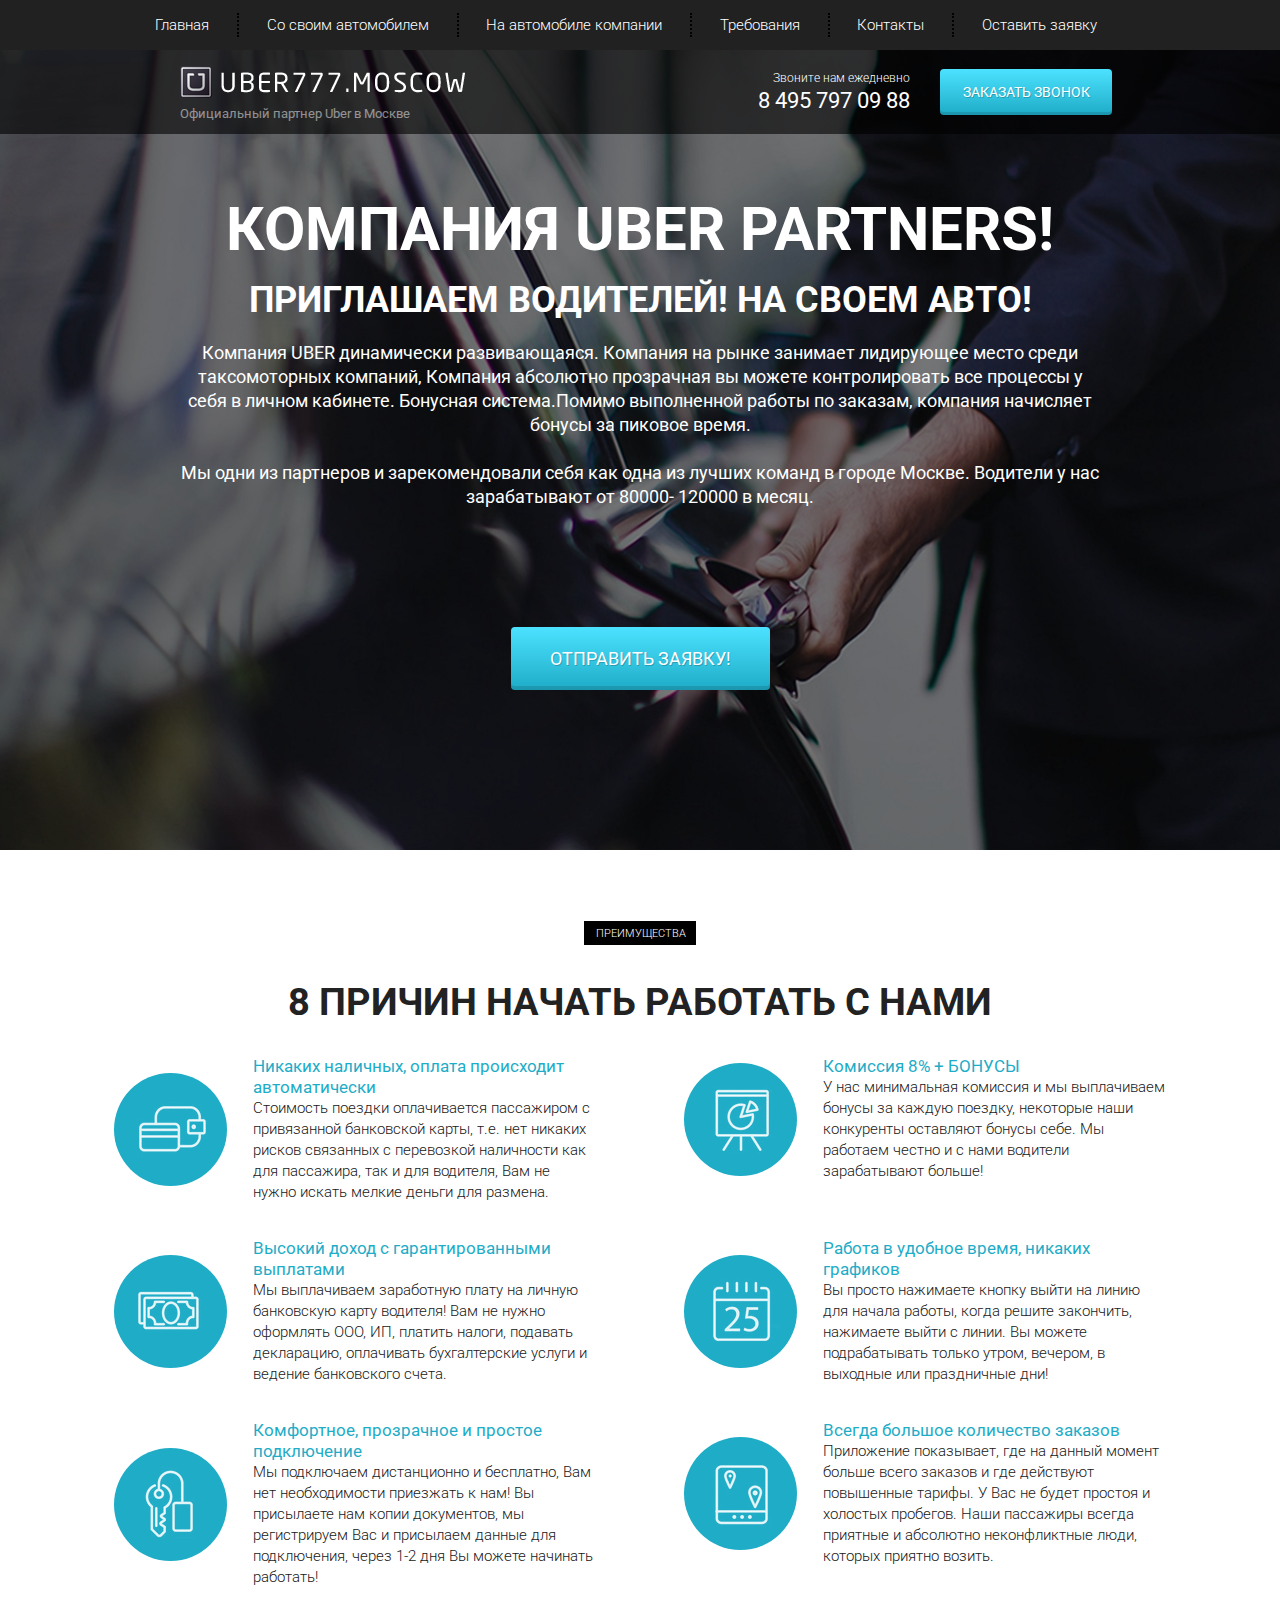
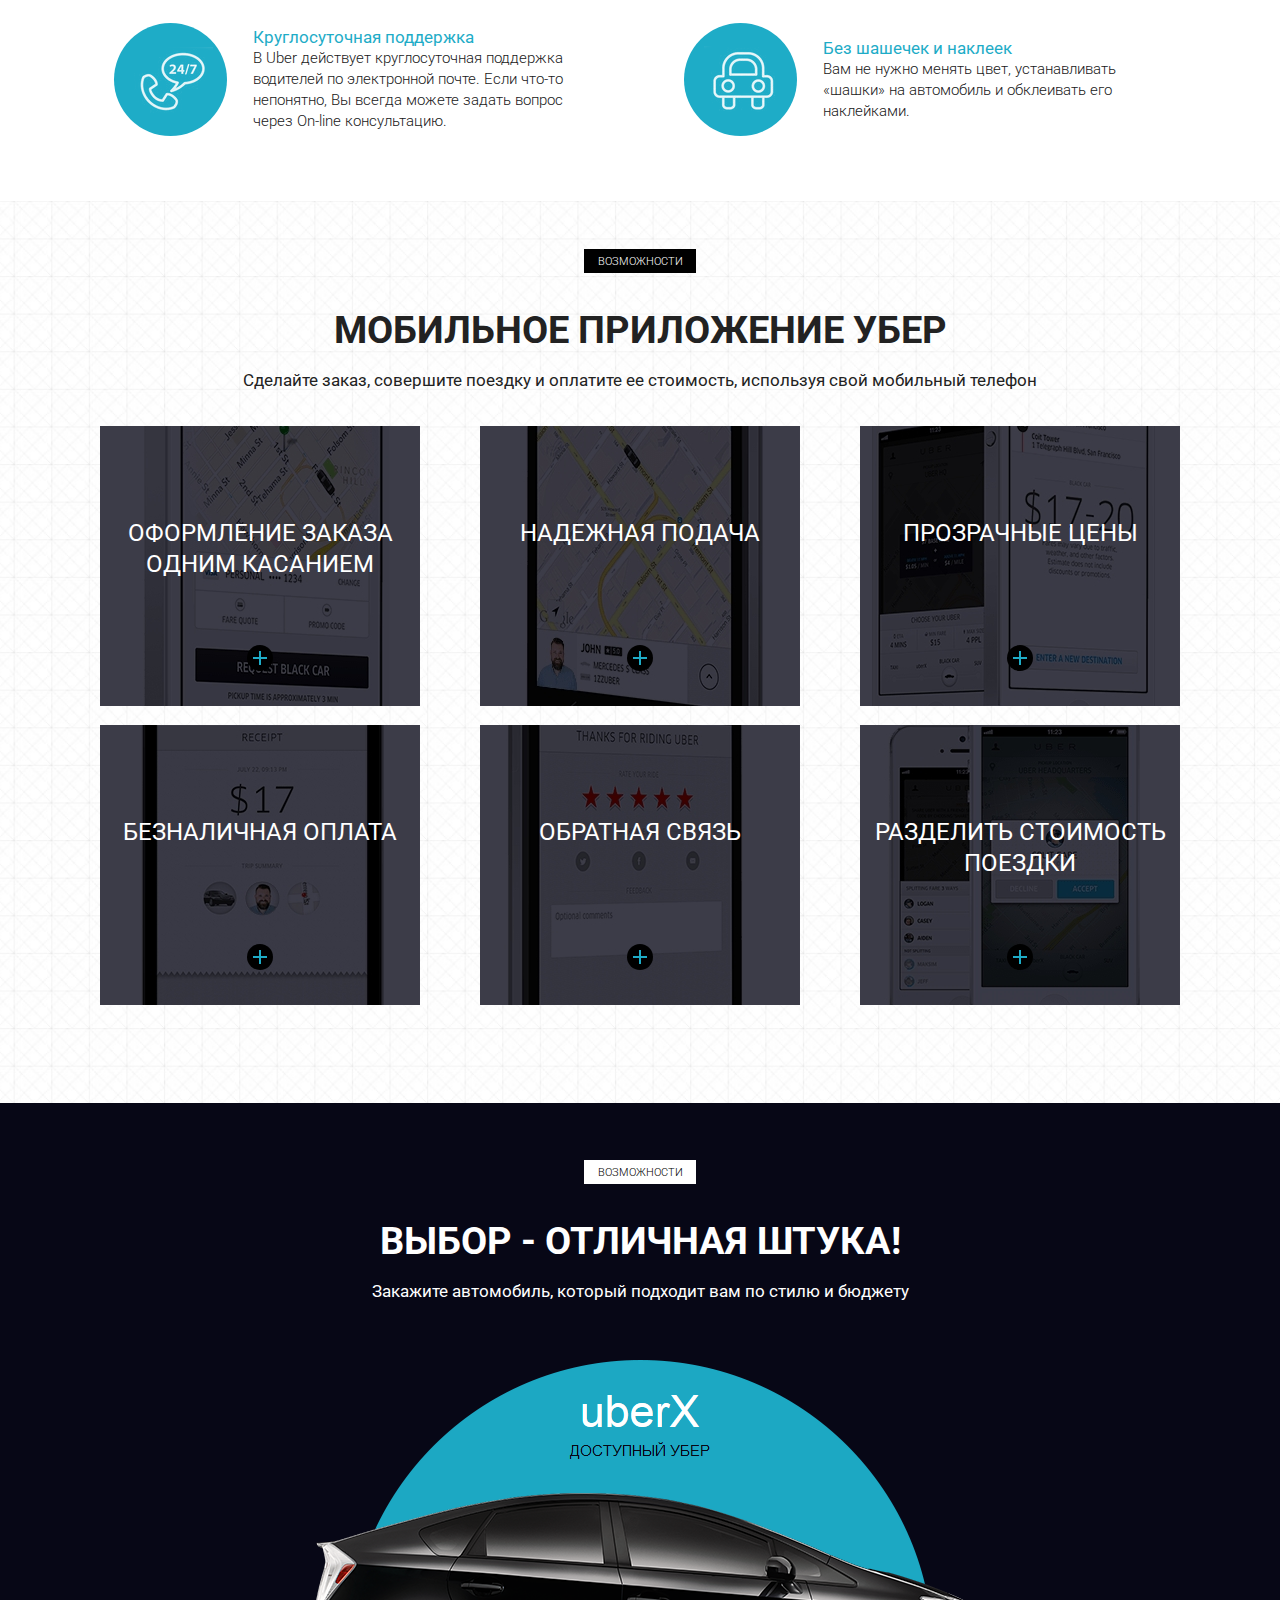
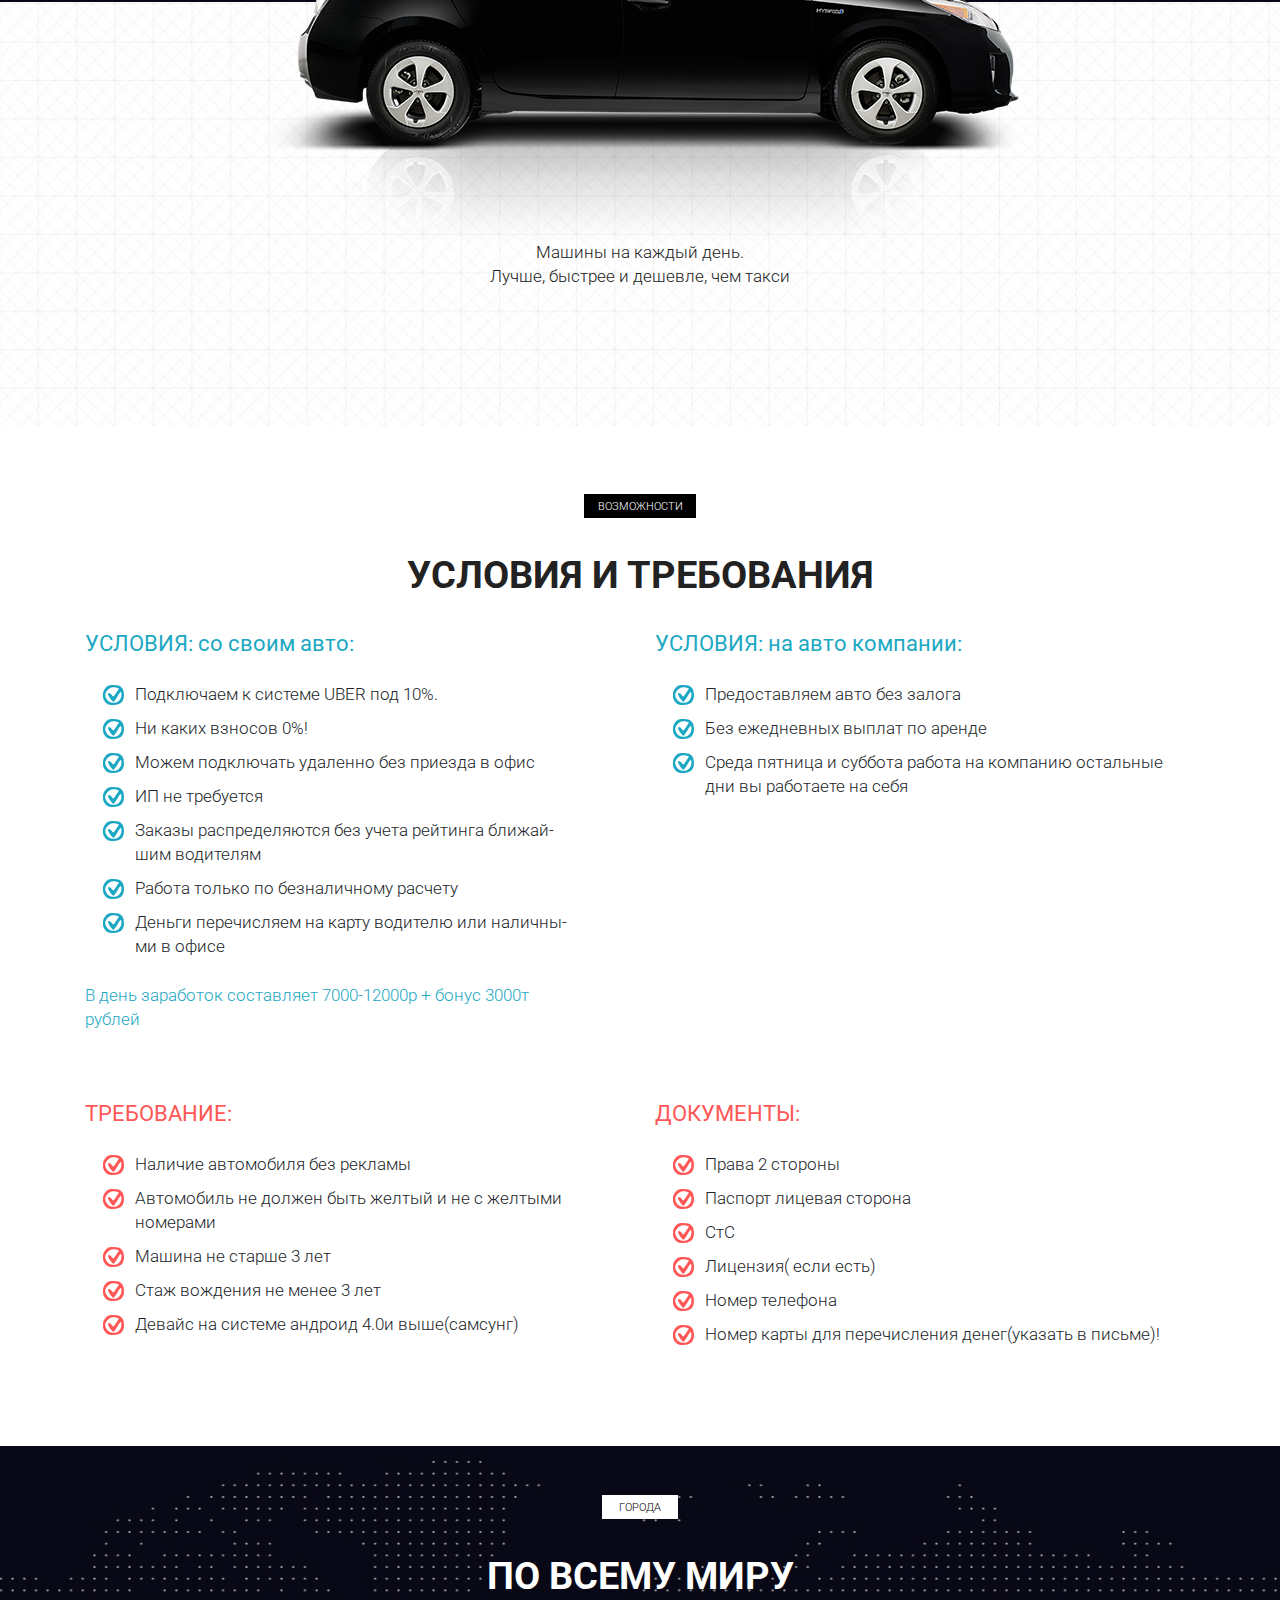
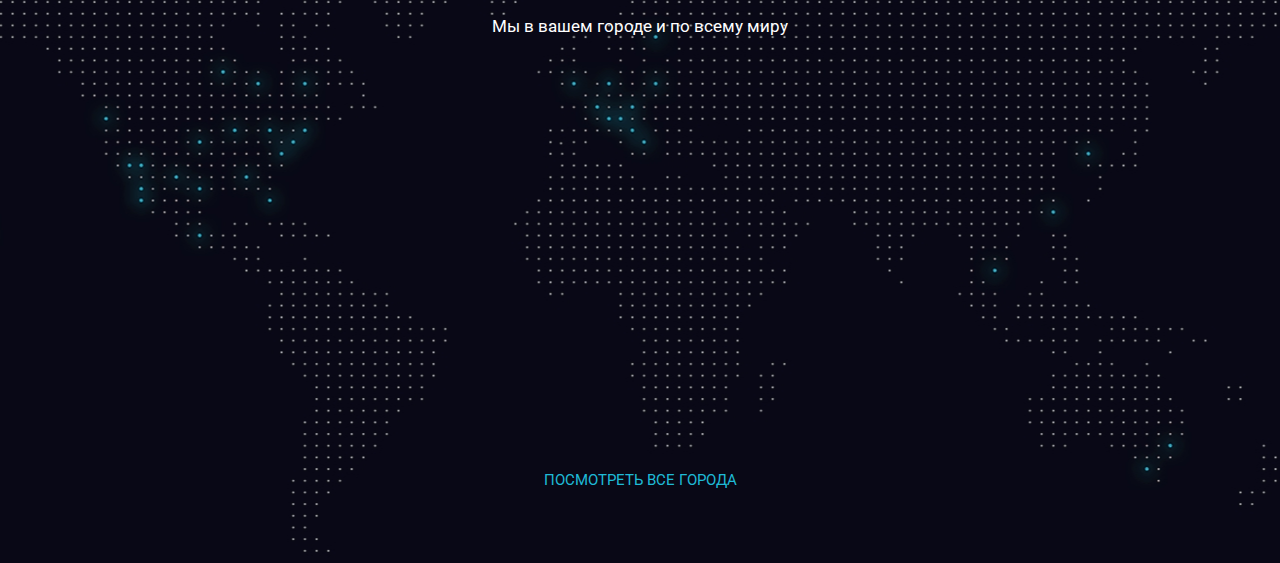
<file: index.html>
<!DOCTYPE html>
<html lang="ru">
<head>
    <meta charset="UTF-8">
    <meta name="viewport" content="width=device-width, initial-scale=1.0">
    <meta http-equiv="X-UA-Compatible" content="ie=edge">
    <title>Uber</title>
    <link rel="shortcut icon" href="icons/favicon.ico" type="image/x-icon">
    <link href="https://fonts.googleapis.com/css2?family=Roboto:wght@300;400;700;900&display=swap" rel="stylesheet"> 
    <link rel="stylesheet" href="css/bootstrap-reboot.min.css">
    <link rel="stylesheet" href="css/bootstrap-grid.min.css">
    <link rel="stylesheet" href="css/fonts.css">
    <link rel="stylesheet" href="css/style.css">
</head>
<body>
    <header>
        <nav>
            <div class="container">
                <ul class="menu">
                    <li class="menu_item"><a href="#" class="menu_link">Главная</a></li>
                    <li class="menu_item"><a href="#require" class="menu_link">Со своим автомобилем</a></li>
                    <li class="menu_item"><a href="#require" class="menu_link">На автомобиле компании</a></li>
                    <li class="menu_item"><a href="#" class="menu_link">Требования</a></li>
                    <li class="menu_item"><a href="#" class="menu_link">Контакты</a></li>
                    <li class="menu_item"><a href="#" class="menu_link">Оставить заявку</a></li>
                </ul>
            </div>
            <div class="hamburger">
                <span></span>
                <span></span>
                <span></span>
            </div>
        </nav>
        <div class="subheader">
            <div class="container">
                <div class="row">
                    <div class="col-6 col-md-4 offset-md-1">
                        <a href="#" class="subheader_logo"><img src="icons/logo.png" alt="logo"></a>
                        <div class="subheader_official">Официальный партнер Uber в Москве</div>
                    </div>
    
                    <div class="xs-hidden col-md-3 offset-md-1 col-xl-2 offset-xl-2">
                        <div class="subheader_call">Звоните нам ежедневно</div>
                        <a href="tel:84957970988" class="subheader_phone">8 495 797 09 88</a>
                    </div>
    
                    <div class="col-6 col-md-3">
                        <a href="tel:84957970988" class="xs-visible subheader_phone">8 495 797 09 88</a>
                        <button class="subheader_btn">заказать звонок</button>
                    </div>
                </div>
            </div>
        </div>
    </header>

    <section class="promo">
        <div class="container">
            <div class="row">
                <div class="col-md-12 offset-md-0 col-lg-10 offset-lg-1">
                    <h1 class="promo_header">КОМПАНИЯ UBER PARTNERS!</h1>
                    <h2 class="promo_subheader">ПРИГЛАШАЕМ ВОДИТЕЛЕЙ! НА СВОЕМ АВТО!</h2>
                    <div class="promo_descr">
                        Компания UBER  динамически развивающаяся. Компания на рынке занимает лидирующее место среди
                        таксомоторных компаний, Компания абсолютно прозрачная вы можете контролировать все процессы у себя в личном кабинете. Бонуcная система.Помимо выполненной работы по заказам, компания начисляет бонусы за
                        пиковое время.
                        <br><br>
                        Мы одни из партнеров и зарекомендовали себя как одна из лучших команд в городе Москве.  Водители у нас
                        зарабатывают от 80000- 120000 в месяц.
                    </div>
                    <button class="promo_btn">ОТПРАВИТЬ ЗАЯВКУ!</button>
                </div>
            </div>
        </div>
    </section>

    <section class="reasons">
        <div class="container">
            <div class="label">преимущества</div>
            <h2 class="title">8 причин начать работать с нами</h2>
            <div class="row">
                <div class="col-md-6">
                    <div class="reasons_block">
                        <div class="reasons_round">
                            <img src="icons/reasons/reason_1.png" alt="reason">
                        </div>
                        <div class="reasons_descr">
                            <div class="reasons_subtitle">Никаких наличных, оплата происходит автоматически</div>
                            <div class="reasons_text">
                                Стоимость поездки оплачивается пассажиром с привязанной банковской карты, т.е. нет никаких рисков связанных с перевозкой наличности как для пассажира, так и для водителя, Вам не нужно искать мелкие деньги для размена.
                            </div>
                        </div>
                    </div>
                </div>
                <div class="col-md-6">
                    <div class="reasons_block">
                        <div class="reasons_round">
                            <img src="icons/reasons/reason_2.png" alt="reason">
                        </div>
                        <div class="reasons_descr">
                            <div class="reasons_subtitle">Комиссия 8% + БОНУСЫ</div>
                            <div class="reasons_text">
                                У нас минимальная комиссия и мы выплачиваем бонусы за каждую поездку, некоторые наши конкуренты оставляют бонусы себе. Мы работаем честно и с нами водители зарабатывают больше!
                            </div>
                        </div>
                    </div>
                </div>
                <div class="col-md-6">
                    <div class="reasons_block">
                        <div class="reasons_round">
                            <img src="icons/reasons/reason_3.png" alt="reason">
                        </div>
                        <div class="reasons_descr">
                            <div class="reasons_subtitle">Высокий доход с гарантированными выплатами</div>
                            <div class="reasons_text">
                                Мы выплачиваем заработную плату на личную банковскую карту водителя! Вам не нужно оформлять ООО, ИП, платить налоги, подавать декларацию, оплачивать бухгалтерские услуги и ведение банковского счета.
                            </div>
                        </div>
                    </div>
                </div>
                <div class="col-md-6">
                    <div class="reasons_block">
                        <div class="reasons_round">
                            <img src="icons/reasons/reason_4.png" alt="reason">
                        </div>
                        <div class="reasons_descr">
                            <div class="reasons_subtitle">Работа в удобное время, никаких графиков</div>
                            <div class="reasons_text">
                                Вы просто нажимаете кнопку выйти на линию для начала работы, когда решите закончить, нажимаете выйти с линии. Вы можете подрабатывать только утром, вечером, в выходные или праздничные дни!
                            </div>
                        </div>
                    </div>
                </div>
                <div class="col-md-6">
                    <div class="reasons_block">
                        <div class="reasons_round">
                            <img src="icons/reasons/reason_5.png" alt="reason">
                        </div>
                        <div class="reasons_descr">
                            <div class="reasons_subtitle">Комфортное, прозрачное и простое подключение</div>
                            <div class="reasons_text">
                                Мы подключаем дистанционно и бесплатно, Вам нет необходимости приезжать к нам! Вы присылаете нам копии документов, мы регистрируем Вас и присылаем данные для подключения, через 1-2 дня Вы можете начинать работать!
                            </div>
                        </div>
                    </div>
                </div>
                <div class="col-md-6">
                    <div class="reasons_block">
                        <div class="reasons_round">
                            <img src="icons/reasons/reason_6.png" alt="reason">
                        </div>
                        <div class="reasons_descr">
                            <div class="reasons_subtitle">Всегда большое количество заказов</div>
                            <div class="reasons_text">
                                Приложение показывает, где на данный момент больше всего заказов и где действуют повышенные тарифы. У Вас не будет простоя и холостых пробегов. Наши пассажиры всегда приятные и абсолютно неконфликтные люди, которых приятно возить.
                            </div>
                        </div>
                    </div>
                </div>
                <div class="col-md-6">
                    <div class="reasons_block">
                        <div class="reasons_round">
                            <img src="icons/reasons/reason_7.png" alt="reason">
                        </div>
                        <div class="reasons_descr">
                            <div class="reasons_subtitle">Круглосуточная поддержка</div>
                            <div class="reasons_text">
                                В Uber действует круглосуточная поддержка водителей по электронной почте. Если что-то непонятно, Вы всегда можете задать вопрос через On-line консультацию.
                            </div>
                        </div>
                    </div>
                </div>
                <div class="col-md-6">
                    <div class="reasons_block">
                        <div class="reasons_round">
                            <img src="icons/reasons/reason_8.png" alt="reason">
                        </div>
                        <div class="reasons_descr">
                            <div class="reasons_subtitle">Без шашечек и наклеек</div>
                            <div class="reasons_text">
                                Вам не нужно менять цвет, устанавливать «шашки» на автомобиль и обклеивать его наклейками.
                            </div>
                        </div>
                    </div>
                </div>
            </div>
        </div>
    </section>

    <section class="mobile">
        <div class="container">
            <div class="label">возможности</div>
            <h2 class="title">мобильное приложение убер</h2>
            <div class="subtitle">Сделайте заказ, совершите поездку и оплатите ее стоимость, используя свой мобильный телефон</div>

            <div class="row">
                <div class="col-md-6 offset-md-0 col-lg-4 offset-lg-0">
                    <div class="mobile_item mobile_item_1">
                        <div class="mobile_item_subtitle">
                            оформление заказа одним касанием
                        </div>
                        <div class="mobile_item_plus"></div>
                    </div>
                </div>
                <div class="col-md-6 offset-md-0 col-lg-4 offset-lg-0">
                    <div class="mobile_item mobile_item_2">
                        <div class="mobile_item_subtitle">
                            надежная подача
                        </div>
                        <div class="mobile_item_plus"></div>
                    </div>
                </div>
                <div class="col-md-6 offset-md-0 col-lg-4 offset-lg-0">
                    <div class="mobile_item mobile_item_3">
                        <div class="mobile_item_subtitle">
                            прозрачные цены
                        </div>
                        <div class="mobile_item_plus"></div>
                    </div>
                </div>
                <div class="col-md-6 offset-md-0 col-lg-4 offset-lg-0">
                    <div class="mobile_item mobile_item_4">
                        <div class="mobile_item_subtitle">
                            безналичная оплата
                        </div>
                        <div class="mobile_item_plus"></div>
                    </div>
                </div>
                <div class="col-md-6 offset-md-0 col-lg-4 offset-lg-0">
                    <div class="mobile_item mobile_item_5">
                        <div class="mobile_item_subtitle">
                            обратная связь
                        </div>
                        <div class="mobile_item_plus"></div>
                    </div>
                </div>
                <div class="col-md-6 offset-md-0 col-lg-4 offset-lg-0">
                    <div class="mobile_item mobile_item_6">
                        <div class="mobile_item_subtitle">
                            разделить стоимость поездки
                        </div>
                        <div class="mobile_item_plus"></div>
                    </div>
                </div>
            </div>
        </div>
    </section>

    <section class="choice">
        <div class="container">
            <div class="black"></div>
            <div class="label label_white">возможности</div>
            <h2 class="title title_white">Выбор - отличная штука!</h2>
            <div class="subtitle subtitle_white">Закажите автомобиль, который подходит вам по стилю и бюджету</div>

            <img src="img/car.png" alt="uber car" class="choice_img">
            <div class="choice_descr">
                Машины на каждый день.<br>
                Лучше, быстрее и дешевле, чем такси
            </div>
        </div>
    </section>

    <section class="require" id='require'>
        <div class="container">
            <div class="label">возможности</div>
            <h2 class="title">условия и требования</h2>
        <div class="row">
            <div class="col-md-6">
                <div class="require_block">
                    <div class="require_title">
                        УСЛОВИЯ: со своим авто:
                    </div>
                    <ul class="require_list">
                        <li>Подключаем к системе UBER  под 10%.</li>
                        <li>
                            Ни каких взносов  0%!
                        </li>
                        <li>
                            Можем подключать удаленно без приезда в офис
                        </li>
                        <li>
                            ИП не требуется
                        </li>
                        <li>
                            Заказы распределяются без учета рейтинга ближай-<br>шим водителям
                        </li>
                        <li>
                            Работа только по безналичному расчету
                        </li>
                        <li>
                            Деньги перечисляем на карту водителю или наличны-<br>ми в офисе
                        </li>
                    </ul>
                    <div class="require_descr">
                        В день заработок составляет 7000-12000р + бонус 3000т<br> рублей
                    </div>
                </div>
            </div>
            <div class="col-md-6">
                <div class="require_block">
                    <div class="require_title">
                        УСЛОВИЯ: на авто компании:
                    </div>
                    <ul class="require_list">
                        <li>
                            Предоставляем авто без залога
                        </li>
                        <li>
                            Без ежедневных выплат по аренде
                        </li>
                        <li>
                            Среда пятница и суббота работа на компанию остальные дни вы работаете на себя
                        </li>
                    </ul>
                </div>
            </div>
            <div class="col-md-6">
                <div class="require_block require_block_nmb warning">
                    <div class="require_title">
                        ТРЕБОВАНИЕ:
                    </div>
                    <ul class="require_list">
                        <li>
                            Наличие автомобиля без рекламы
                        </li>
                        <li>
                            Автомобиль не должен быть желтый и не с желтыми номерами
                        </li>
                        <li>
                            Машина не старше 3 лет
                        </li>
                        <li>
                            Стаж вождения не менее 3 лет
                        </li>
                        <li>
                            Девайс на системе андроид 4.0и выше(самсунг)
                        </li>
                    </ul>
                </div>
            </div>
            <div class="col-md-6">
                <div class="require_block require_block_nmb warning">
                    <div class="require_title">
                        ДОКУМЕНТЫ:
                    </div>
                    <ul class="require_list">
                        <li>
                            Права 2 стороны
                        </li>
                        <li>
                            Паспорт лицевая сторона
                        </li>
                        <li>
                            СтС
                        </li>
                        <li>
                            Лицензия( если есть)
                        </li>
                        <li>
                            Номер телефона
                        </li>
                        <li>
                            Номер карты для перечисления денег(указать в письме)!
                        </li>
                    </ul>
                </div>
            </div>
        </div>
        </div>
    </section>

    <section class="world">
        <div class="container">
            <div class="label label_white label_min">города</div>
            <h2 class="title title_white">По всему миру</h2>
            <div class="subtitle subtitle_white">Мы в вашем городе и по всему миру</div>

            <a href="#" class="world_link">посмотреть все города</a>
        </div>
    </section>

    <!-- <footer>
        <div class="footer_divider"></div>
        <div class="footer_wrapper">
            <div>
                <div class="footer_social">
                    <a href="#" class="footer_social_item">
                        <span class="icon-facebook-f"></span>
                    </a>
                    <a href="#" class="footer_social_item">
                        <span class="icon-twitter"></span>
                    </a>
                    <a href="#" class="footer_social_item">
                        <span class="icon-linkedin"></span>
                    </a>
                    <a href="#" class="footer_social_item">
                        <span class="icon-instagram"></span>
                    </a>
                </div>
            </div>
            <div>
                <div class="footer_links">
                    <div class="footer_links_main">
                        <a href="#">на главную</a>
                        <a href="#">города</a>
                        <a href="#">для водителей</a>
                    </div>
                    <div class="footer_links_sub">
                        <a href="#">центр поддержки</a>
                        <a href="#">вакансии</a>
                        <a href="#">разработчики</a>
                        <a href="#">блог</a>
                        <a href="#">о нас</a>
                    </div>
                    <a href="#" class="footer_links_lang">Русский</a>
                </div>
            </div>
            <div>
                <div class="footer_mobile">
                    <a href="#">
                        <img src="img/app_store.png" alt="App Store">
                    </a>
                    <a href="#">
                        <img src="img/google_play.png" alt="Google play">
                    </a>
                    <a href="#">
                        <img src="img/windows_store.png" alt="Windows store">
                    </a>
                </div>
            </div>
        </div>
    </footer> -->

    <script src='js/script.js'></script>

</body>
</html>
</file>
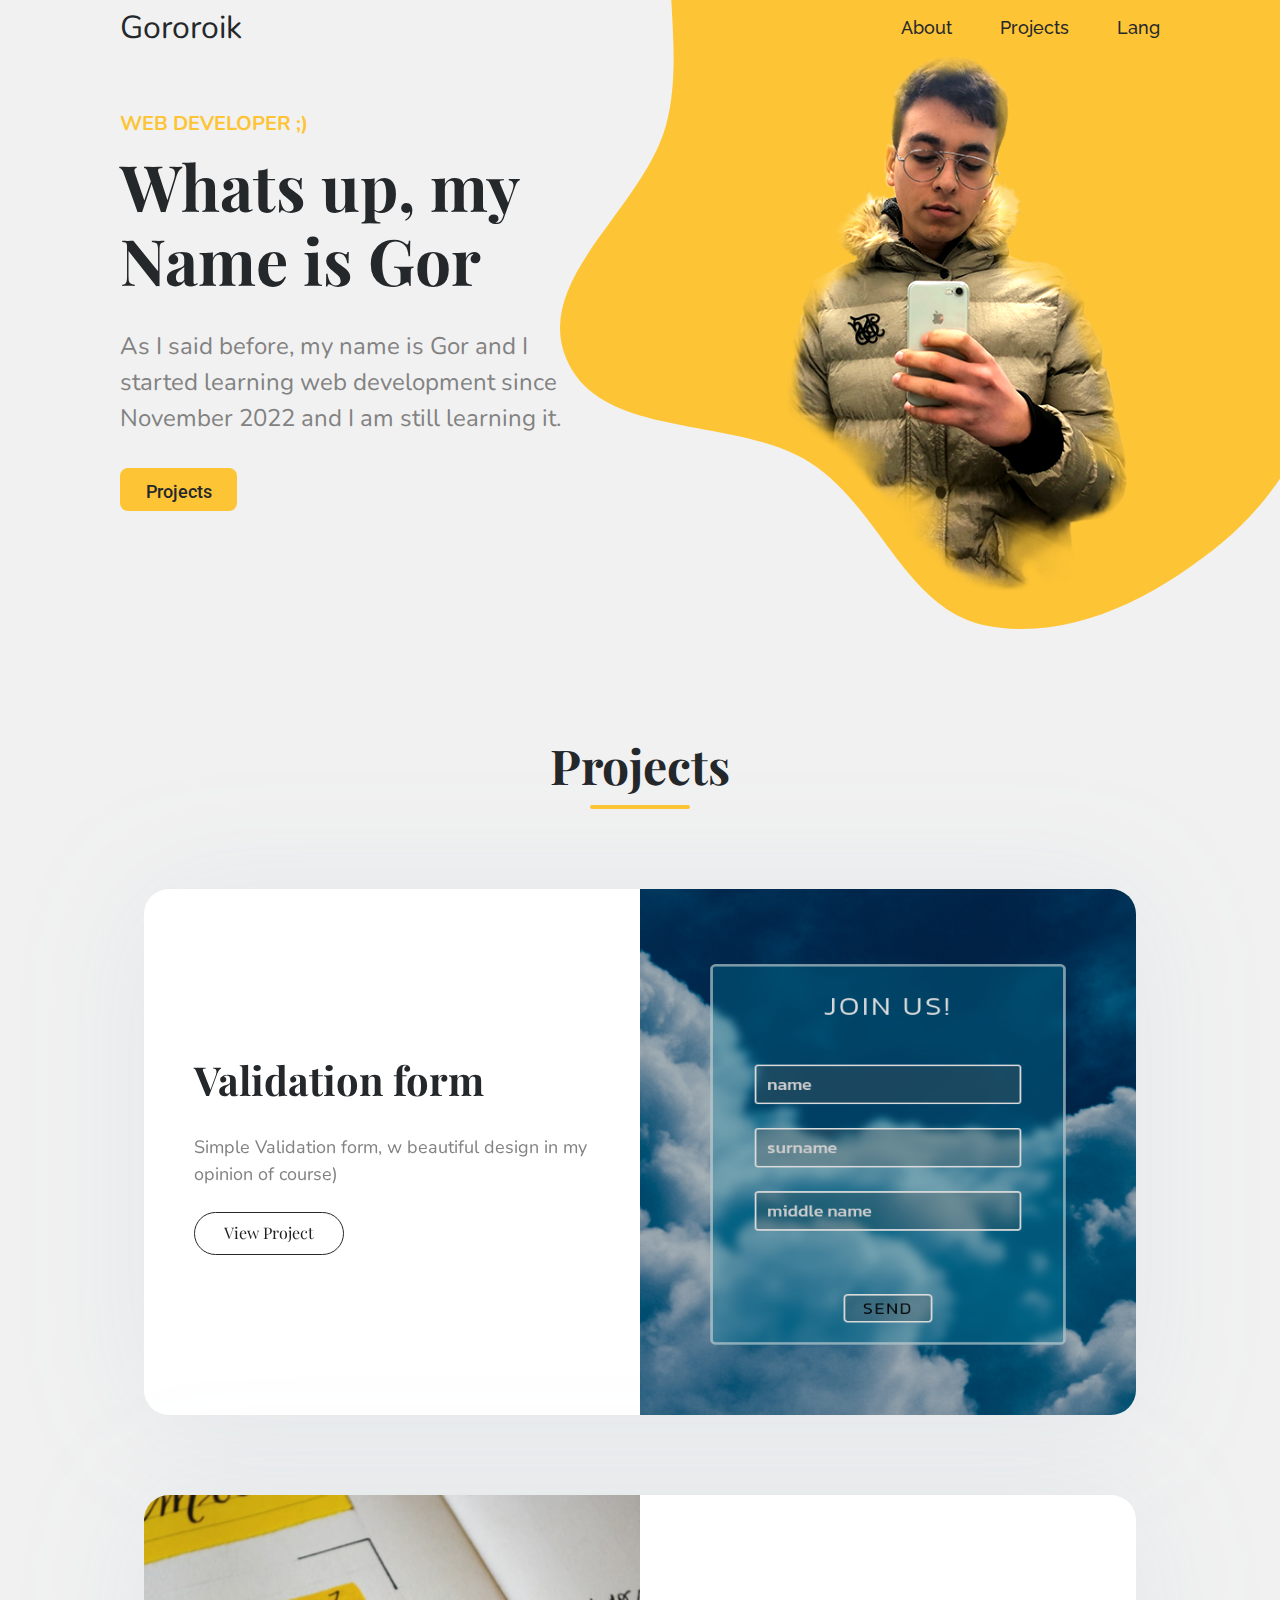
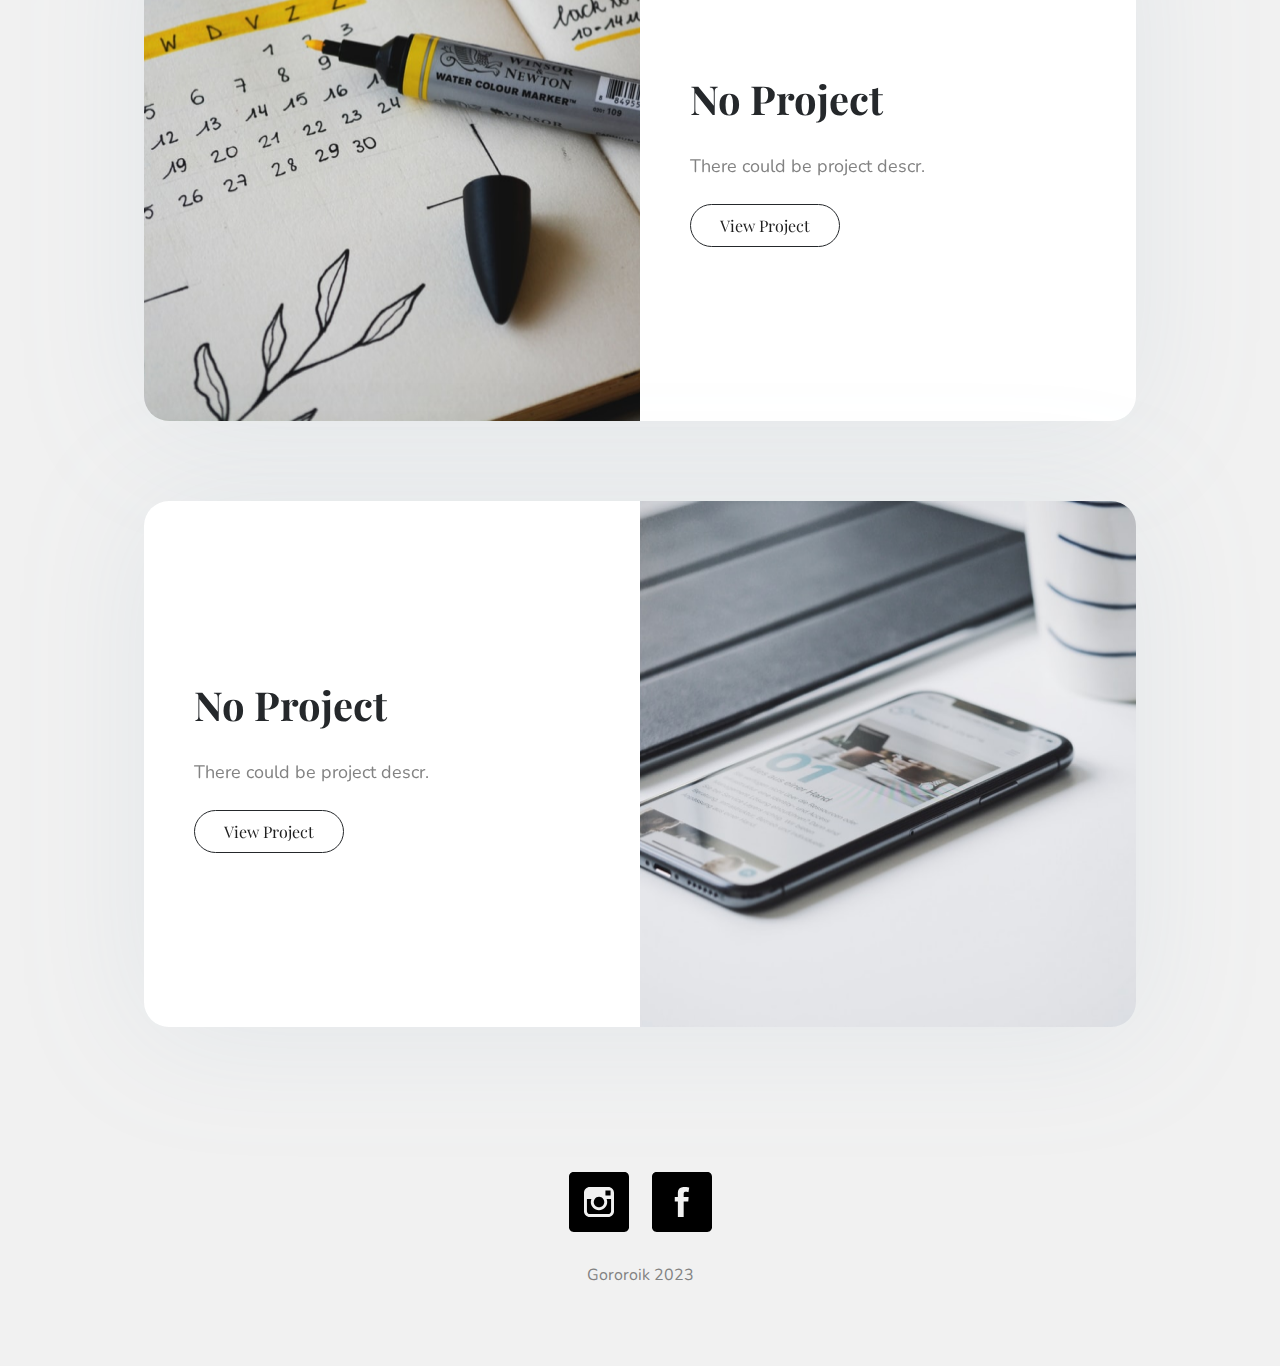
<file: portfolio/index.html>
<!DOCTYPE html>
<html lang="en">
    <head>
        <meta charset="UTF-8" />
        <meta http-equiv="X-UA-Compatible" content="IE=edge" />
        <meta name="viewport" content="width=device-width, initial-scale=1.0" />
        <title>Portfolio</title>
        <link
            href="https://fonts.googleapis.com/css2?family=Raleway:wght@100;200;300;400;500;600;700;800;900&display=swap"
            rel="stylesheet"
        />
        <link
            href="https://fonts.googleapis.com/css2?family=Nunito:wght@200;300;400;500;600;700;800;900;1000&display=swap"
            rel="stylesheet"
        />
        <link
            href="https://fonts.googleapis.com/css2?family=Playfair+Display:wght@400;500;600;700;800;900&display=swap"
            rel="stylesheet"
        />
        <link
            href="https://fonts.googleapis.com/css2?family=Roboto:wght@500&display=swap"
            rel="stylesheet"
        />
        <link rel="stylesheet" href="css/bootstrap-reboot.min.css" />
        <link rel="stylesheet" href="css/bootstrap-grid.min.css" />
        <link rel="stylesheet" href="css/style.min.css" />
    </head>

    <body>
        <div class="images">
            <div class="yellow-bg">
                <svg
                    width="720"
                    height="629"
                    viewBox="0 0 720 629"
                    fill="none"
                    xmlns="http://www.w3.org/2000/svg"
                >
                    <path
                        fill-rule="evenodd"
                        clip-rule="evenodd"
                        d="M426.755 -247.339C526.01 -242.623 630.416 -205.737 691.019 -128.942C747.053 -57.9359 709.403 42.8884 725.408 131.114C738.276 202.044 786.302 264.961 775.404 336.204C763.332 415.132 724.842 490.453 662.532 542.186C597.271 596.368 510.835 641.895 426.755 625.671C345.261 609.947 319.875 506.823 250.249 462.635C174.069 414.287 41.2528 440.785 6.43092 358.913C-27.6816 278.71 83.9568 208.257 106.308 124.209C131.067 31.1084 79.6084 -81.3667 143.094 -154.976C208.865 -231.236 324.689 -252.189 426.755 -247.339Z"
                        fill="#FDC435"
                    />
                </svg>
                <div class="gor">
                    <img
                        class="gor__img gorzoom"
                        src="img/menak2.png"
                        alt="gor"
                    />
                </div>
                <!-- <img src="img/lastGor.png" alt="yellow-bg"> -->
                <!-- <div class="man-bg">
                <img src="img/man.png" alt="man">
            </div> -->
            </div>
        </div>

        <div class="menu-btn">
            <span></span>
            <span></span>
            <span></span>
        </div>

        <div class="menu-close"><span>&times;</span></div>

        <div class="menu">
            <nav>
                <ul>
                    <li class="menu__item">
                        <a href="#" class="a underline__title">Main</a>
                    </li>
                    <li class="menu__item">
                        <a href="pages/about.html" class="a underline__title"
                            >About</a
                        >
                    </li>
                    <li class="menu__item">
                        <a href="#projects" class="a underline__title"
                            >Projects</a
                        >
                    </li>
                    <li class="menu__items_langs">
                        <a href="#" class="underline__title1 menu__link a"
                            >Lang</a
                        >
                        <ul class="menu__langs">
                            <li class="menu__lang">
                                <a class="menu__lang_link" href="#">Eng</a>
                            </li>
                            <li class="menu__lang">
                                <a class="menu__lang_link" href="pages/ru.html"
                                    >Rus</a
                                >
                            </li>
                            <li class="menu__lang">
                                <a class="menu__lang_link" href="pages/am.html"
                                    >Arm</a
                                >
                            </li>
                        </ul>
                    </li>
                </ul>
            </nav>
        </div>

        <header class="header" id="start">
            <div class="header_container">
                <nav class="header__nav">
                    <ul class="header__ul">
                        <li class="header__item_logo">
                            <!-- <img class='header__logo' src="icons/logo.svg" alt="logo"> -->
                            <a href="#" class="title-link">
                                <div class="header__title underline__title1">
                                    Gororoik
                                </div>
                            </a>
                        </li>
                    </ul>
                    <ul class="header__ul ul-unshow">
                        <li class="header__item">
                            <a
                                class="header__link underline"
                                href="pages/about.html"
                                >About</a
                            >
                        </li>
                        <li class="header__item">
                            <a class="header__link underline" href="#projects"
                                >Projects</a
                            >
                        </li>
                        <li class="header__item">
                            <a class="header__link underline lan" href="#"
                                >Lang</a
                            >
                            <ul class="langs">
                                <li class="lang">
                                    <a class="a" href="#">Eng</a>
                                </li>
                                <li class="lang">
                                    <a class="a" href="pages/ru.html">Rus</a>
                                </li>
                                <li class="lang">
                                    <a class="a" href="pages/am.html">Arm</a>
                                </li>
                            </ul>
                        </li>
                    </ul>
                </nav>
            </div>
        </header>

        <section class="main">
            <div class="main__wrapper">
                <div class="main__smallTitle">Web Developer ;)</div>
                <div class="main__title">Whats up, my Name is Gor</div>
                <div class="main__descr">
                    As I said before, my name is Gor and I started learning web
                    development since November 2022 and I am still learning it.
                </div>
                <a href="#projects"
                    ><button class="button btn-yellow">Projects</button></a
                >
                <!-- <button class="button btn-white">LinkedIn</button> -->
            </div>
        </section>

        <section class="projects" id="projects">
            <div class="container">
                <div class="projects__title">Projects</div>
                <div class="projects__divider"></div>

                <div class="projects-card">
                    <div class="projects-card__text-block">
                        <div class="projects-card__title">Validation form</div>
                        <div class="projects-card__descr">
                            Simple Validation form, w beautiful design in my
                            opinion of course)
                        </div>
                        <a
                            href="https://gororoik.github.io/site4/"
                            target="_blank"
                            ><button class="projects-card__btn">
                                View Project
                            </button></a
                        >
                    </div>
                    <div class="projects-card__img-block">
                        <img src="img/validation.png" alt="card1" />
                    </div>
                </div>

                <div class="projects-card another__card">
                    <div class="projects-card__img-block another__img-block">
                        <img src="img/card2.png" alt="card1" />
                    </div>
                    <div class="projects-card__text-block another__text-block">
                        <div class="projects-card__title another__title">
                            No Project
                        </div>
                        <div class="projects-card__descr another__descr">
                            There could be project descr.
                        </div>
                        <a href="#"
                            ><button class="projects-card__btn another__btn">
                                View Project
                            </button></a
                        >
                    </div>
                </div>

                <div class="projects-card">
                    <div class="projects-card__text-block">
                        <div class="projects-card__title">No Project</div>
                        <div class="projects-card__descr">
                            There could be project descr.
                        </div>
                        <a href="#"
                            ><button class="projects-card__btn">
                                View Project
                            </button></a
                        >
                    </div>
                    <div class="projects-card__img-block">
                        <img src="img/card3.png" alt="card1" />
                    </div>
                </div>
            </div>
        </section>

        <footer class="footer">
            <div class="container">
                <div class="icons__wrapper">
                    <a
                        href="https://www.instagram.com/gor.torosyann/"
                        class="icon__link instagram"
                        target="_blank"
                    >
                        <svg
                            fill="#000000"
                            height="800px"
                            width="800px"
                            version="1.1"
                            id="Layer_1"
                            xmlns="http://www.w3.org/2000/svg"
                            xmlns:xlink="http://www.w3.org/1999/xlink"
                            viewBox="-143 145 512 512"
                            xml:space="preserve"
                        >
                            <g>
                                <path
                                    d="M113,446c24.8,0,45.1-20.2,45.1-45.1c0-9.8-3.2-18.9-8.5-26.3c-8.2-11.3-21.5-18.8-36.5-18.8s-28.3,7.4-36.5,18.8
                       c-5.3,7.4-8.5,16.5-8.5,26.3C68,425.8,88.2,446,113,446z"
                                />
                                <polygon
                                    points="211.4,345.9 211.4,308.1 211.4,302.5 205.8,302.5 168,302.6 168.2,346 	"
                                />
                                <path
                                    d="M329,145h-432c-22.1,0-40,17.9-40,40v432c0,22.1,17.9,40,40,40h432c22.1,0,40-17.9,40-40V185C369,162.9,351.1,145,329,145z
                        M241,374.7v104.8c0,27.3-22.2,49.5-49.5,49.5h-157C7.2,529-15,506.8-15,479.5V374.7v-52.3c0-27.3,22.2-49.5,49.5-49.5h157
                       c27.3,0,49.5,22.2,49.5,49.5V374.7z"
                                />
                                <path
                                    d="M183,401c0,38.6-31.4,70-70,70c-38.6,0-70-31.4-70-70c0-9.3,1.9-18.2,5.2-26.3H10v104.8C10,493,21,504,34.5,504h157
                       c13.5,0,24.5-11,24.5-24.5V374.7h-38.2C181.2,382.8,183,391.7,183,401z"
                                />
                            </g>
                        </svg>
                    </a>
                    <a
                        href="https://www.facebook.com/goro.torosyan/"
                        class="icon__link linkedin"
                        target="_blank"
                    >
                        <svg
                            fill="#000000"
                            height="800px"
                            width="800px"
                            version="1.1"
                            id="Layer_1"
                            xmlns="http://www.w3.org/2000/svg"
                            xmlns:xlink="http://www.w3.org/1999/xlink"
                            viewBox="-143 145 512 512"
                            xml:space="preserve"
                        >
                            <path
                                d="M329,145h-432c-22.1,0-40,17.9-40,40v432c0,22.1,17.9,40,40,40h432c22.1,0,40-17.9,40-40V185C369,162.9,351.1,145,329,145z
                    M169.5,357.6l-2.9,38.3h-39.3v133H77.7v-133H51.2v-38.3h26.5v-25.7c0-11.3,0.3-28.8,8.5-39.7c8.7-11.5,20.6-19.3,41.1-19.3
                   c33.4,0,47.4,4.8,47.4,4.8l-6.6,39.2c0,0-11-3.2-21.3-3.2c-10.3,0-19.5,3.7-19.5,14v29.9H169.5z"
                            />
                        </svg>
                    </a>
                    <!-- <a href="#" class="icon__link envelope">
                        <svg
                            width="48"
                            height="48"
                            viewBox="0 0 48 48"
                            fill="none"
                            xmlns="http://www.w3.org/2000/svg"
                        >
                            <path
                                fill-rule="evenodd"
                                clip-rule="evenodd"
                                d="M3.13125 12.1467C3.3959 10.9686 4.04647 9.91683 4.97642 9.16349C5.90637 8.41014 7.06057 7.99992 8.25 8H39.75C40.9394 7.99992 42.0936 8.41014 43.0236 9.16349C43.9535 9.91683 44.6041 10.9686 44.8687 12.1467L24 25.104L3.13125 12.1467ZM3 15.192V34.136L18.2329 24.648L3 15.192ZM20.7476 26.2133L3.50138 36.952C3.92748 37.8648 4.60001 38.6358 5.44068 39.1754C6.28135 39.715 7.25558 40.001 8.25 40H39.75C40.7443 40.0002 41.7181 39.7136 42.5583 39.1736C43.3985 38.6335 44.0705 37.8622 44.496 36.9493L27.2498 26.2107L24 28.2293L20.7476 26.2107V26.2133ZM29.7671 24.6507L45 34.136V15.192L29.7671 24.648V24.6507Z"
                                fill="#25282B"
                            />
                        </svg>
                    </a> -->
                </div>
                <copyright class="footer__copyright"> Gororoik 2023 </copyright>
            </div>
        </footer>

        <a href="#start" class="scroll">
            <i class="arrow"></i>
        </a>

        <script src="js/script.js"></script>
    </body>
</html>
</file>
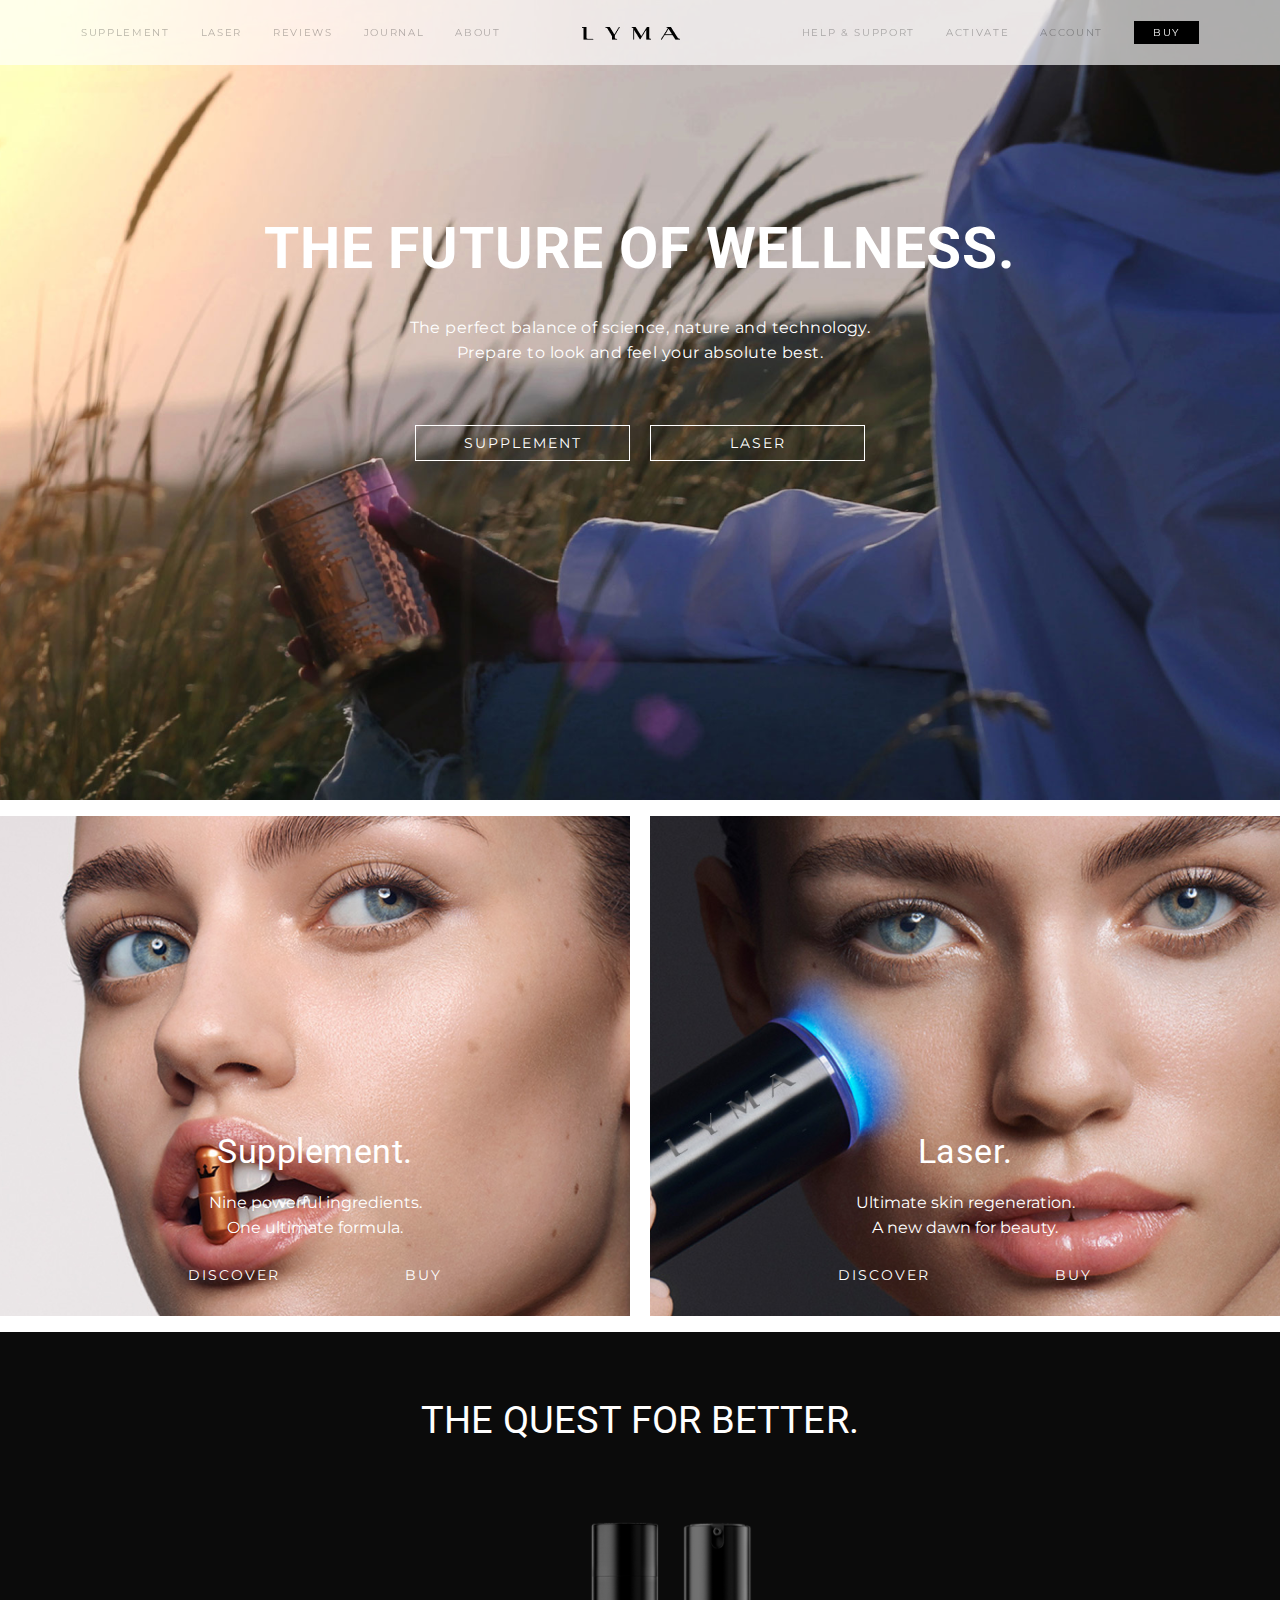
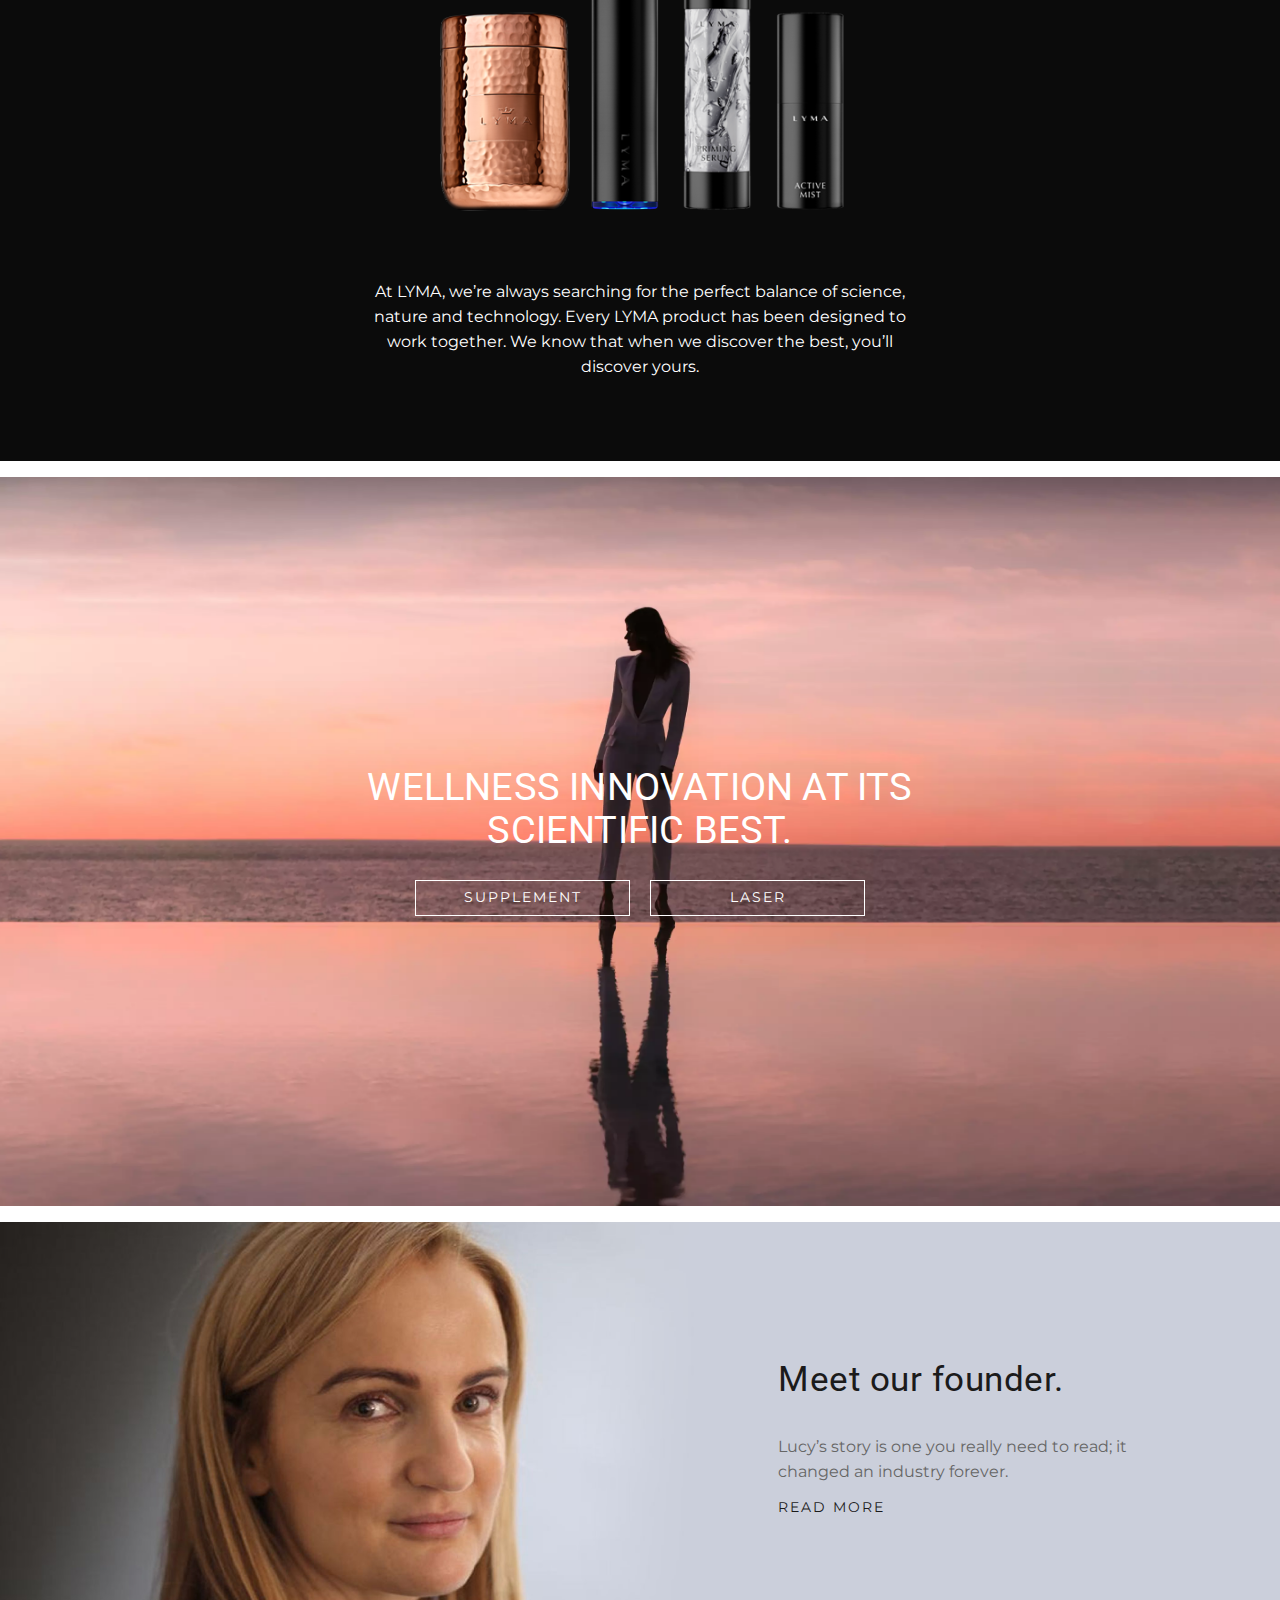
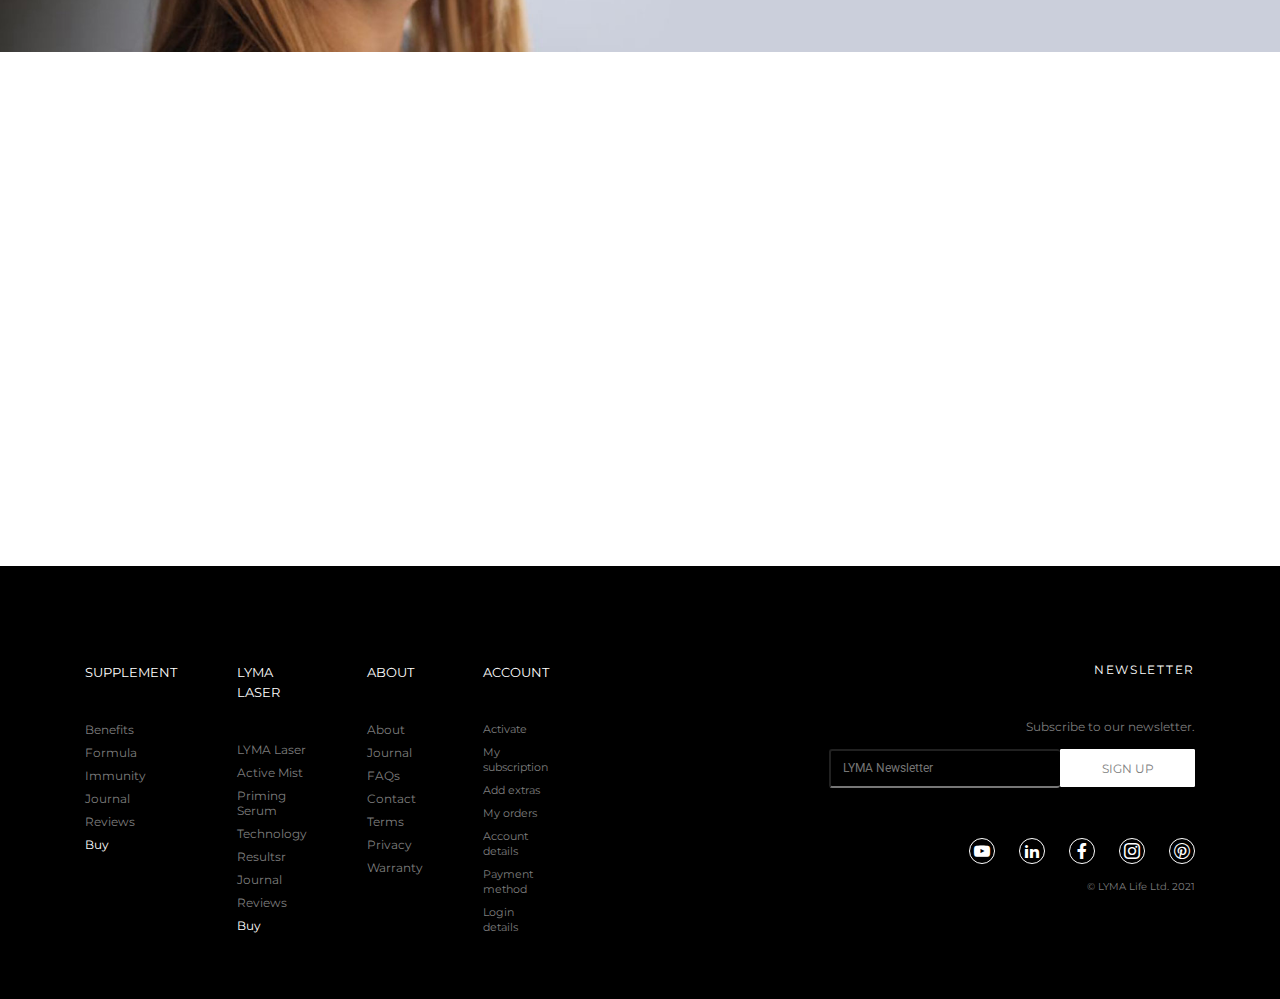
<file: site2/index.html>
<!DOCTYPE html>
<html lang="en">

<head>
    <meta charset="UTF-8">
    <meta http-equiv="X-UA-Compatible" content="IE=edge">
    <meta name="viewport" content="width=device-width, initial-scale=1.0">
    <title>LYMA® | Science-Backed Supplements & Anti-Ageing Skin Laser</title>
    <link href="https://fonts.googleapis.com/css2?family=Montserrat&family=Roboto&display=swap" rel="stylesheet">
    <link rel="stylesheet" href="css/fonts.css">
    <link rel="stylesheet" href="css/bootstrap-reboot.min.css">
    <link rel="stylesheet" href="css/bootstrap-grid.min.css">
    <link rel="stylesheet" href="css/style.css">
</head>

<body>
    <header>
        <div class="nav">
            <div class="left_corner">
                <nav>
                    <ul class='left_corner_menu'>
                        <li class='left_corner_menu_item'><a href="#">SUPPLEMENT</a></li>
                        <li class='left_corner_menu_item'><a href="#">LASER</a></li>
                        <li class='left_corner_menu_item'><a href="#">REVIEWS</a></li>
                        <li class='left_corner_menu_item'><a href="#">JOURNAL</a></li>
                        <li class='left_corner_menu_item'><a href="#">ABOUT</a></li>
                    </ul>
                </nav>
            </div>
            <div class="center">
                <a href="#" class='center_logo'><img src="icons/logo/lyma_logo.png" alt="logo"></a>
            </div>
            <div class="right_corner">
                <nav>
                    <ul class='right_corner_menu'>
                        <li class='right_corner_menu_item'><a href="#">HELP & SUPPORT</a></li>
                        <li class='right_corner_menu_item'><a href="#">ACTIVATE</a></li>
                        <li class='right_corner_menu_item'><a href="#">ACCOUNT</a></li>
                        <li class='right_corner_menu_item'><button class="right_corner_menu_item_btn">BUY</button></li>
                    </ul>
                </nav>
            </div>
        </div>
        <div class="main">
            <div class="container">
                <h1 class='title'>
                    THE FUTURE OF WELLNESS.
                </h1>
                <div class="subtitle">
                    The perfect balance of science, nature and technology. Prepare to look and feel your absolute best.
                </div>
                <div class="buttons">
                    <button class="first">SUPPLEMENT</button>
                    <button class="second">LASER</button>
                </div>
            </div>
        </div>
    </header>

    <section class="supplement">
        <div class="supplement_block">
            <div class="supplement_block_title">Supplement.</div>
            <div class="supplement_block_descr">Nine powerful ingredients. One ultimate formula.</div>
            <div class="supplement_block_menu">
                <a class="supplement_block_menu_link" href='#'>DISCOVER</a>
                <a class="supplement_block_menu_link" href='#'>BUY</a>
            </div>
        </div>
        <div class="supplement_block block2">
            <div class="supplement_block_title">Laser.</div>
            <div class="supplement_block_descr descr2">Ultimate skin regeneration. A new dawn for beauty.</div>
            <div class="supplement_block_menu">
                <a class="supplement_block_menu_link" href='#'>DISCOVER</a>
                <a class="supplement_block_menu_link" href='#'>BUY</a>
            </div>
        </div>
    </section>

    <section class="quest">
        <div class="container">
            <div class="quest_title">THE QUEST FOR BETTER.</div>
            <img src="img/quest/quest_img.svg" alt="" class='quest_img'>
            <div class="quest_descr">At LYMA, we’re always searching for the perfect balance of science, nature and
                technology. Every LYMA product has been designed to work together. We know that when we discover the
                best, you’ll discover yours.</div>
        </div>
    </section>

    <section class="innovation">
        <div class="container">
            <div class="innovation_title">
                Wellness innovation at its scientific best.
            </div>
            <div class="innovation_buttons buttons">
                <button class="first">SUPPLEMENT</button>
                <button class="second">LASER</button>
            </div>
        </div>
    </section>

    <section class="founder">
        <div class="container">
            <div class="founder_block">
                <div class="founder_block_title">Meet our founder.</div>
                <div class="founder_block_subtitle">Lucy’s story is one you really need to read; it changed an industry
                    forever.</div>
                <a href="#" class='founder_block_link'>READ MORE</a>
            </div>
        </div>
    </section>

    <section class="slider"></section>

    <footer class='footer'>
        <div class="container cont">
            <div class="footer_block">
                <div class="links_first">
                    <div class="links_first_title">SUPPLEMENT</div>
                    <nav class="links_first_nav">
                        <ul>
                            <li class="links_first_nav_link"><a href="#">Benefits</a></li>
                            <li class="links_first_nav_link"><a href="#">Formula</a></li>
                            <li class="links_first_nav_link"><a href="#">Immunity</a></li>
                            <li class="links_first_nav_link"><a href="#">Journal</a></li>
                            <li class="links_first_nav_link"><a href="#">Reviews</a></li>
                            <li class="links_first_nav_link buy"><a href="#">Buy</a></li>
                            <!-- <li class="links_first_nav_link">Buy</li> -->
                        </ul>
                    </nav>
                </div>
                <div class="links_first">
                    <div class="links_first_title">LYMA LASER</div>
                    <nav class="links_first_nav">
                        <ul>
                            <li class="links_first_nav_link"><a href="#">LYMA Laser</a></li>
                            <li class="links_first_nav_link"><a href="#">Active Mist</a></li>
                            <li class="links_first_nav_link"><a href="#">Priming Serum</a></li>
                            <li class="links_first_nav_link"><a href="#">Technology</a></li>
                            <li class="links_first_nav_link"><a href="#">Resultsr</a></li>
                            <li class="links_first_nav_link"><a href="#">Journal</a></li>
                            <li class="links_first_nav_link"><a href="#">Reviews</a></li>
                            <li class="links_first_nav_link buy"><a href="#">Buy</a></li>
                            <!-- <li class="links_first_nav_link">Buy</li> -->
                        </ul>
                    </nav>
                </div>
                <div class="links_first">
                    <div class="links_first_title">ABOUT</div>
                    <nav class="links_first_nav">
                        <ul>
                            <li class="links_first_nav_link"><a href="#">About</a></li>
                            <li class="links_first_nav_link"><a href="#">Journal</a></li>
                            <li class="links_first_nav_link"><a href="#">FAQs</a></li>
                            <li class="links_first_nav_link"><a href="#">Contact</a></li>
                            <li class="links_first_nav_link"><a href="#">Terms</a></li>
                            <li class="links_first_nav_link"><a href="#">Privacy</a></li>
                            <li class="links_first_nav_link"><a href="#">Warranty</a></li>
                        </ul>
                    </nav>
                </div>
                <div class="links_first">
                    <div class="links_first_title">ACCOUNT</div>
                    <nav class="links_first_nav">
                        <ul>
                            <li class="links_first_nav_link last_link"><a href="#">Activate</a></li>
                            <li class="links_first_nav_link last_link"><a href="#">My subscription</a></li>
                            <li class="links_first_nav_link last_link"><a href="#">Add extras</a></li>
                            <li class="links_first_nav_link last_link"><a href="#">My orders</a></li>
                            <li class="links_first_nav_link last_link"><a href="#">Account details</a></li>
                            <li class="links_first_nav_link last_link"><a href="#">Payment method</a></li>
                            <li class="links_first_nav_link last_link"><a href="#">Login details</a></li>
                        </ul>
                    </nav>
                </div>
                <div class="newsletter">
                    <!-- <div class="newsletter_divider"></div> -->
                    <div class="newsletter_title">NEWSLETTER</div>
                    <div class="newsletter_subtitle">Subscribe to our newsletter.</div>
                    <div class="newsletter_form">
                        <div class="newsletter_form_input">
                            <input type="text" placeholder="LYMA Newsletter"/>
                        </div>
                        <button class="newsletter_form_btn">SIGN UP</button>
                    </div>
                    <div class="newsletter_icons">
                        <a href="https://www.youtube.com/@exirtxamard3892">
                            <div class="newsletter_icons_round">
                                <span class="icon-youtube icon"></span>
                            </div>
                        </a>
                        <a href="#">
                            <div class="newsletter_icons_round">
                                <span class="icon-linkedin2 icon"></span>
                            </div>
                        </a>
                        <a href="https://www.facebook.com/profile.php?id=100007201231871">
                            <div class="newsletter_icons_round">
                                <span class="icon-facebook-f icon"></span>
                            </div>
                        </a>
                        <a href="#">
                            <div class="newsletter_icons_round">
                                <span class="icon-instagram icon"></span>
                            </div>
                        </a>
                        <a href="#">
                            <div class="newsletter_icons_round">
                                <span class="icon-pinterest2 icon"></span>
                            </div>
                        </a>
                    </div>
                    <div class="newsletter_copyright">© LYMA Life Ltd. 2021</div>
                </div>
            </div>
        </div>
    </footer>
</body>

</html>
</file>
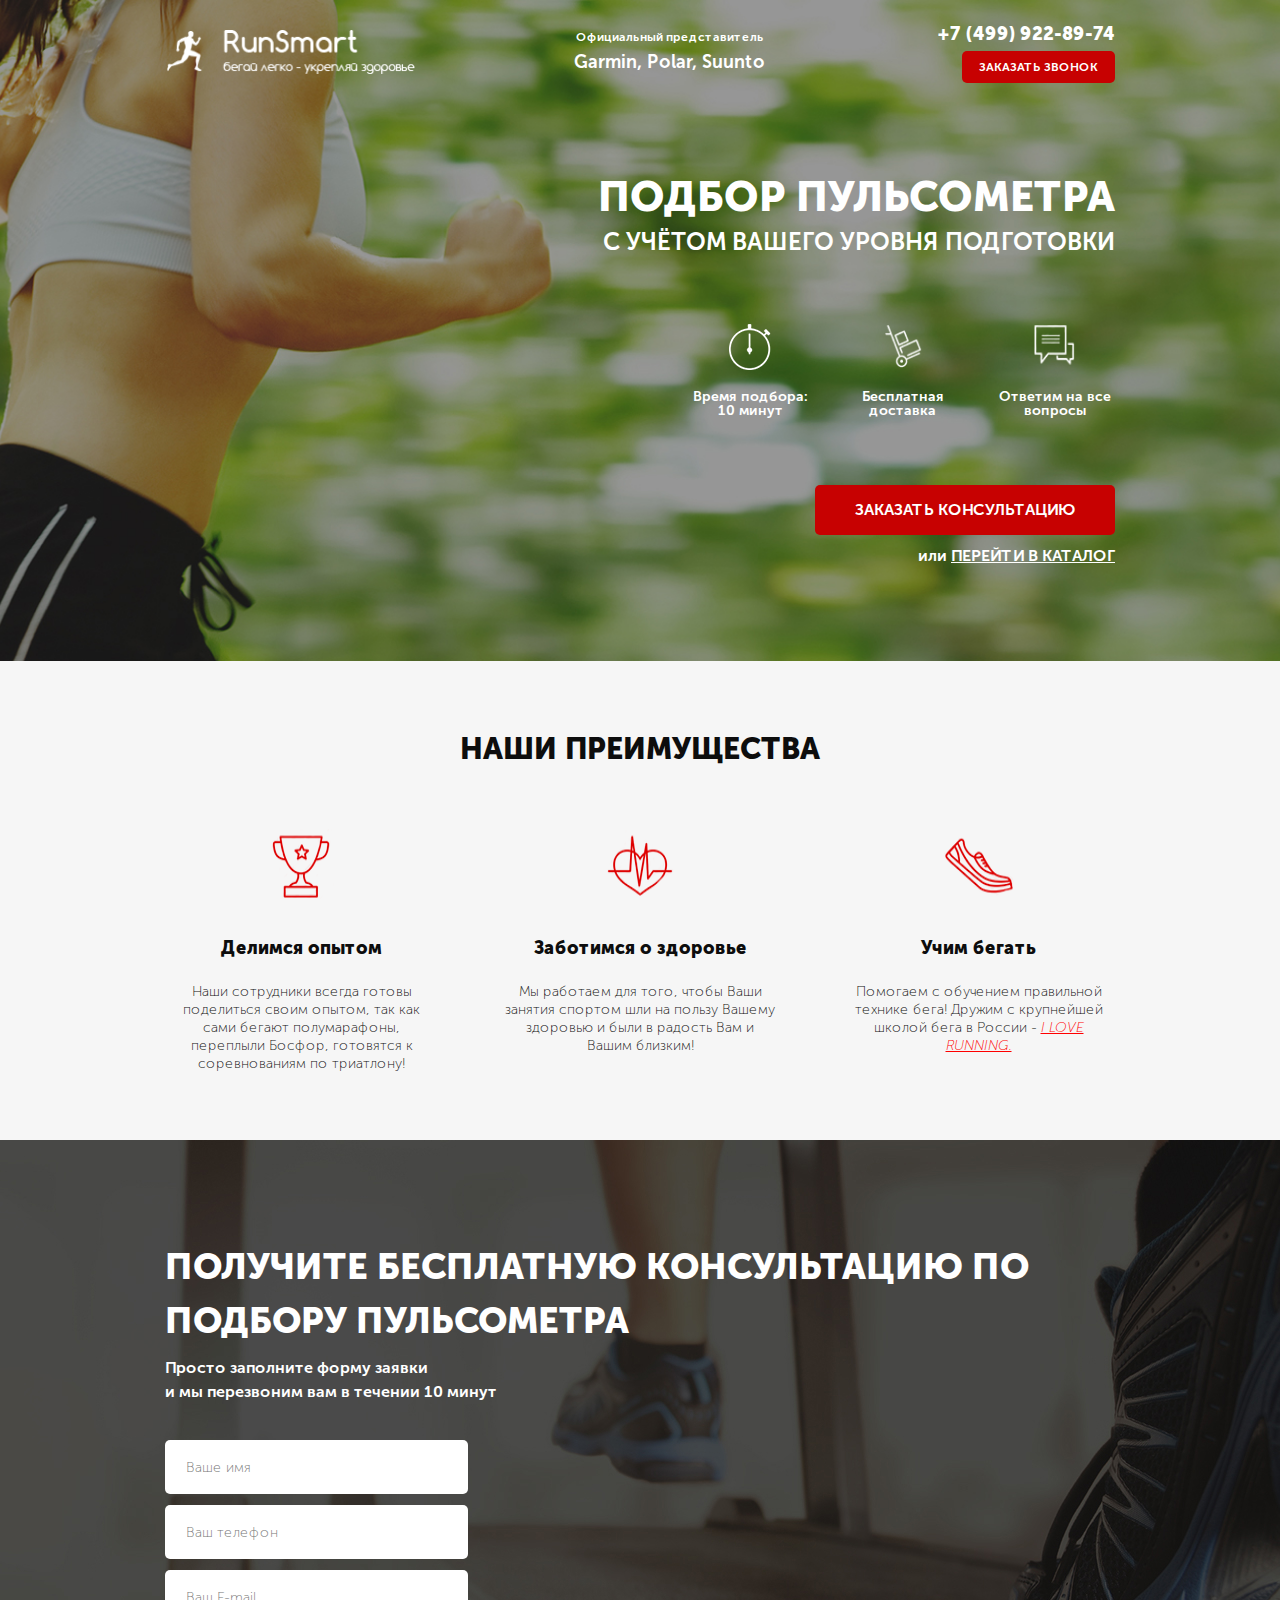
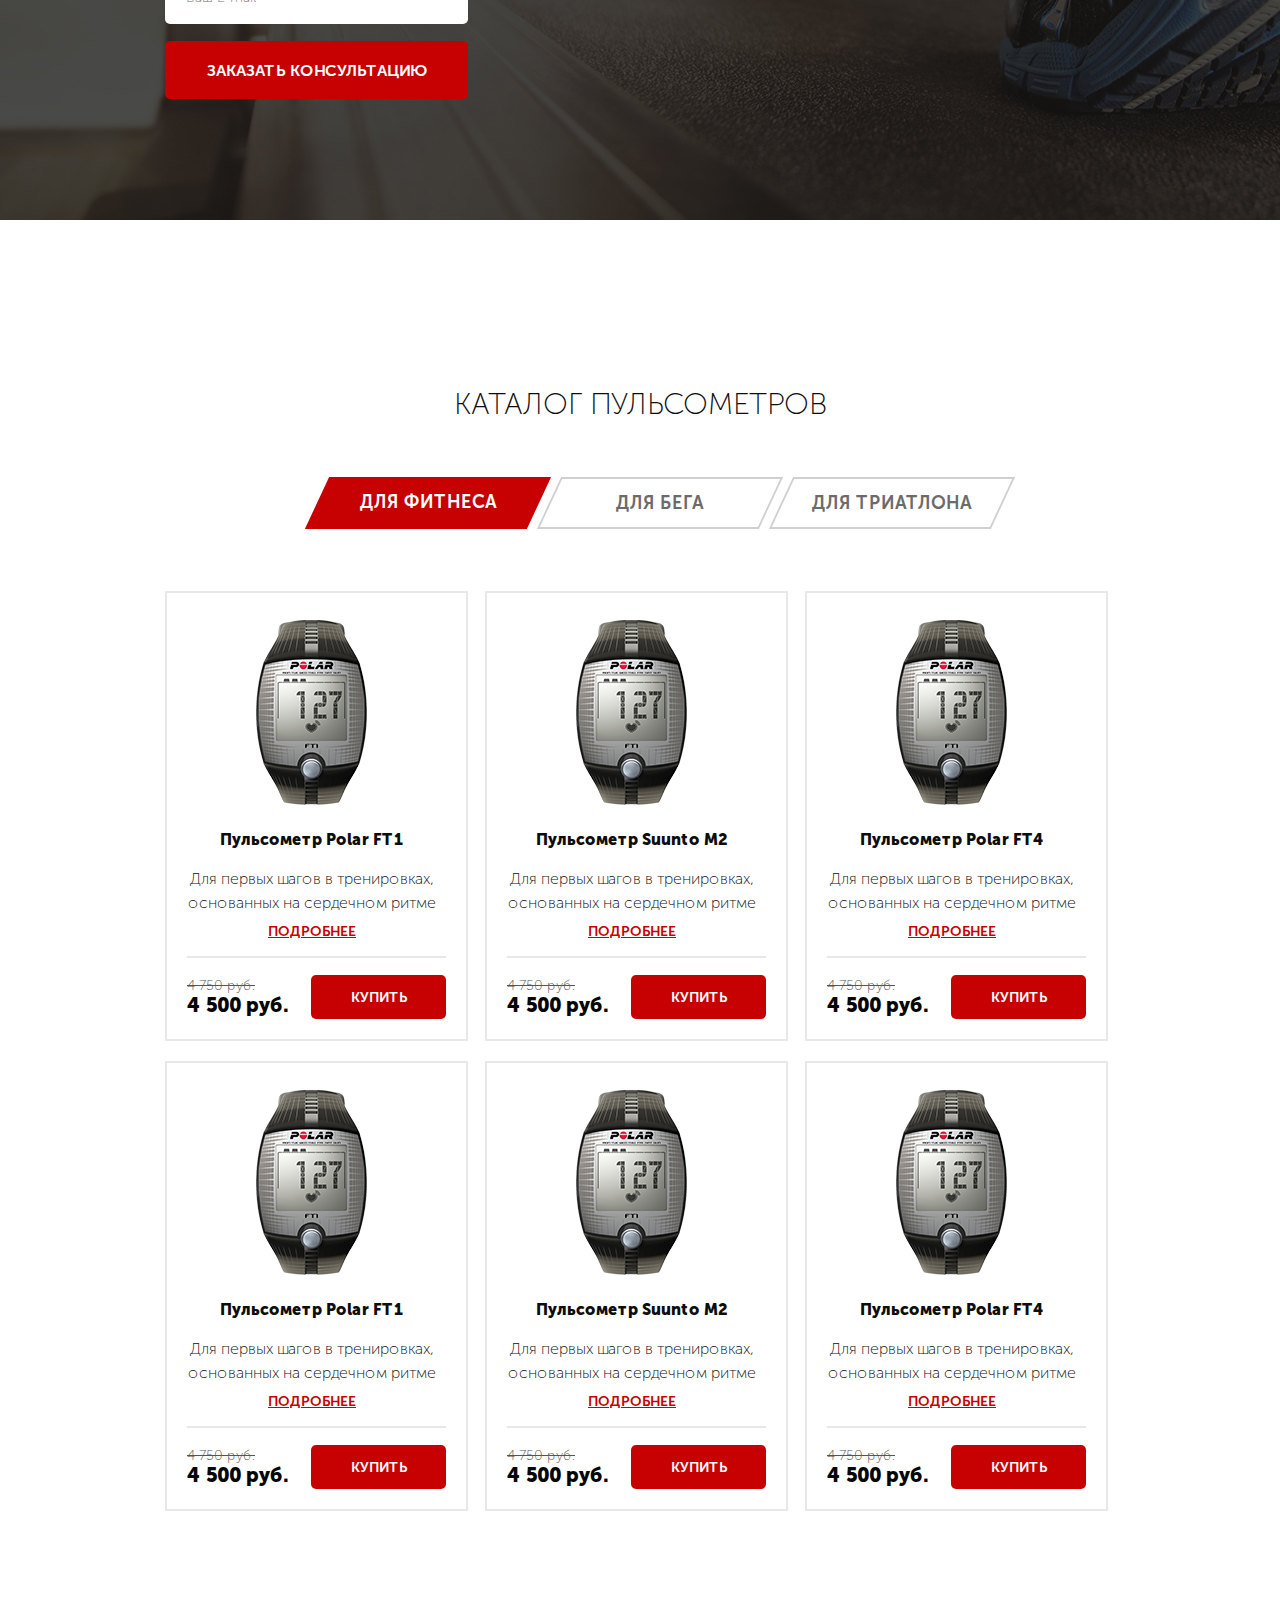
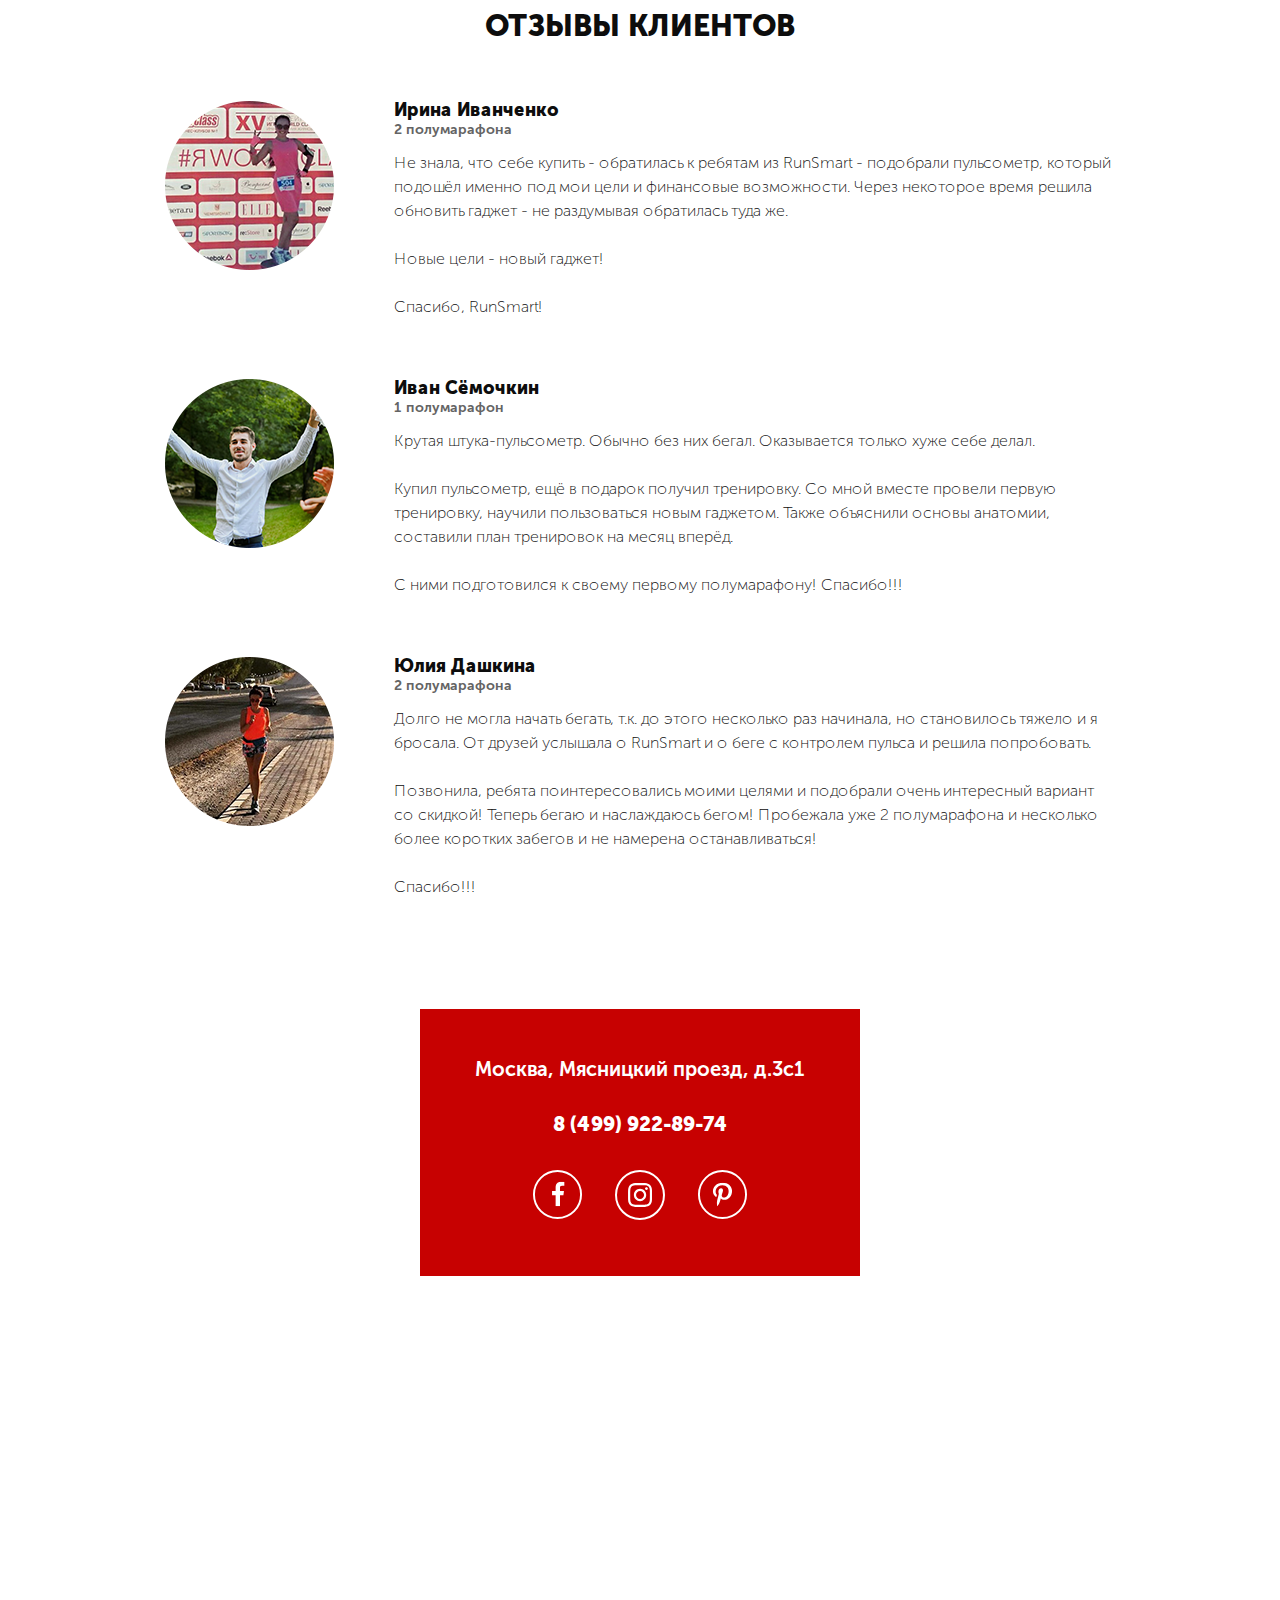
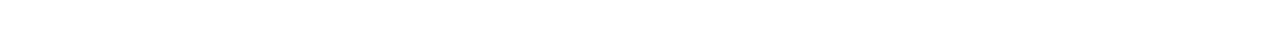
<file: site3/index.html>
<!DOCTYPE html>
<html lang="en">

<head>
    <meta charset="UTF-8">
    <meta http-equiv="X-UA-Compatible" content="IE=edge">
    <meta name="viewport" content="width=device-width, initial-scale=1.0">
    <title>Pulse</title>
    <link href="css/fonts.css" rel="stylesheet">
    <link rel="stylesheet" href="css/bootstrap-grid.min.css">
    <link rel="stylesheet" href="css/bootstrap-reboot.min.css">
    <link rel="stylesheet" href="css/owl.carousel.min.css">
    <link rel="stylesheet" href="css/owl.theme.default.min.css">
    <!-- <link rel="stylesheet" href="css/slick.css"> -->
    <!-- <link rel="stylesheet" href="https://cdnjs.cloudflare.com/ajax/libs/tiny-slider/2.9.4/tiny-slider.css"> -->
    <!-- <link rel="stylesheet" href="https://cdn.jsdelivr.net/npm/bootstrap@4.0.0/dist/css/bootstrap.min.css" integrity="sha384-Gn5384xqQ1aoWXA+058RXPxPg6fy4IWvTNh0E263XmFcJlSAwiGgFAW/dAiS6JXm" crossorigin="anonymous"> -->
    <link rel="stylesheet" href="css/style.min.css">
</head>

<body>
    <section class="promo">
        <div class="container">
            <header class="header">
                <a href='#' class="header__logo">
                    <img src="icons/logo/logo.png" alt="logo">
                </a>
                <div class="header__official">
                    Официальный представитель
                    <span>Garmin, Polar, Suunto</span>
                </div>
                <div class="header__contacts">
                    <a href='tel:+74999228974' class="header__phone">+7 (499) 922-89-74</a>
                    <button class="button">заказать звонок</button>
                </div>
            </header>

            <div class="promo__wrapper wrapper_media">
                <h1 class="promo__header">Подбор пульсометра</h1>
                <h2 class="promo__subheader">с учётом Вашего уровня подготовки</h2>
                <div class="promo__icons">
                    <div class="promo__icon">
                        <img src="icons/time.png" alt="timer">
                        Время подбора:
                        10 минут
                    </div>
                    <div class="promo__icon">
                        <img src="icons/hand.png" alt="hand">
                        Бесплатная
                        доставка
                    </div>
                    <div class="promo__icon">
                        <img src="icons/sms.png" alt="sms">
                        Ответим
                        на все вопросы
                    </div>
                </div>

                <button class="button button_main">заказать кОНСУЛЬТАЦИЮ</button>
                <div class="promo__link">
                    или
                    <a href="#">ПЕРЕЙТИ В КАТАЛОГ</a>
                </div>
            </div>

        </div>
    </section>
    <section class="advantage">
        <div class="container">
            <h2 class="title">НАШИ ПРЕИМУЩЕСТВА</h2>
            <div class="advantage__icons">
                <div class="advantage__icon icon_media">
                    <img src="icons/cup.png" alt="cup">
                    <div class="advantage__text text_media">
                        <div class="advantage__title">Делимся опытом</div>
                        <div class="advantage__descr">Наши сотрудники всегда готовы поделиться своим опытом, так
                            как
                            сами бегают полумарафоны, переплыли Босфор, готовятся к соревнованиям по триатлону!
                        </div>
                    </div>
                </div>
                <div class="advantage__icon icon_media">
                    <img src="icons/heart.png" alt="heart">
                    <div class="advantage__text text_media">
                        <div class="advantage__title">Заботимся о здоровье</div>
                        <div class="advantage__descr">Мы работаем для того, чтобы Ваши занятия спортом шли на
                            пользу
                            Вашему здоровью и были в радость Вам и Вашим близким!</div>
                    </div>
                </div>
                <div class="advantage__icon icon_media">
                    <img src="icons/shoe.png" alt="shoe">
                    <div class="advantage__text text_media">
                        <div class="advantage__title">Учим бегать</div>
                        <div class="advantage__descr">Помогаем с обучением правильной технике бега! Дружим с
                            крупнейшей школой бега в России - <a href="#">I LOVE RUNNING.</a></div>
                    </div>
                </div>
            </div>
        </div>
    </section>
    <section class="consultation">
        <div class="container">
            <div class="consultation__text">
                <h2 class="title title_left">Получите бесплатную консультацию по подбору пульсометра</h2>
                <div class="consultation__descr">Просто заполните форму заявки<br>и мы перезвоним вам в течении 10 минут</div>
            </div>
            <div class="consultation__wrapper">
                <form action="#" class='form'>
                    <input required placeholder='Ваше имя' type="text" class='form__input'>
                    <input required placeholder='Ваш телефон' type="number" class='form__input'>
                    <input required placeholder='Ваш E-mail' type="email" class='form__input'>
                    <button class="button button_consultation">заказать консультацию</button>
                </form>
            </div>
        </div>
    </section>

    <section class="carousel">
        <div class="container">

            <div class="owl-carousel owl-theme">
                <div><img src="img/slider/slide1.png" alt="1"></div>
                <div><img src="img/slider/slide2.png" alt="2"></div>
                <div><img src="img/slider/slide3.png" alt="3"></div>
            </div>

            <!-- <div class="carousel__inner">
                    <div><img src="img/slider/slide1.png" alt="1"></div>
                    <div><img src="img/slider/slide2.png" alt="2"></div>
                    <div><img src="img/slider/slide3.png" alt="3"></div>
                </div>
                <button type="button" class="prev"><img src="icons/arrows/left.png"></button>
                <button type="button" class="next"><img src="icons/arrows/right.png"></button>' -->

            <!-- bootstrap -->

            <!-- <div id="carouselExampleControls" class="carousel slide" data-ride="carousel">
                <div class="carousel-inner">
                    <div class="carousel-item active">
                        <img src="img/slider/slide1.png" alt="1">
                    </div>
                    <div class="carousel-item">
                        <img src="img/slider/slide2.png" alt="2">
                    </div>
                    <div class="carousel-item">
                        <img src="img/slider/slide3.png" alt="3">
                    </div>
                </div>
                <a class="carousel-control-prev" href="#carouselExampleControls" role="button" data-slide="prev">
                    <span class="carousel-control-prev-icon" aria-hidden="true"></span>
                    <span class="sr-only">Previous</span>
                </a>
                <a class="carousel-control-next" href="#carouselExampleControls" role="button" data-slide="next">
                    <span class="carousel-control-next-icon" aria-hidden="true"></span>
                    <span class="sr-only">Next</span>
                </a>
            </div> -->
        </div>
    </section>

    <section class="catalog">
        <div class="container">
            <h2 class="title title_catalog">Каталог пульсометров</h2>
            <ul class="catalog__tabs">
                <li class="catalog__tab catalog__tab_active">
                    <div>для фитнеса</div>
                </li>
                <li class="catalog__tab">
                    <div>для бега</div>
                </li>
                <li class="catalog__tab">
                    <div>для триатлона</div>
                </li>
            </ul>
            <div class="catalog__content catalog__content_active">
                <div class="catalog-item">
                    <div class="catalog-item__wrapper">
                        <div class="catalog-item__content catalog-item__content_active">
                            <img src="icons/watch.png" alt="watch" class="catalog-item__img">
                            <div class="catalog-item__title">Пульсометр Polar FT1</div>
                            <div class="catalog-item__subtitle">Для первых шагов в тренировках, основанных на сердечном
                                ритме</div>
                            <a href="" class="catalog-item__link">ПОДРОБНЕЕ</a>
                        </div>
                        <ul class="catalog-item__list">
                            <li>Вы услышите звуковое оповещение о нужном пульсе во время тренировки;</li>
                            <li>Вы увидите информативный графический индикатор целевых тренировочных зон пульса;</li>
                            <li>Также Вы увидите информацию о расходе калорий за тренировку;</li>
                            <li>Вы сможете посмотреть данные по 10 тренировкам.</li>
                            <a href="#" class="catalog-item__back">назад</a>
                        </ul>
                    </div>
                    <hr>
                    <div class="catalog-item__footer">
                        <div class="catalog-item__prices">
                            <div class="catalog-item__old-price">4 750 руб.</div>
                            <div class="catalog-item__price">4 500 руб.</div>
                        </div>
                        <button class="button button_catalog">КУПИТЬ</button>
                    </div>
                </div>
                <div class="catalog-item">
                    <div class="catalog-item__wrapper">
                        <div class="catalog-item__content catalog-item__content_active">
                            <img src="icons/watch.png" alt="watch" class="catalog-item__img">
                            <div class="catalog-item__title">Пульсометр Suunto M2</div>
                            <div class="catalog-item__subtitle">Для первых шагов в тренировках, основанных на сердечном
                                ритме</div>
                            <a href="" class="catalog-item__link">ПОДРОБНЕЕ</a>
                        </div>
                        <ul class="catalog-item__list">
                            <li>Вы услышите звуковое оповещение о нужном пульсе во время тренировки;</li>
                            <li>Вы увидите информативный графический индикатор целевых тренировочных зон пульса;</li>
                            <li>Также Вы увидите информацию о расходе калорий за тренировку;</li>
                            <li>Вы сможете посмотреть данные по 10 тренировкам.</li>
                            <a href="#" class="catalog-item__back">назад</a>
                        </ul>
                    </div>
                    <hr>
                    <div class="catalog-item__footer">
                        <div class="catalog-item__prices">
                            <div class="catalog-item__old-price">4 750 руб.</div>
                            <div class="catalog-item__price">4 500 руб.</div>
                        </div>
                        <button class="button button_catalog">КУПИТЬ</button>
                    </div>
                </div>
                <div class="catalog-item">
                    <div class="catalog-item__wrapper">
                        <div class="catalog-item__content catalog-item__content_active">
                            <img src="icons/watch.png" alt="watch" class="catalog-item__img">
                            <div class="catalog-item__title">Пульсометр Polar FT4</div>
                            <div class="catalog-item__subtitle">Для первых шагов в тренировках, основанных на сердечном
                                ритме</div>
                            <a href="" class="catalog-item__link">ПОДРОБНЕЕ</a>
                        </div>
                        <ul class="catalog-item__list">
                            <li>Вы услышите звуковое оповещение о нужном пульсе во время тренировки;</li>
                            <li>Вы увидите информативный графический индикатор целевых тренировочных зон пульса;</li>
                            <li>Также Вы увидите информацию о расходе калорий за тренировку;</li>
                            <li>Вы сможете посмотреть данные по 10 тренировкам.</li>
                            <a href="#" class="catalog-item__back">назад</a>
                        </ul>
                    </div>
                    <hr>
                    <div class="catalog-item__footer">
                        <div class="catalog-item__prices">
                            <div class="catalog-item__old-price">4 750 руб.</div>
                            <div class="catalog-item__price">4 500 руб.</div>
                        </div>
                        <button class="button button_catalog">КУПИТЬ</button>
                    </div>
                </div>
                <div class="catalog-item">
                    <div class="catalog-item__wrapper">
                        <div class="catalog-item__content catalog-item__content_active">
                            <img src="icons/watch.png" alt="watch" class="catalog-item__img">
                            <div class="catalog-item__title">Пульсометр Polar FT1</div>
                            <div class="catalog-item__subtitle">Для первых шагов в тренировках, основанных на сердечном
                                ритме</div>
                            <a href="" class="catalog-item__link">ПОДРОБНЕЕ</a>
                        </div>
                        <ul class="catalog-item__list">
                            <li>Вы услышите звуковое оповещение о нужном пульсе во время тренировки;</li>
                            <li>Вы увидите информативный графический индикатор целевых тренировочных зон пульса;</li>
                            <li>Также Вы увидите информацию о расходе калорий за тренировку;</li>
                            <li>Вы сможете посмотреть данные по 10 тренировкам.</li>
                            <a href="#" class="catalog-item__back">назад</a>
                        </ul>
                    </div>
                    <hr>
                    <div class="catalog-item__footer">
                        <div class="catalog-item__prices">
                            <div class="catalog-item__old-price">4 750 руб.</div>
                            <div class="catalog-item__price">4 500 руб.</div>
                        </div>
                        <button class="button button_catalog">КУПИТЬ</button>
                    </div>
                </div>
                <div class="catalog-item">
                    <div class="catalog-item__wrapper">
                        <div class="catalog-item__content catalog-item__content_active">
                            <img src="icons/watch.png" alt="watch" class="catalog-item__img">
                            <div class="catalog-item__title">Пульсометр Suunto M2</div>
                            <div class="catalog-item__subtitle">Для первых шагов в тренировках, основанных на сердечном
                                ритме</div>
                            <a href="" class="catalog-item__link">ПОДРОБНЕЕ</a>
                        </div>
                        <ul class="catalog-item__list">
                            <li>Вы услышите звуковое оповещение о нужном пульсе во время тренировки;</li>
                            <li>Вы увидите информативный графический индикатор целевых тренировочных зон пульса;</li>
                            <li>Также Вы увидите информацию о расходе калорий за тренировку;</li>
                            <li>Вы сможете посмотреть данные по 10 тренировкам.</li>
                            <a href="#" class="catalog-item__back">назад</a>
                        </ul>
                    </div>
                    <hr>
                    <div class="catalog-item__footer">
                        <div class="catalog-item__prices">
                            <div class="catalog-item__old-price">4 750 руб.</div>
                            <div class="catalog-item__price">4 500 руб.</div>
                        </div>
                        <button class="button button_catalog">КУПИТЬ</button>
                    </div>
                </div>
                <div class="catalog-item">
                    <div class="catalog-item__wrapper">
                        <div class="catalog-item__content catalog-item__content_active">
                            <img src="icons/watch.png" alt="watch" class="catalog-item__img">
                            <div class="catalog-item__title">Пульсометр Polar FT4</div>
                            <div class="catalog-item__subtitle">Для первых шагов в тренировках, основанных на сердечном
                                ритме</div>
                            <a href="" class="catalog-item__link">ПОДРОБНЕЕ</a>
                        </div>
                        <ul class="catalog-item__list">
                            <li>Вы услышите звуковое оповещение о нужном пульсе во время тренировки;</li>
                            <li>Вы увидите информативный графический индикатор целевых тренировочных зон пульса;</li>
                            <li>Также Вы увидите информацию о расходе калорий за тренировку;</li>
                            <li>Вы сможете посмотреть данные по 10 тренировкам.</li>
                            <a href="#" class="catalog-item__back">назад</a>
                        </ul>
                    </div>
                    <hr>
                    <div class="catalog-item__footer">
                        <div class="catalog-item__prices">
                            <div class="catalog-item__old-price">4 750 руб.</div>
                            <div class="catalog-item__price">4 500 руб.</div>
                        </div>
                        <button class="button button_catalog">КУПИТЬ</button>
                    </div>
                </div>
            </div>
            <div class="catalog__content">
                <div class="catalog-item">
                    <div class="catalog-item__wrapper">
                        <div class="catalog-item__content catalog-item__content_active">
                            <img src="icons/watch.png" alt="watch" class="catalog-item__img">
                            <div class="catalog-item__title">Пульсометр Polar FT1</div>
                            <div class="catalog-item__subtitle">Для первых шагов в тренировках, основанных на сердечном
                                ритме</div>
                            <a href="" class="catalog-item__link">ПОДРОБНЕЕ</a>
                        </div>
                        <ul class="catalog-item__list">
                            <li>Вы услышите звуковое оповещение о нужном пульсе во время тренировки;</li>
                            <li>Вы увидите информативный графический индикатор целевых тренировочных зон пульса;</li>
                            <li>Также Вы увидите информацию о расходе калорий за тренировку;</li>
                            <li>Вы сможете посмотреть данные по 10 тренировкам.</li>
                            <a href="#" class="catalog-item__back">назад</a>
                        </ul>
                    </div>
                    <hr>
                    <div class="catalog-item__footer">
                        <div class="catalog-item__prices">
                            <div class="catalog-item__old-price">4 750 руб.</div>
                            <div class="catalog-item__price">4 500 руб.</div>
                        </div>
                        <button class="button button_catalog">КУПИТЬ</button>
                    </div>
                </div>
            </div>
            <div class="catalog__content">
                <div class="catalog-item">
                    <div class="catalog-item__wrapper">
                        <div class="catalog-item__content catalog-item__content_active">
                            <img src="icons/watch.png" alt="watch" class="catalog-item__img">
                            <div class="catalog-item__title">Пульсометр Polar FT1</div>
                            <div class="catalog-item__subtitle">Для первых шагов в тренировках, основанных на сердечном
                                ритме</div>
                            <a href="" class="catalog-item__link">ПОДРОБНЕЕ</a>
                        </div>
                        <ul class="catalog-item__list">
                            <li>Вы услышите звуковое оповещение о нужном пульсе во время тренировки;</li>
                            <li>Вы увидите информативный графический индикатор целевых тренировочных зон пульса;</li>
                            <li>Также Вы увидите информацию о расходе калорий за тренировку;</li>
                            <li>Вы сможете посмотреть данные по 10 тренировкам.</li>
                            <a href="#" class="catalog-item__back">назад</a>
                        </ul>
                    </div>
                    <hr>
                    <div class="catalog-item__footer">
                        <div class="catalog-item__prices">
                            <div class="catalog-item__old-price">4 750 руб.</div>
                            <div class="catalog-item__price">4 500 руб.</div>
                        </div>
                        <button class="button button_catalog">КУПИТЬ</button>
                    </div>
                </div>
                <div class="catalog-item">
                    <div class="catalog-item__wrapper">
                        <div class="catalog-item__content catalog-item__content_active">
                            <img src="icons/watch.png" alt="watch" class="catalog-item__img">
                            <div class="catalog-item__title">Пульсометр Suunto M2</div>
                            <div class="catalog-item__subtitle">Для первых шагов в тренировках, основанных на сердечном
                                ритме</div>
                            <a href="" class="catalog-item__link">ПОДРОБНЕЕ</a>
                        </div>
                        <ul class="catalog-item__list">
                            <li>Вы услышите звуковое оповещение о нужном пульсе во время тренировки;</li>
                            <li>Вы увидите информативный графический индикатор целевых тренировочных зон пульса;</li>
                            <li>Также Вы увидите информацию о расходе калорий за тренировку;</li>
                            <li>Вы сможете посмотреть данные по 10 тренировкам.</li>
                            <a href="#" class="catalog-item__back">назад</a>
                        </ul>
                    </div>
                    <hr>
                    <div class="catalog-item__footer">
                        <div class="catalog-item__prices">
                            <div class="catalog-item__old-price">4 750 руб.</div>
                            <div class="catalog-item__price">4 500 руб.</div>
                        </div>
                        <button class="button button_catalog">КУПИТЬ</button>
                    </div>
                </div>
            </div>
        </div>
    </section>

    <section class="feedback">
        <div class="container">
            <h2 class="title">отзывы клиентов</h2>
            <div class="feedback__content">
                <img src="icons/human/human1.png" alt="1" class='feedback__portrait portrait-media'>
                <div class="feedback__text">
                    <div class="feedback__title">Ирина Иванченко</div>
                    <div class="feedback__subtitle">2 полумарафона</div>
                    <div class="feedback__descr">
                        Не знала, что себе купить - обратилась к ребятам из RunSmart - подобрали пульсометр, который подошёл именно под мои цели и финансовые возможности. Через некоторое время решила обновить гаджет - не раздумывая обратилась туда же.<br><br> Новые цели - новый гаджет!<br><br>
                        Спасибо, RunSmart! 
                    </div>
                </div>
            </div>
            <div class="feedback__content">
                <img src="icons/human/human2.png" alt="2" class='feedback__portrait portrait-media'>
                <div class="feedback__text">
                    <div class="feedback__title">Иван Сёмочкин</div>
                    <div class="feedback__subtitle">1 полумарафон</div>
                    <div class="feedback__descr">
                        Крутая штука-пульсометр. Обычно без них бегал. Оказывается только хуже себе делал.<br><br>Купил пульсометр, ещё в подарок получил тренировку. Со мной вместе провели первую тренировку, научили пользоваться новым гаджетом. Также объяснили основы анатомии, составили план тренировок на месяц вперёд.<br><br>С ними подготовился к своему первому полумарафону! Спасибо!!!
                    </div>
                </div>
            </div>
            <div class="feedback__content">
                <img src="icons/human/human3.png" alt="3" class='feedback__portrait portrait-media'>
                <div class="feedback__text">
                    <div class="feedback__title">Юлия Дашкина</div>
                    <div class="feedback__subtitle">2 полумарафона</div>
                    <div class="feedback__descr">
                        Долго не могла начать бегать, т.к. до этого несколько раз начинала, но становилось тяжело и я бросала. От друзей услышала о RunSmart и о беге с контролем пульса и решила попробовать.<br><br> Позвонила, ребята поинтересовались моими целями и подобрали очень интересный вариант со скидкой! Теперь бегаю и наслаждаюсь бегом! Пробежала уже 2 полумарафона и несколько более коротких забегов и не намерена останавливаться!<br><br>
                        Спасибо!!!
                    </div>
                </div>
            </div>
        </div>
    </section>

    <footer class="footer">
        <iframe src="https://www.google.com/maps/embed?pb=!1m18!1m12!1m3!1d2244.430307459373!2d37.64480731579232!3d55.76839799825676!2m3!1f0!2f0!3f0!3m2!1i1024!2i768!4f13.1!3m3!1m2!1s0x46b54a636edcd2ad%3A0x4c2ca101e2c8c617!2z0JzRj9GB0L3QuNGG0LrQuNC5INC_0YAt0LQsIDQvMywg0JzQvtGB0LrQstCwLCDQoNC-0YHRgdC40Y8sIDEwNzA3OA!5e0!3m2!1sru!2s!4v1676367832749!5m2!1sru!2s" width="100%" height="630" style="border:0;" allowfullscreen="" loading="lazy" referrerpolicy="no-referrer-when-downgrade"></iframe>
        <div class="footer__info">
            <address class="footer__addr">Москва, Мясницкий проезд, д.3с1</address>
            <a href="tel:84999228974" class="footer__phone">8 (499) 922-89-74</a>
            <div class="footer__social">
                <a href='#' class="footer__social-item"><img src="icons/social/1.svg" alt="facebook"></a>
                <a href='#' class="footer__social-item"><img src="icons/social/2.svg" alt="instagram"></a>
                <a href='#' class="footer__social-item"><img src="icons/social/3.svg" alt="pinterest"></a>
            </div>
        </div>
    </footer>

    <!-- 
    <script type="text/javascript" src="https://code.jquery.com/jquery-1.11.0.min.js"></script>
    <script type="text/javascript" src="https://code.jquery.com/jquery-migrate-1.2.1.min.js"></script>
    <script src='js/slick.min.js'></script> -->
    <!-- <script src="https://cdnjs.cloudflare.com/ajax/libs/tiny-slider/2.9.2/min/tiny-slider.js"></script> -->
    <!-- <script src="https://code.jquery.com/jquery-3.2.1.slim.min.js" integrity="sha384-KJ3o2DKtIkvYIK3UENzmM7KCkRr/rE9/Qpg6aAZGJwFDMVNA/GpGFF93hXpG5KkN" crossorigin="anonymous"></script>
    <script src="https://cdn.jsdelivr.net/npm/popper.js@1.12.9/dist/umd/popper.min.js" integrity="sha384-ApNbgh9B+Y1QKtv3Rn7W3mgPxhU9K/ScQsAP7hUibX39j7fakFPskvXusvfa0b4Q" crossorigin="anonymous"></script>
    <script src="https://cdn.jsdelivr.net/npm/bootstrap@4.0.0/dist/js/bootstrap.min.js" integrity="sha384-JZR6Spejh4U02d8jOt6vLEHfe/JQGiRRSQQxSfFWpi1MquVdAyjUar5+76PVCmYl" crossorigin="anonymous"></script> -->

    <script src="https://code.jquery.com/jquery-3.6.3.min.js"
        integrity="sha256-pvPw+upLPUjgMXY0G+8O0xUf+/Im1MZjXxxgOcBQBXU=" crossorigin="anonymous"></script>
    <script src="js/owl.carousel.min.js"></script>
    <script src='js/script.js'></script>

</body>

</html>
</file>
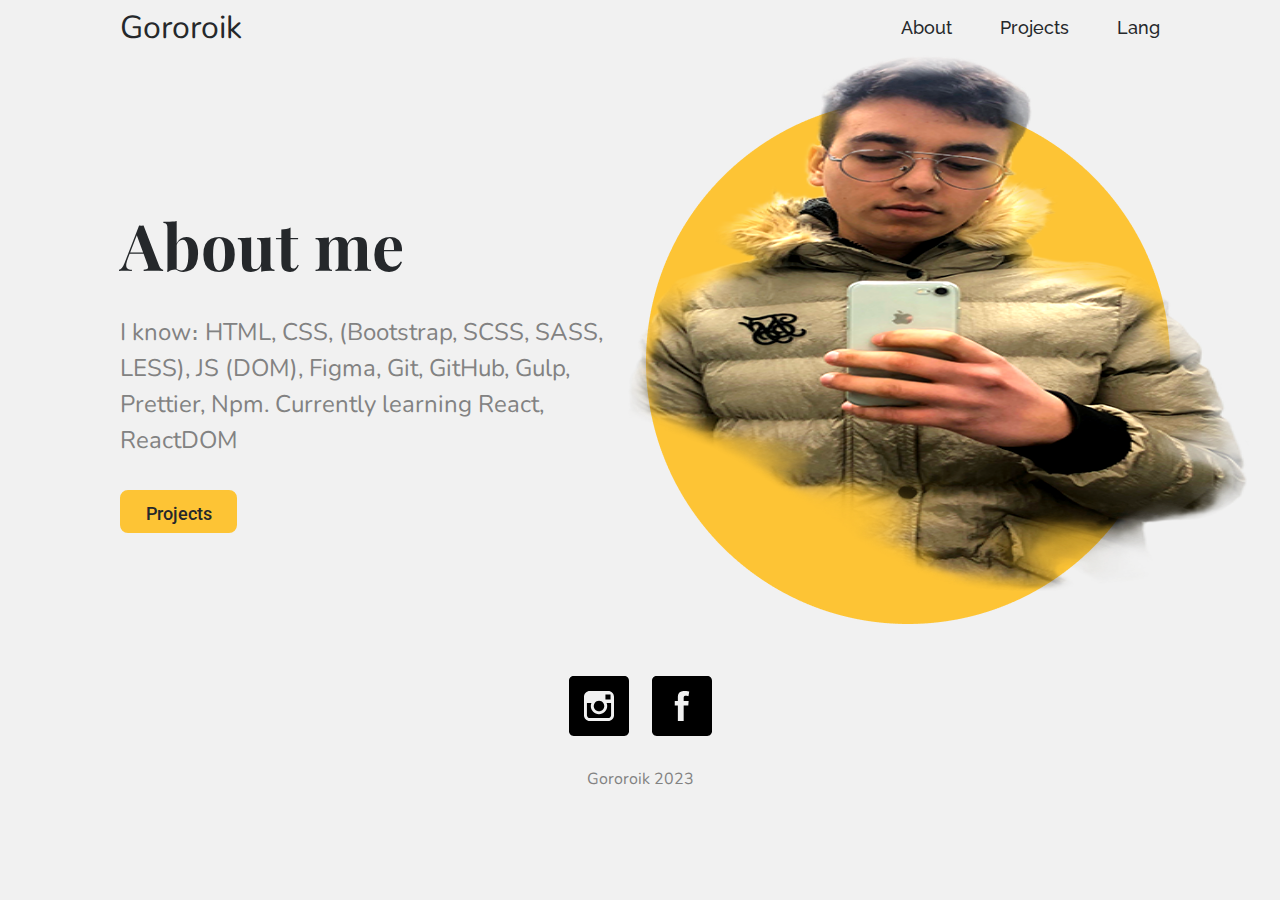
<file: portfolio/pages/about.html>
<!DOCTYPE html>
<html lang="en">
    <head>
        <meta charset="UTF-8" />
        <meta http-equiv="X-UA-Compatible" content="IE=edge" />
        <meta name="viewport" content="width=device-width, initial-scale=1.0" />
        <title>Portfolio</title>
        <link
            href="https://fonts.googleapis.com/css2?family=Raleway:wght@100;200;300;400;500;600;700;800;900&display=swap"
            rel="stylesheet"
        />
        <link
            href="https://fonts.googleapis.com/css2?family=Nunito:wght@200;300;400;500;600;700;800;900;1000&display=swap"
            rel="stylesheet"
        />
        <link
            href="https://fonts.googleapis.com/css2?family=Playfair+Display:wght@400;500;600;700;800;900&display=swap"
            rel="stylesheet"
        />
        <link
            href="https://fonts.googleapis.com/css2?family=Roboto:wght@500&display=swap"
            rel="stylesheet"
        />
        <link rel="stylesheet" href="../css/bootstrap-reboot.min.css" />
        <link rel="stylesheet" href="../css/bootstrap-grid.min.css" />
        <link rel="stylesheet" href="../css/style.min.css" />
    </head>
    <body>
        <div class="images">
            <div class="yellow-bg yellow-bg-about">
                <img
                    src="../img/yellow-round.png"
                    alt="round"
                    class="yellow-round"
                />
                <div class="gor">
                    <img
                        class="gor__img gorzoom gorabout"
                        src="../img/menak3.png"
                        alt="gor"
                    />
                </div>
            </div>
        </div>

        <div class="menu-btn">
            <span></span>
            <span></span>
            <span></span>
        </div>

        <div class="menu-close"><span>&times;</span></div>

        <div class="menu">
            <nav>
                <ul>
                    <li class="menu__item">
                        <a href="../index.html" class="a underline__title"
                            >Main</a
                        >
                    </li>
                    <li class="menu__item">
                        <a href="#" class="a underline__title">About</a>
                    </li>
                    <li class="menu__item">
                        <a
                            href="../index.html#projects"
                            class="a underline__title"
                            >Projects</a
                        >
                    </li>
                    <li class="menu__items_langs">
                        <a href="#" class="underline__title1 menu__link a"
                            >Lang</a
                        >
                        <ul class="menu__langs">
                            <li class="menu__lang">
                                <a class="menu__lang_link" href="#">Eng</a>
                            </li>
                            <li class="menu__lang">
                                <a class="menu__lang_link" href="aboutru.html"
                                    >Rus</a
                                >
                            </li>
                            <li class="menu__lang">
                                <a class="menu__lang_link" href="aboutarm.html"
                                    >Arm</a
                                >
                            </li>
                        </ul>
                    </li>
                </ul>
            </nav>
        </div>

        <header class="header" id="start">
            <div class="header_container">
                <nav class="header__nav">
                    <ul class="header__ul">
                        <li class="header__item_logo">
                            <!-- <img class='header__logo' src="icons/logo.svg" alt="logo"> -->
                            <a href="../index.html" class="title-link">
                                <div class="header__title underline__title1">
                                    Gororoik
                                </div>
                            </a>
                        </li>
                    </ul>
                    <ul class="header__ul ul-unshow">
                        <li class="header__item">
                            <a class="header__link underline" href="#">About</a>
                        </li>
                        <li class="header__item">
                            <a
                                class="header__link underline"
                                href="../index.html#projects"
                                >Projects</a
                            >
                        </li>
                        <li class="header__item">
                            <a class="header__link underline lan" href="#"
                                >Lang</a
                            >
                            <ul class="langs">
                                <li class="lang">
                                    <a class="a" href="#">Eng</a>
                                </li>
                                <li class="lang">
                                    <a class="a" href="aboutru.html">Rus</a>
                                </li>
                                <li class="lang">
                                    <a class="a" href="aboutarm.html">Arm</a>
                                </li>
                            </ul>
                        </li>
                    </ul>
                </nav>
            </div>
        </header>

        <section class="main main-about">
            <div class="main__wrapper">
                <div class="main__title about-title">About me</div>
                <div class="main__descr about-descr">
                    I know։ HTML, CSS, (Bootstrap, SCSS, SASS, LESS), JS (DOM),
                    Figma, Git, GitHub, Gulp, Prettier, Npm. Currently learning
                    React, ReactDOM
                </div>
                <a href="../index.html#projects" class="button__link"
                    ><button class="button btn-yellow">Projects</button></a
                >
                <!-- <button class="button btn-white">LinkedIn</button> -->
            </div>
        </section>

        <footer class="footer footer-about">
            <div class="container">
                <div class="icons__wrapper">
                    <a
                        href="https://www.instagram.com/gor.torosyann/"
                        class="icon__link instagram"
                        target="_blank"
                    >
                        <svg
                            fill="#000000"
                            height="800px"
                            width="800px"
                            version="1.1"
                            id="Layer_1"
                            xmlns="http://www.w3.org/2000/svg"
                            xmlns:xlink="http://www.w3.org/1999/xlink"
                            viewBox="-143 145 512 512"
                            xml:space="preserve"
                        >
                            <g>
                                <path
                                    d="M113,446c24.8,0,45.1-20.2,45.1-45.1c0-9.8-3.2-18.9-8.5-26.3c-8.2-11.3-21.5-18.8-36.5-18.8s-28.3,7.4-36.5,18.8
                       c-5.3,7.4-8.5,16.5-8.5,26.3C68,425.8,88.2,446,113,446z"
                                />
                                <polygon
                                    points="211.4,345.9 211.4,308.1 211.4,302.5 205.8,302.5 168,302.6 168.2,346 	"
                                />
                                <path
                                    d="M329,145h-432c-22.1,0-40,17.9-40,40v432c0,22.1,17.9,40,40,40h432c22.1,0,40-17.9,40-40V185C369,162.9,351.1,145,329,145z
                        M241,374.7v104.8c0,27.3-22.2,49.5-49.5,49.5h-157C7.2,529-15,506.8-15,479.5V374.7v-52.3c0-27.3,22.2-49.5,49.5-49.5h157
                       c27.3,0,49.5,22.2,49.5,49.5V374.7z"
                                />
                                <path
                                    d="M183,401c0,38.6-31.4,70-70,70c-38.6,0-70-31.4-70-70c0-9.3,1.9-18.2,5.2-26.3H10v104.8C10,493,21,504,34.5,504h157
                       c13.5,0,24.5-11,24.5-24.5V374.7h-38.2C181.2,382.8,183,391.7,183,401z"
                                />
                            </g>
                        </svg>
                    </a>
                    <a
                        href="https://www.facebook.com/goro.torosyan/"
                        class="icon__link linkedin"
                        target="_blank"
                    >
                        <svg
                            fill="#000000"
                            height="800px"
                            width="800px"
                            version="1.1"
                            id="Layer_1"
                            xmlns="http://www.w3.org/2000/svg"
                            xmlns:xlink="http://www.w3.org/1999/xlink"
                            viewBox="-143 145 512 512"
                            xml:space="preserve"
                        >
                            <path
                                d="M329,145h-432c-22.1,0-40,17.9-40,40v432c0,22.1,17.9,40,40,40h432c22.1,0,40-17.9,40-40V185C369,162.9,351.1,145,329,145z
                    M169.5,357.6l-2.9,38.3h-39.3v133H77.7v-133H51.2v-38.3h26.5v-25.7c0-11.3,0.3-28.8,8.5-39.7c8.7-11.5,20.6-19.3,41.1-19.3
                   c33.4,0,47.4,4.8,47.4,4.8l-6.6,39.2c0,0-11-3.2-21.3-3.2c-10.3,0-19.5,3.7-19.5,14v29.9H169.5z"
                            />
                        </svg>
                    </a>
                    <!-- <a href="#" class="icon__link envelope">
                        <svg
                            width="48"
                            height="48"
                            viewBox="0 0 48 48"
                            fill="none"
                            xmlns="http://www.w3.org/2000/svg"
                        >
                            <path
                                fill-rule="evenodd"
                                clip-rule="evenodd"
                                d="M3.13125 12.1467C3.3959 10.9686 4.04647 9.91683 4.97642 9.16349C5.90637 8.41014 7.06057 7.99992 8.25 8H39.75C40.9394 7.99992 42.0936 8.41014 43.0236 9.16349C43.9535 9.91683 44.6041 10.9686 44.8687 12.1467L24 25.104L3.13125 12.1467ZM3 15.192V34.136L18.2329 24.648L3 15.192ZM20.7476 26.2133L3.50138 36.952C3.92748 37.8648 4.60001 38.6358 5.44068 39.1754C6.28135 39.715 7.25558 40.001 8.25 40H39.75C40.7443 40.0002 41.7181 39.7136 42.5583 39.1736C43.3985 38.6335 44.0705 37.8622 44.496 36.9493L27.2498 26.2107L24 28.2293L20.7476 26.2107V26.2133ZM29.7671 24.6507L45 34.136V15.192L29.7671 24.648V24.6507Z"
                                fill="#25282B"
                            />
                        </svg>
                    </a> -->
                </div>
                <copyright class="footer__copyright"> Gororoik 2023 </copyright>
            </div>
        </footer>

        <script src="../js/script.js"></script>
    </body>
</html>
</file>
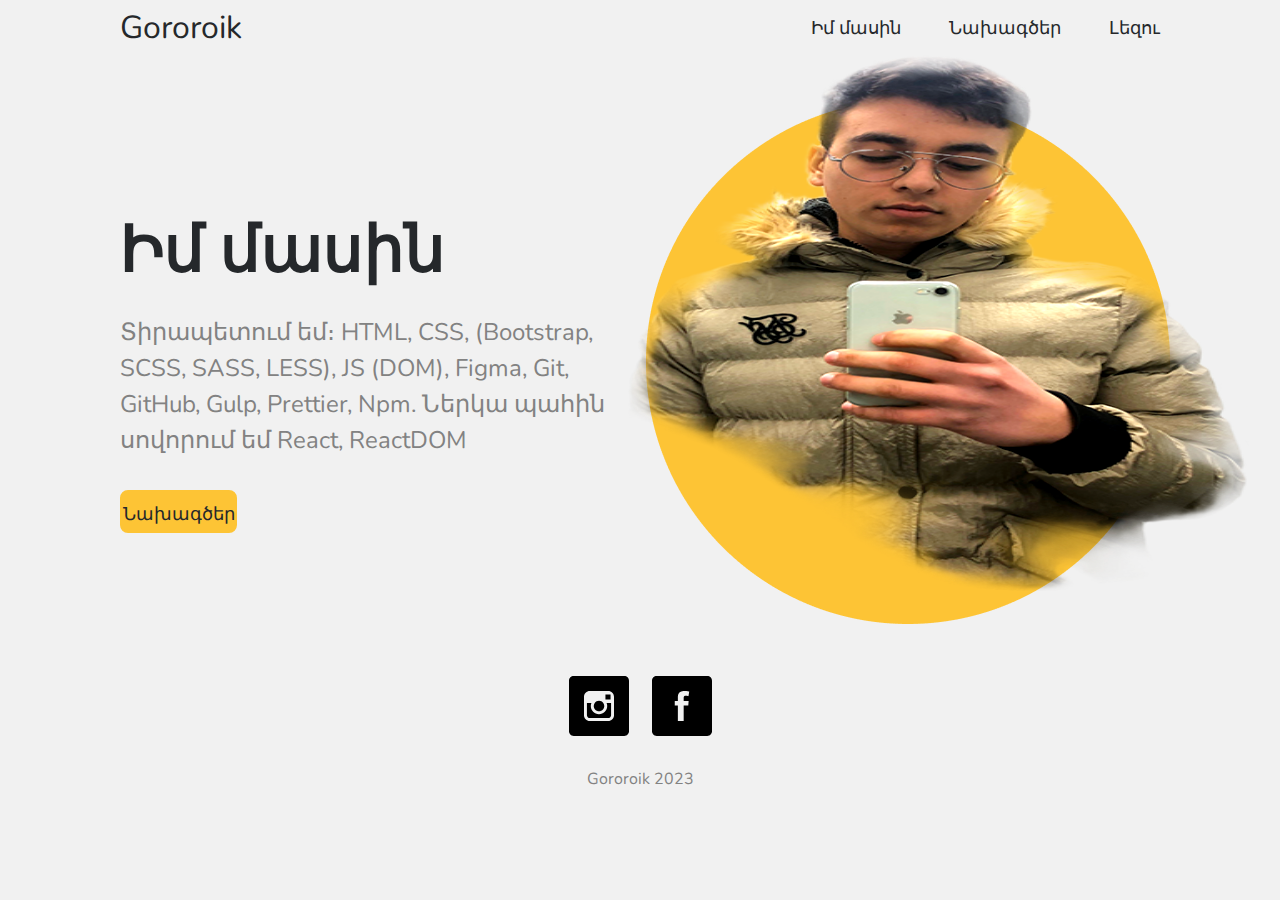
<file: portfolio/pages/aboutarm.html>
<!DOCTYPE html>
<html lang="en">
    <head>
        <meta charset="UTF-8" />
        <meta http-equiv="X-UA-Compatible" content="IE=edge" />
        <meta name="viewport" content="width=device-width, initial-scale=1.0" />
        <title>Портфолио</title>
        <link
            href="https://fonts.googleapis.com/css2?family=Raleway:wght@100;200;300;400;500;600;700;800;900&display=swap"
            rel="stylesheet"
        />
        <link
            href="https://fonts.googleapis.com/css2?family=Nunito:wght@200;300;400;500;600;700;800;900;1000&display=swap"
            rel="stylesheet"
        />
        <link
            href="https://fonts.googleapis.com/css2?family=Playfair+Display:wght@400;500;600;700;800;900&display=swap"
            rel="stylesheet"
        />
        <link
            href="https://fonts.googleapis.com/css2?family=Roboto:wght@500&display=swap"
            rel="stylesheet"
        />
        <link rel="stylesheet" href="../css/bootstrap-reboot.min.css" />
        <link rel="stylesheet" href="../css/bootstrap-grid.min.css" />
        <link rel="stylesheet" href="../css/style.min.css" />
    </head>
    <body>
        <div class="images">
            <div class="yellow-bg yellow-bg-about">
                <img
                    src="../img/yellow-round.png"
                    alt="round"
                    class="yellow-round"
                />
                <div class="gor">
                    <img
                        class="gor__img gorzoom gorabout"
                        src="../img/menak3.png"
                        alt="gor"
                    />
                </div>
            </div>
        </div>

        <div class="menu-btn">
            <span></span>
            <span></span>
            <span></span>
        </div>

        <div class="menu-close"><span>&times;</span></div>

        <div class="menu">
            <nav>
                <ul>
                    <li class="menu__item">
                        <a href="am.html" class="a underline__title">Գլխավոր</a>
                    </li>
                    <li class="menu__item">
                        <a href="#" class="a underline__title">Իմ մասին</a>
                    </li>
                    <li class="menu__item">
                        <a href="am.html#projects" class="a underline__title"
                            >Նախագծեր</a
                        >
                    </li>
                    <li class="menu__items_langs">
                        <a href="#" class="underline__title1 menu__link a"
                            >Լեզու</a
                        >
                        <ul class="menu__langs">
                            <li class="menu__lang">
                                <a class="menu__lang_link" href="about.html"
                                    >անգ</a
                                >
                            </li>
                            <li class="menu__lang">
                                <a class="menu__lang_link" href="aboutru.html"
                                    >ռուս</a
                                >
                            </li>
                            <li class="menu__lang">
                                <a class="menu__lang_link" href="#">հայ</a>
                            </li>
                        </ul>
                    </li>
                </ul>
            </nav>
        </div>

        <header class="header" id="start">
            <div class="header_container">
                <nav class="header__nav">
                    <ul class="header__ul">
                        <li class="header__item_logo">
                            <!-- <img class='header__logo' src="icons/logo.svg" alt="logo"> -->
                            <a href="am.html" class="title-link">
                                <div class="header__title underline__title1">
                                    Gororoik
                                </div>
                            </a>
                        </li>
                    </ul>
                    <ul class="header__ul ul-unshow">
                        <li class="header__item">
                            <a class="header__link underline" href="#"
                                >Իմ մասին</a
                            >
                        </li>
                        <li class="header__item">
                            <a
                                class="header__link underline"
                                href="am.html#projects"
                                >Նախագծեր</a
                            >
                        </li>
                        <li class="header__item">
                            <a class="header__link underline lan" href="#"
                                >Լեզու</a
                            >
                            <ul class="langs">
                                <li class="lang">
                                    <a class="a" href="about.html">անգ</a>
                                </li>
                                <li class="lang">
                                    <a class="a" href="aboutru.html">ռուս</a>
                                </li>
                                <li class="lang">
                                    <a class="a" href="#">հայ</a>
                                </li>
                            </ul>
                        </li>
                    </ul>
                </nav>
            </div>
        </header>

        <section class="main main-about">
            <div class="main__wrapper">
                <div class="main__title about-title">Իմ մասին</div>
                <div class="main__descr about-descr">
                    Տիրապետում եմ։ HTML, CSS, (Bootstrap, SCSS, SASS, LESS), JS
                    (DOM), Figma, Git, GitHub, Gulp, Prettier, Npm. Ներկա պահին
                    սովորում եմ React, ReactDOM
                </div>
                <a href="am.html#projects" class="button__link"
                    ><button class="button btn-yellow">Նախագծեր</button></a
                >
                <!-- <button class="button btn-white">LinkedIn</button> -->
            </div>
        </section>

        <footer class="footer footer-about">
            <div class="container">
                <div class="icons__wrapper">
                    <a
                        href="https://www.instagram.com/gor.torosyann/"
                        class="icon__link instagram"
                        target="_blank"
                    >
                        <svg
                            fill="#000000"
                            height="800px"
                            width="800px"
                            version="1.1"
                            id="Layer_1"
                            xmlns="http://www.w3.org/2000/svg"
                            xmlns:xlink="http://www.w3.org/1999/xlink"
                            viewBox="-143 145 512 512"
                            xml:space="preserve"
                        >
                            <g>
                                <path
                                    d="M113,446c24.8,0,45.1-20.2,45.1-45.1c0-9.8-3.2-18.9-8.5-26.3c-8.2-11.3-21.5-18.8-36.5-18.8s-28.3,7.4-36.5,18.8
                       c-5.3,7.4-8.5,16.5-8.5,26.3C68,425.8,88.2,446,113,446z"
                                />
                                <polygon
                                    points="211.4,345.9 211.4,308.1 211.4,302.5 205.8,302.5 168,302.6 168.2,346 	"
                                />
                                <path
                                    d="M329,145h-432c-22.1,0-40,17.9-40,40v432c0,22.1,17.9,40,40,40h432c22.1,0,40-17.9,40-40V185C369,162.9,351.1,145,329,145z
                        M241,374.7v104.8c0,27.3-22.2,49.5-49.5,49.5h-157C7.2,529-15,506.8-15,479.5V374.7v-52.3c0-27.3,22.2-49.5,49.5-49.5h157
                       c27.3,0,49.5,22.2,49.5,49.5V374.7z"
                                />
                                <path
                                    d="M183,401c0,38.6-31.4,70-70,70c-38.6,0-70-31.4-70-70c0-9.3,1.9-18.2,5.2-26.3H10v104.8C10,493,21,504,34.5,504h157
                       c13.5,0,24.5-11,24.5-24.5V374.7h-38.2C181.2,382.8,183,391.7,183,401z"
                                />
                            </g>
                        </svg>
                    </a>
                    <a
                        href="https://www.facebook.com/goro.torosyan/"
                        class="icon__link linkedin"
                        target="_blank"
                    >
                        <svg
                            fill="#000000"
                            height="800px"
                            width="800px"
                            version="1.1"
                            id="Layer_1"
                            xmlns="http://www.w3.org/2000/svg"
                            xmlns:xlink="http://www.w3.org/1999/xlink"
                            viewBox="-143 145 512 512"
                            xml:space="preserve"
                        >
                            <path
                                d="M329,145h-432c-22.1,0-40,17.9-40,40v432c0,22.1,17.9,40,40,40h432c22.1,0,40-17.9,40-40V185C369,162.9,351.1,145,329,145z
                    M169.5,357.6l-2.9,38.3h-39.3v133H77.7v-133H51.2v-38.3h26.5v-25.7c0-11.3,0.3-28.8,8.5-39.7c8.7-11.5,20.6-19.3,41.1-19.3
                   c33.4,0,47.4,4.8,47.4,4.8l-6.6,39.2c0,0-11-3.2-21.3-3.2c-10.3,0-19.5,3.7-19.5,14v29.9H169.5z"
                            />
                        </svg>
                    </a>
                    <!-- <a href="#" class="icon__link envelope">
                        <svg
                            width="48"
                            height="48"
                            viewBox="0 0 48 48"
                            fill="none"
                            xmlns="http://www.w3.org/2000/svg"
                        >
                            <path
                                fill-rule="evenodd"
                                clip-rule="evenodd"
                                d="M3.13125 12.1467C3.3959 10.9686 4.04647 9.91683 4.97642 9.16349C5.90637 8.41014 7.06057 7.99992 8.25 8H39.75C40.9394 7.99992 42.0936 8.41014 43.0236 9.16349C43.9535 9.91683 44.6041 10.9686 44.8687 12.1467L24 25.104L3.13125 12.1467ZM3 15.192V34.136L18.2329 24.648L3 15.192ZM20.7476 26.2133L3.50138 36.952C3.92748 37.8648 4.60001 38.6358 5.44068 39.1754C6.28135 39.715 7.25558 40.001 8.25 40H39.75C40.7443 40.0002 41.7181 39.7136 42.5583 39.1736C43.3985 38.6335 44.0705 37.8622 44.496 36.9493L27.2498 26.2107L24 28.2293L20.7476 26.2107V26.2133ZM29.7671 24.6507L45 34.136V15.192L29.7671 24.648V24.6507Z"
                                fill="#25282B"
                            />
                        </svg>
                    </a> -->
                </div>
                <copyright class="footer__copyright"> Gororoik 2023 </copyright>
            </div>
        </footer>

        <script src="../js/script.js"></script>
    </body>
</html>
</file>
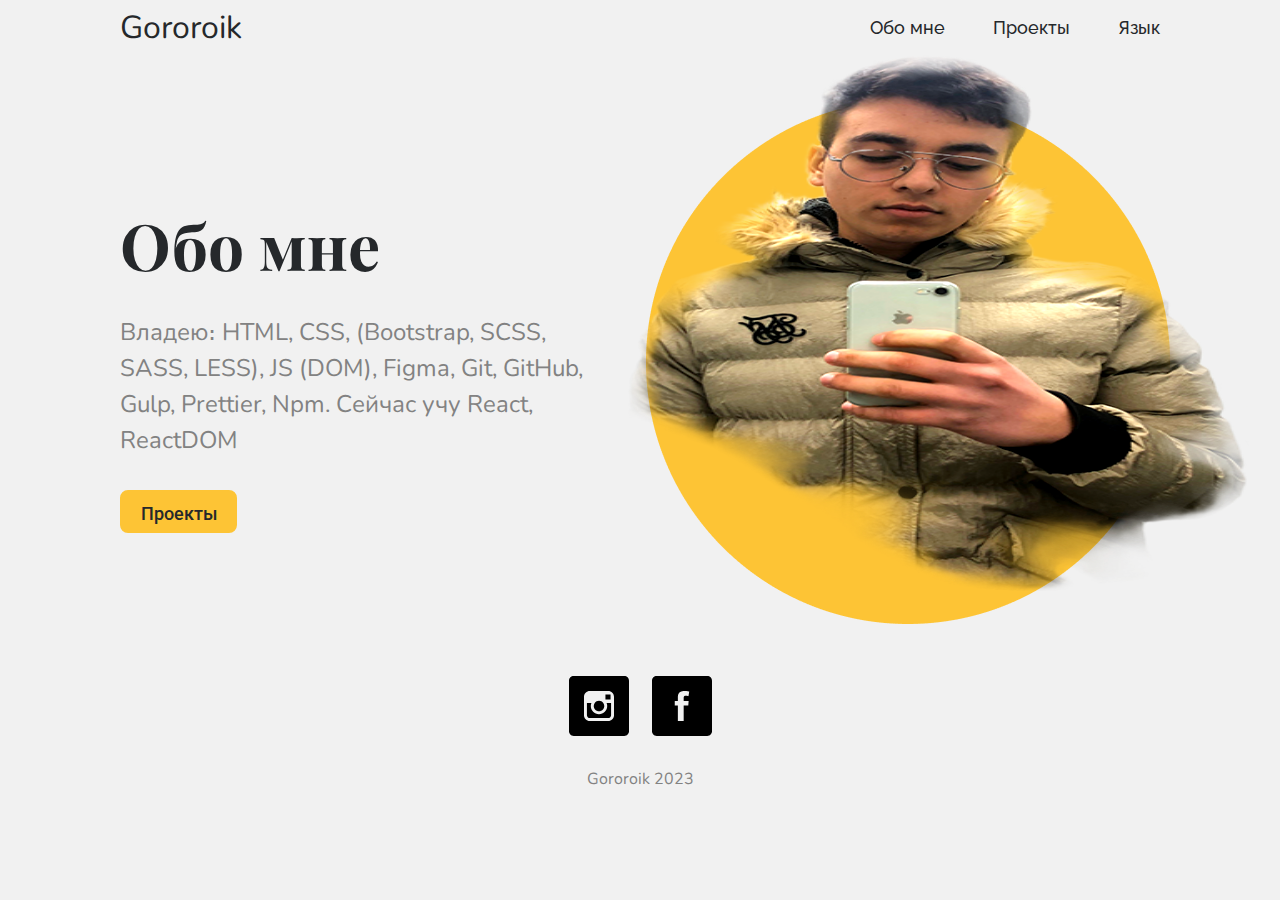
<file: portfolio/pages/aboutru.html>
<!DOCTYPE html>
<html lang="en">
    <head>
        <meta charset="UTF-8" />
        <meta http-equiv="X-UA-Compatible" content="IE=edge" />
        <meta name="viewport" content="width=device-width, initial-scale=1.0" />
        <title>Портфолио</title>
        <link
            href="https://fonts.googleapis.com/css2?family=Raleway:wght@100;200;300;400;500;600;700;800;900&display=swap"
            rel="stylesheet"
        />
        <link
            href="https://fonts.googleapis.com/css2?family=Nunito:wght@200;300;400;500;600;700;800;900;1000&display=swap"
            rel="stylesheet"
        />
        <link
            href="https://fonts.googleapis.com/css2?family=Playfair+Display:wght@400;500;600;700;800;900&display=swap"
            rel="stylesheet"
        />
        <link
            href="https://fonts.googleapis.com/css2?family=Roboto:wght@500&display=swap"
            rel="stylesheet"
        />
        <link rel="stylesheet" href="../css/bootstrap-reboot.min.css" />
        <link rel="stylesheet" href="../css/bootstrap-grid.min.css" />
        <link rel="stylesheet" href="../css/style.min.css" />
    </head>
    <body>
        <div class="images">
            <div class="yellow-bg yellow-bg-about">
                <img
                    src="../img/yellow-round.png"
                    alt="round"
                    class="yellow-round"
                />
                <div class="gor">
                    <img
                        class="gor__img gorzoom gorabout"
                        src="../img/menak3.png"
                        alt="gor"
                    />
                </div>
            </div>
        </div>

        <div class="menu-btn">
            <span></span>
            <span></span>
            <span></span>
        </div>

        <div class="menu-close"><span>&times;</span></div>

        <div class="menu">
            <nav>
                <ul>
                    <li class="menu__item">
                        <a href="ru.html" class="a underline__title">Главная</a>
                    </li>
                    <li class="menu__item">
                        <a href="#" class="a underline__title">Обо мне</a>
                    </li>
                    <li class="menu__item">
                        <a href="ru.html#projects" class="a underline__title"
                            >Проекты</a
                        >
                    </li>
                    <li class="menu__items_langs">
                        <a href="#" class="underline__title1 menu__link a"
                            >Язык</a
                        >
                        <ul class="menu__langs">
                            <li class="menu__lang">
                                <a class="menu__lang_link" href="about.html"
                                    >Анг</a
                                >
                            </li>
                            <li class="menu__lang">
                                <a class="menu__lang_link" href="#">Рус</a>
                            </li>
                            <li class="menu__lang">
                                <a class="menu__lang_link" href="aboutarm.html"
                                    >Арм</a
                                >
                            </li>
                        </ul>
                    </li>
                </ul>
            </nav>
        </div>

        <header class="header" id="start">
            <div class="header_container">
                <nav class="header__nav">
                    <ul class="header__ul">
                        <li class="header__item_logo">
                            <!-- <img class='header__logo' src="icons/logo.svg" alt="logo"> -->
                            <a href="ru.html" class="title-link">
                                <div class="header__title underline__title1">
                                    Gororoik
                                </div>
                            </a>
                        </li>
                    </ul>
                    <ul class="header__ul ul-unshow">
                        <li class="header__item">
                            <a class="header__link underline" href="#"
                                >Обо мне</a
                            >
                        </li>
                        <li class="header__item">
                            <a
                                class="header__link underline"
                                href="ru.html#projects"
                                >Проекты</a
                            >
                        </li>
                        <li class="header__item">
                            <a class="header__link underline lan" href="#"
                                >Язык</a
                            >
                            <ul class="langs">
                                <li class="lang">
                                    <a class="a" href="about.html">Анг</a>
                                </li>
                                <li class="lang">
                                    <a class="a" href="#">Рус</a>
                                </li>
                                <li class="lang">
                                    <a class="a" href="aboutarm.html">Арм</a>
                                </li>
                            </ul>
                        </li>
                    </ul>
                </nav>
            </div>
        </header>

        <section class="main main-about">
            <div class="main__wrapper">
                <div class="main__title about-title">Обо мне</div>
                <div class="main__descr about-descr">
                    Владею։ HTML, CSS, (Bootstrap, SCSS, SASS, LESS), JS (DOM),
                    Figma, Git, GitHub, Gulp, Prettier, Npm. Сейчас учу React,
                    ReactDOM
                </div>
                <a href="ru.html#projects" class="button__link"
                    ><button class="button btn-yellow">Проекты</button></a
                >
                <!-- <button class="button btn-white">LinkedIn</button> -->
            </div>
        </section>

        <footer class="footer footer-about">
            <div class="container">
                <div class="icons__wrapper">
                    <a
                        href="https://www.instagram.com/gor.torosyann/"
                        class="icon__link instagram"
                        target="_blank"
                    >
                        <svg
                            fill="#000000"
                            height="800px"
                            width="800px"
                            version="1.1"
                            id="Layer_1"
                            xmlns="http://www.w3.org/2000/svg"
                            xmlns:xlink="http://www.w3.org/1999/xlink"
                            viewBox="-143 145 512 512"
                            xml:space="preserve"
                        >
                            <g>
                                <path
                                    d="M113,446c24.8,0,45.1-20.2,45.1-45.1c0-9.8-3.2-18.9-8.5-26.3c-8.2-11.3-21.5-18.8-36.5-18.8s-28.3,7.4-36.5,18.8
                       c-5.3,7.4-8.5,16.5-8.5,26.3C68,425.8,88.2,446,113,446z"
                                />
                                <polygon
                                    points="211.4,345.9 211.4,308.1 211.4,302.5 205.8,302.5 168,302.6 168.2,346 	"
                                />
                                <path
                                    d="M329,145h-432c-22.1,0-40,17.9-40,40v432c0,22.1,17.9,40,40,40h432c22.1,0,40-17.9,40-40V185C369,162.9,351.1,145,329,145z
                        M241,374.7v104.8c0,27.3-22.2,49.5-49.5,49.5h-157C7.2,529-15,506.8-15,479.5V374.7v-52.3c0-27.3,22.2-49.5,49.5-49.5h157
                       c27.3,0,49.5,22.2,49.5,49.5V374.7z"
                                />
                                <path
                                    d="M183,401c0,38.6-31.4,70-70,70c-38.6,0-70-31.4-70-70c0-9.3,1.9-18.2,5.2-26.3H10v104.8C10,493,21,504,34.5,504h157
                       c13.5,0,24.5-11,24.5-24.5V374.7h-38.2C181.2,382.8,183,391.7,183,401z"
                                />
                            </g>
                        </svg>
                    </a>
                    <a
                        href="https://www.facebook.com/goro.torosyan/"
                        class="icon__link linkedin"
                        target="_blank"
                    >
                        <svg
                            fill="#000000"
                            height="800px"
                            width="800px"
                            version="1.1"
                            id="Layer_1"
                            xmlns="http://www.w3.org/2000/svg"
                            xmlns:xlink="http://www.w3.org/1999/xlink"
                            viewBox="-143 145 512 512"
                            xml:space="preserve"
                        >
                            <path
                                d="M329,145h-432c-22.1,0-40,17.9-40,40v432c0,22.1,17.9,40,40,40h432c22.1,0,40-17.9,40-40V185C369,162.9,351.1,145,329,145z
                    M169.5,357.6l-2.9,38.3h-39.3v133H77.7v-133H51.2v-38.3h26.5v-25.7c0-11.3,0.3-28.8,8.5-39.7c8.7-11.5,20.6-19.3,41.1-19.3
                   c33.4,0,47.4,4.8,47.4,4.8l-6.6,39.2c0,0-11-3.2-21.3-3.2c-10.3,0-19.5,3.7-19.5,14v29.9H169.5z"
                            />
                        </svg>
                    </a>
                    <!-- <a href="#" class="icon__link envelope">
                        <svg
                            width="48"
                            height="48"
                            viewBox="0 0 48 48"
                            fill="none"
                            xmlns="http://www.w3.org/2000/svg"
                        >
                            <path
                                fill-rule="evenodd"
                                clip-rule="evenodd"
                                d="M3.13125 12.1467C3.3959 10.9686 4.04647 9.91683 4.97642 9.16349C5.90637 8.41014 7.06057 7.99992 8.25 8H39.75C40.9394 7.99992 42.0936 8.41014 43.0236 9.16349C43.9535 9.91683 44.6041 10.9686 44.8687 12.1467L24 25.104L3.13125 12.1467ZM3 15.192V34.136L18.2329 24.648L3 15.192ZM20.7476 26.2133L3.50138 36.952C3.92748 37.8648 4.60001 38.6358 5.44068 39.1754C6.28135 39.715 7.25558 40.001 8.25 40H39.75C40.7443 40.0002 41.7181 39.7136 42.5583 39.1736C43.3985 38.6335 44.0705 37.8622 44.496 36.9493L27.2498 26.2107L24 28.2293L20.7476 26.2107V26.2133ZM29.7671 24.6507L45 34.136V15.192L29.7671 24.648V24.6507Z"
                                fill="#25282B"
                            />
                        </svg>
                    </a> -->
                </div>
                <copyright class="footer__copyright"> Gororoik 2023 </copyright>
            </div>
        </footer>

        <script src="../js/script.js"></script>
    </body>
</html>
</file>
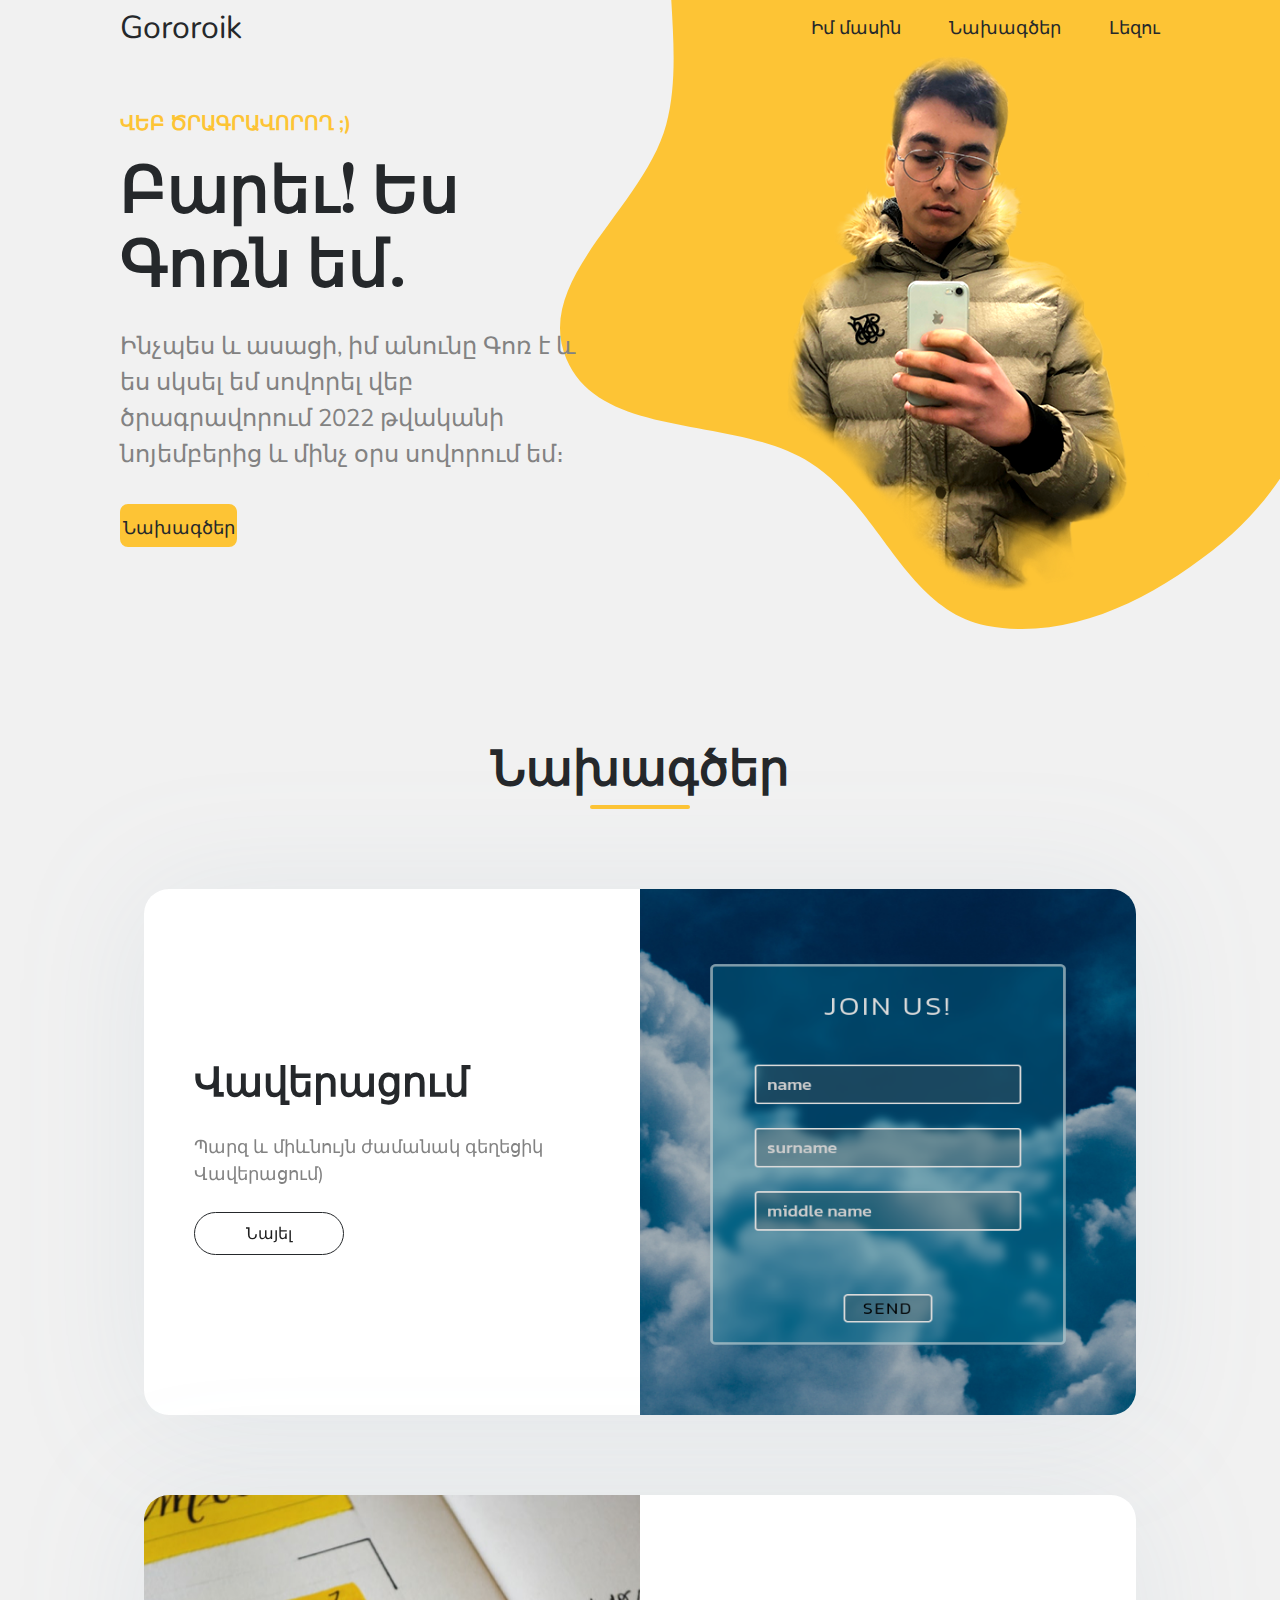
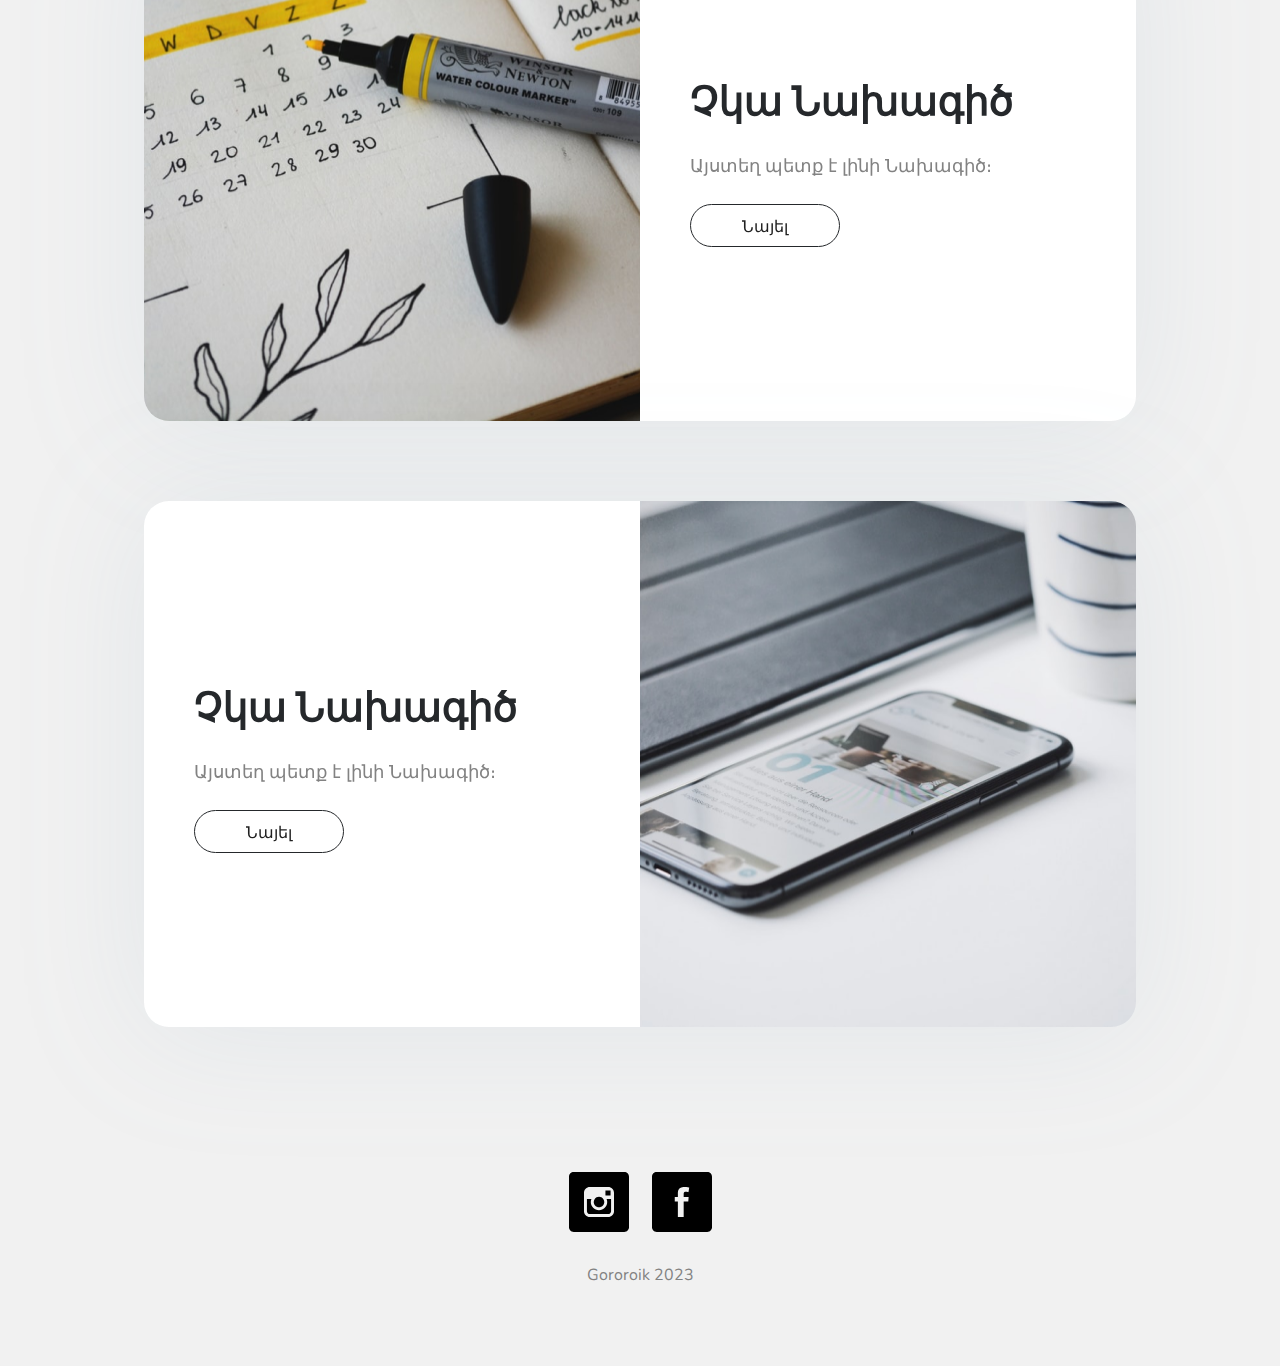
<file: portfolio/pages/am.html>
<!DOCTYPE html>
<html lang="en">
    <head>
        <meta charset="UTF-8" />
        <meta http-equiv="X-UA-Compatible" content="IE=edge" />
        <meta name="viewport" content="width=device-width, initial-scale=1.0" />
        <title>Պորտֆոլիո</title>
        <link
            href="https://fonts.googleapis.com/css2?family=Raleway:wght@100;200;300;400;500;600;700;800;900&display=swap"
            rel="stylesheet"
        />
        <link
            href="https://fonts.googleapis.com/css2?family=Nunito:wght@200;300;400;500;600;700;800;900;1000&display=swap"
            rel="stylesheet"
        />
        <link
            href="https://fonts.googleapis.com/css2?family=Playfair+Display:wght@400;500;600;700;800;900&display=swap"
            rel="stylesheet"
        />
        <link
            href="https://fonts.googleapis.com/css2?family=Roboto:wght@500&display=swap"
            rel="stylesheet"
        />
        <link rel="stylesheet" href="../css/bootstrap-reboot.min.css" />
        <link rel="stylesheet" href="../css/bootstrap-grid.min.css" />
        <link rel="stylesheet" href="../css/style.min.css" />
    </head>
    <body>
        <div class="images">
            <div class="yellow-bg">
                <svg
                    width="720"
                    height="629"
                    viewBox="0 0 720 629"
                    fill="none"
                    xmlns="http://www.w3.org/2000/svg"
                >
                    <path
                        fill-rule="evenodd"
                        clip-rule="evenodd"
                        d="M426.755 -247.339C526.01 -242.623 630.416 -205.737 691.019 -128.942C747.053 -57.9359 709.403 42.8884 725.408 131.114C738.276 202.044 786.302 264.961 775.404 336.204C763.332 415.132 724.842 490.453 662.532 542.186C597.271 596.368 510.835 641.895 426.755 625.671C345.261 609.947 319.875 506.823 250.249 462.635C174.069 414.287 41.2528 440.785 6.43092 358.913C-27.6816 278.71 83.9568 208.257 106.308 124.209C131.067 31.1084 79.6084 -81.3667 143.094 -154.976C208.865 -231.236 324.689 -252.189 426.755 -247.339Z"
                        fill="#FDC435"
                    />
                </svg>
                <div class="gor">
                    <img
                        class="gor__img gorzoom"
                        src="../img/menak2.png"
                        alt="gor"
                    />
                </div>
                <!-- <img src="img/lastGor.png" alt="yellow-bg"> -->
                <!-- <div class="man-bg">
                <img src="img/man.png" alt="man">
            </div> -->
            </div>
        </div>

        <div class="menu-btn">
            <span></span>
            <span></span>
            <span></span>
        </div>

        <div class="menu-close"><span>&times;</span></div>

        <div class="menu">
            <nav>
                <ul>
                    <li class="menu__item">
                        <a href="#" class="a underline__title">Գլխավոր</a>
                    </li>
                    <li class="menu__item">
                        <a href="aboutarm.html" class="a underline__title"
                            >Իմ մասին</a
                        >
                    </li>
                    <li class="menu__item">
                        <a href="#projects" class="a underline__title"
                            >Նախագծեր</a
                        >
                    </li>
                    <li class="menu__items_langs">
                        <a href="#" class="underline__title1 menu__link a"
                            >Լեզու</a
                        >
                        <ul class="menu__langs">
                            <li class="menu__lang">
                                <a class="menu__lang_link" href="../index.html"
                                    >անգ</a
                                >
                            </li>
                            <li class="menu__lang">
                                <a class="menu__lang_link" href="ru.html"
                                    >ռուս</a
                                >
                            </li>
                            <li class="menu__lang">
                                <a class="menu__lang_link" href="#">հայ</a>
                            </li>
                        </ul>
                    </li>
                </ul>
            </nav>
        </div>

        <header class="header" id="start">
            <div class="header_container">
                <nav class="header__nav">
                    <ul class="header__ul">
                        <li class="header__item_logo">
                            <!-- <img class='header__logo' src="icons/logo.svg" alt="logo"> -->
                            <a href="#" class="title-link"
                                ><div class="header__title underline__title">
                                    Gororoik
                                </div></a
                            >
                        </li>
                    </ul>
                    <ul class="header__ul ul-unshow">
                        <li class="header__item">
                            <a
                                class="header__link underline"
                                href="aboutarm.html"
                                >Իմ մասին</a
                            >
                        </li>
                        <li class="header__item">
                            <a class="header__link underline" href="#projects"
                                >Նախագծեր</a
                            >
                        </li>
                        <li class="header__item">
                            <a class="header__link underline lan" href="#"
                                >Լեզու</a
                            >
                            <ul class="langs">
                                <li class="lang">
                                    <a class="a" href="../index.html">անգ</a>
                                </li>
                                <li class="lang">
                                    <a class="a" href="ru.html">ռուս</a>
                                </li>
                                <li class="lang">
                                    <a class="a" href="#">հայ</a>
                                </li>
                            </ul>
                        </li>
                    </ul>
                </nav>
            </div>
        </header>

        <section class="main">
            <div class="main__wrapper">
                <div class="main__smallTitle">Վեբ Ծրագրավորող ;)</div>
                <div class="main__title">Բարեւ! Ես Գոռն եմ.</div>
                <div class="main__descr">
                    Ինչպես և ասացի, իմ անունը Գոռ է և ես սկսել եմ սովորել վեբ
                    ծրագրավորում 2022 թվականի նոյեմբերից և մինչ օրս սովորում եմ։
                </div>
                <a href="#projects"
                    ><button class="button btn-yellow">Նախագծեր</button></a
                >
                <!-- <button class="button btn-white">LinkedIn</button> -->
            </div>
        </section>

        <section class="projects" id="projects">
            <div class="container">
                <div class="projects__title">Նախագծեր</div>
                <div class="projects__divider"></div>

                <div class="projects-card">
                    <div class="projects-card__text-block">
                        <div class="projects-card__title">Վավերացում</div>
                        <div class="projects-card__descr">
                            Պարզ և միևնույն ժամանակ գեղեցիկ Վավերացում)
                        </div>
                        <a
                            href="https://gororoik.github.io/site4/"
                            target="_blank"
                            ><button class="projects-card__btn">
                                Նայել
                            </button></a
                        >
                    </div>
                    <div class="projects-card__img-block">
                        <img src="../img/validation.png" alt="card1" />
                    </div>
                </div>

                <div class="projects-card another__card">
                    <div class="projects-card__img-block another__img-block">
                        <img src="../img/card2.png" alt="card1" />
                    </div>
                    <div class="projects-card__text-block another__text-block">
                        <div class="projects-card__title another__title">
                            Չկա Նախագիծ
                        </div>
                        <div class="projects-card__descr another__descr">
                            Այստեղ պետք է լինի Նախագիծ։
                        </div>
                        <a href="#"
                            ><button class="projects-card__btn another__btn">
                                Նայել
                            </button></a
                        >
                    </div>
                </div>

                <div class="projects-card">
                    <div class="projects-card__text-block">
                        <div class="projects-card__title">Չկա Նախագիծ</div>
                        <div class="projects-card__descr">
                            Այստեղ պետք է լինի Նախագիծ։
                        </div>
                        <a href="#"
                            ><button class="projects-card__btn">
                                Նայել
                            </button></a
                        >
                    </div>
                    <div class="projects-card__img-block">
                        <img src="../img/card3.png" alt="card1" />
                    </div>
                </div>
            </div>
        </section>

        <footer class="footer">
            <div class="container">
                <div class="icons__wrapper">
                    <a
                        href="https://www.instagram.com/gor.torosyann/"
                        class="icon__link instagram"
                        target="_blank"
                    >
                        <svg
                            fill="#000000"
                            height="800px"
                            width="800px"
                            version="1.1"
                            id="Layer_1"
                            xmlns="http://www.w3.org/2000/svg"
                            xmlns:xlink="http://www.w3.org/1999/xlink"
                            viewBox="-143 145 512 512"
                            xml:space="preserve"
                        >
                            <g>
                                <path
                                    d="M113,446c24.8,0,45.1-20.2,45.1-45.1c0-9.8-3.2-18.9-8.5-26.3c-8.2-11.3-21.5-18.8-36.5-18.8s-28.3,7.4-36.5,18.8
                       c-5.3,7.4-8.5,16.5-8.5,26.3C68,425.8,88.2,446,113,446z"
                                />
                                <polygon
                                    points="211.4,345.9 211.4,308.1 211.4,302.5 205.8,302.5 168,302.6 168.2,346 	"
                                />
                                <path
                                    d="M329,145h-432c-22.1,0-40,17.9-40,40v432c0,22.1,17.9,40,40,40h432c22.1,0,40-17.9,40-40V185C369,162.9,351.1,145,329,145z
                        M241,374.7v104.8c0,27.3-22.2,49.5-49.5,49.5h-157C7.2,529-15,506.8-15,479.5V374.7v-52.3c0-27.3,22.2-49.5,49.5-49.5h157
                       c27.3,0,49.5,22.2,49.5,49.5V374.7z"
                                />
                                <path
                                    d="M183,401c0,38.6-31.4,70-70,70c-38.6,0-70-31.4-70-70c0-9.3,1.9-18.2,5.2-26.3H10v104.8C10,493,21,504,34.5,504h157
                       c13.5,0,24.5-11,24.5-24.5V374.7h-38.2C181.2,382.8,183,391.7,183,401z"
                                />
                            </g>
                        </svg>
                    </a>
                    <a
                        href="https://www.facebook.com/goro.torosyan/"
                        class="icon__link linkedin"
                        target="_blank"
                    >
                        <svg
                            fill="#000000"
                            height="800px"
                            width="800px"
                            version="1.1"
                            id="Layer_1"
                            xmlns="http://www.w3.org/2000/svg"
                            xmlns:xlink="http://www.w3.org/1999/xlink"
                            viewBox="-143 145 512 512"
                            xml:space="preserve"
                        >
                            <path
                                d="M329,145h-432c-22.1,0-40,17.9-40,40v432c0,22.1,17.9,40,40,40h432c22.1,0,40-17.9,40-40V185C369,162.9,351.1,145,329,145z
                    M169.5,357.6l-2.9,38.3h-39.3v133H77.7v-133H51.2v-38.3h26.5v-25.7c0-11.3,0.3-28.8,8.5-39.7c8.7-11.5,20.6-19.3,41.1-19.3
                   c33.4,0,47.4,4.8,47.4,4.8l-6.6,39.2c0,0-11-3.2-21.3-3.2c-10.3,0-19.5,3.7-19.5,14v29.9H169.5z"
                            />
                        </svg>
                    </a>
                    <!-- <a href="#" class="icon__link envelope">
                        <svg
                            width="48"
                            height="48"
                            viewBox="0 0 48 48"
                            fill="none"
                            xmlns="http://www.w3.org/2000/svg"
                        >
                            <path
                                fill-rule="evenodd"
                                clip-rule="evenodd"
                                d="M3.13125 12.1467C3.3959 10.9686 4.04647 9.91683 4.97642 9.16349C5.90637 8.41014 7.06057 7.99992 8.25 8H39.75C40.9394 7.99992 42.0936 8.41014 43.0236 9.16349C43.9535 9.91683 44.6041 10.9686 44.8687 12.1467L24 25.104L3.13125 12.1467ZM3 15.192V34.136L18.2329 24.648L3 15.192ZM20.7476 26.2133L3.50138 36.952C3.92748 37.8648 4.60001 38.6358 5.44068 39.1754C6.28135 39.715 7.25558 40.001 8.25 40H39.75C40.7443 40.0002 41.7181 39.7136 42.5583 39.1736C43.3985 38.6335 44.0705 37.8622 44.496 36.9493L27.2498 26.2107L24 28.2293L20.7476 26.2107V26.2133ZM29.7671 24.6507L45 34.136V15.192L29.7671 24.648V24.6507Z"
                                fill="#25282B"
                            />
                        </svg>
                    </a> -->
                </div>
                <copyright class="footer__copyright"> Gororoik 2023 </copyright>
            </div>
        </footer>

        <a href="#start" class="scroll">
            <i class="arrow"></i>
        </a>

        <script src="../js/script.js"></script>
    </body>
</html>
</file>
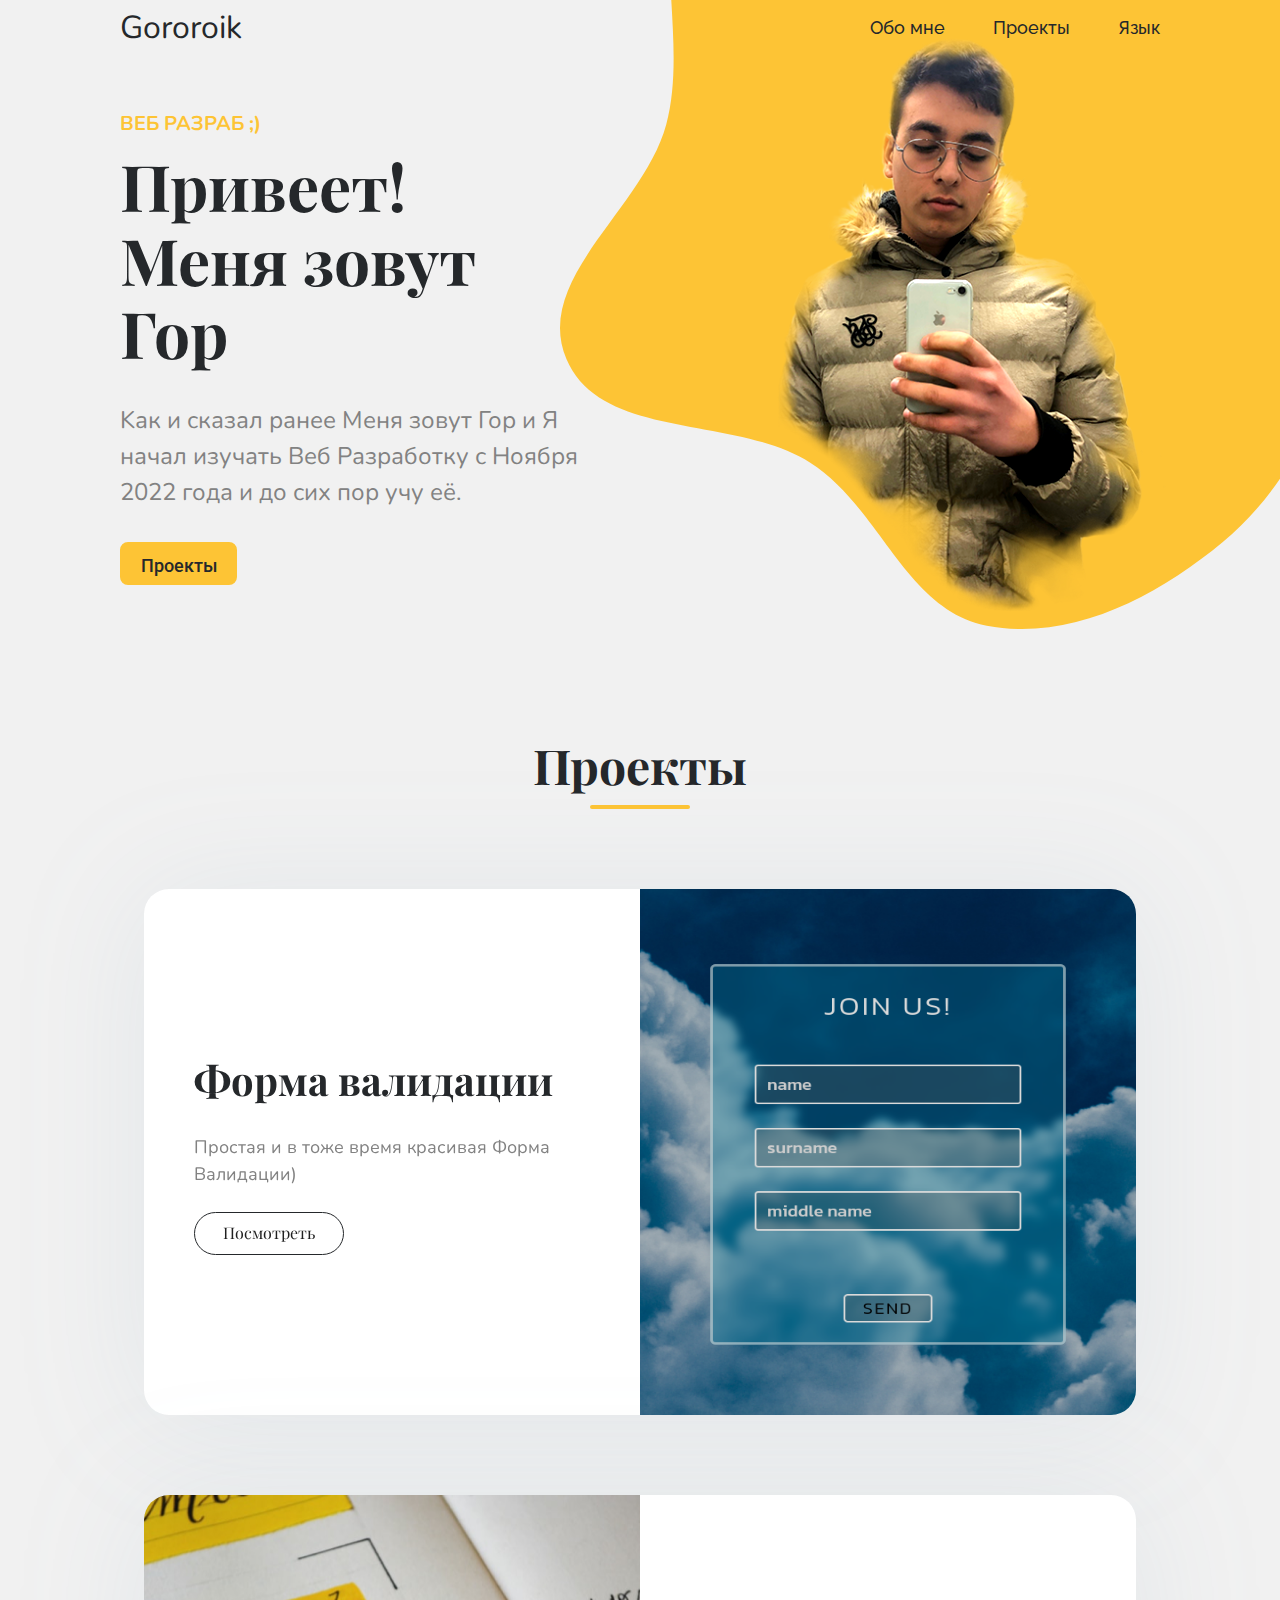
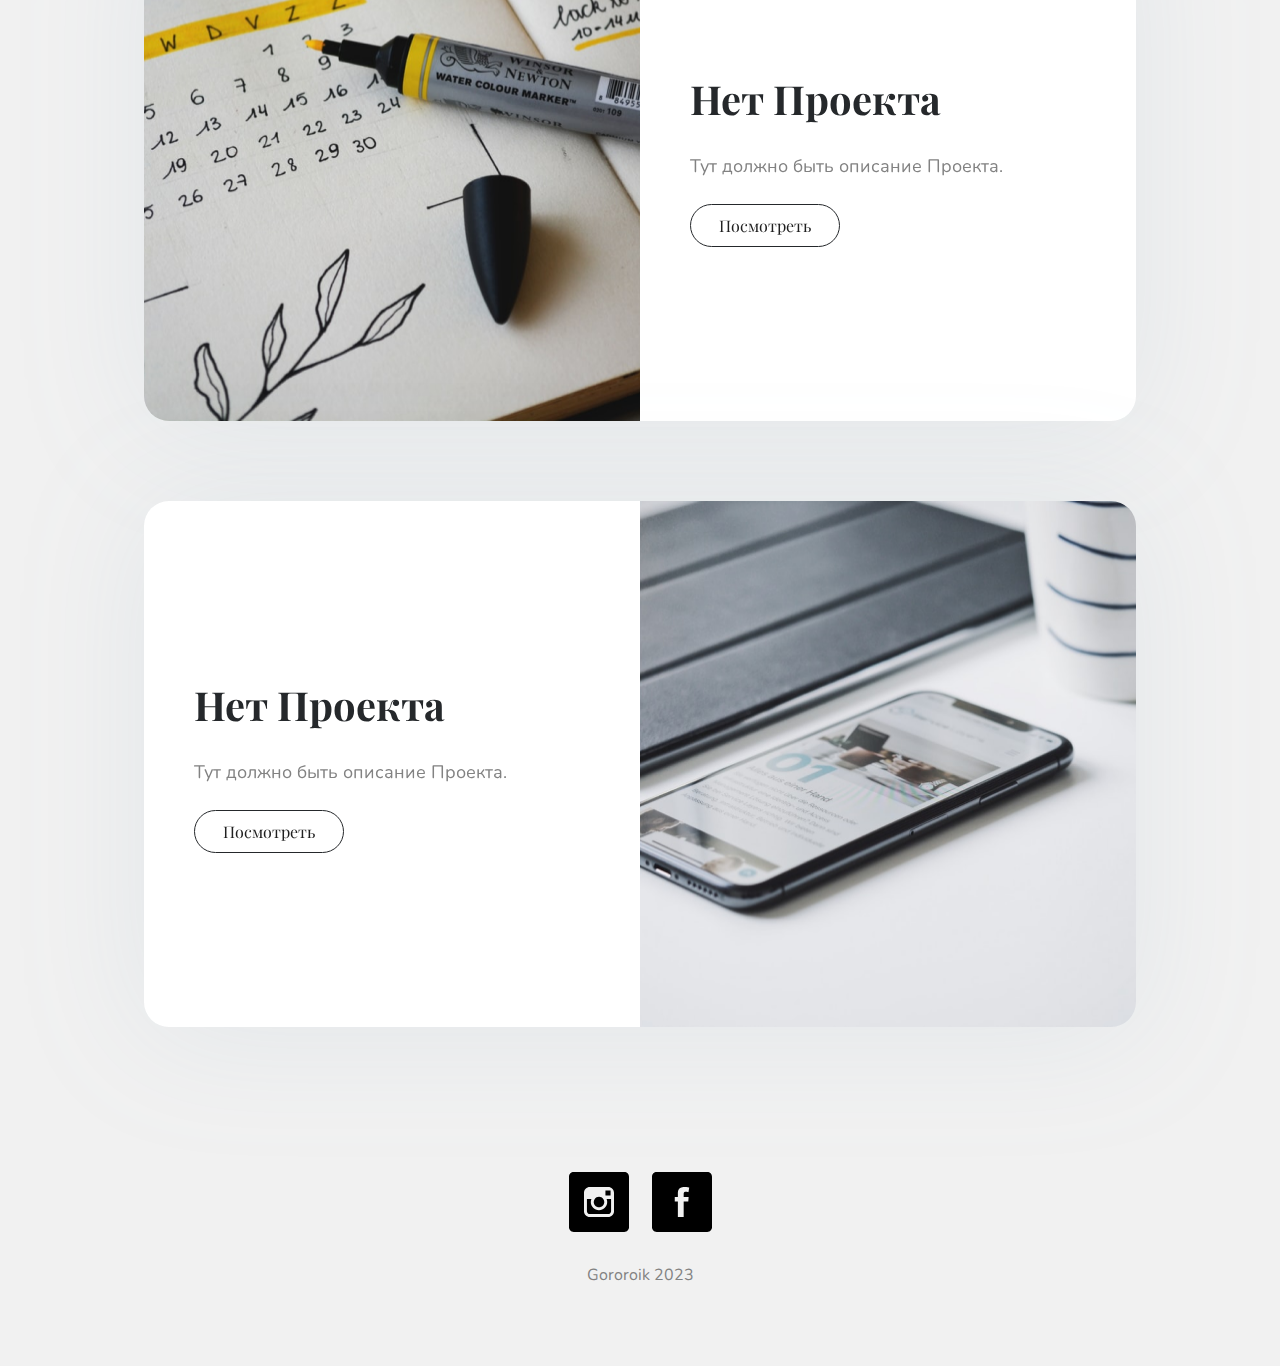
<file: portfolio/pages/ru.html>
<!DOCTYPE html>
<html lang="en">
    <head>
        <meta charset="UTF-8" />
        <meta http-equiv="X-UA-Compatible" content="IE=edge" />
        <meta name="viewport" content="width=device-width, initial-scale=1.0" />
        <title>Портфолио</title>
        <link
            href="https://fonts.googleapis.com/css2?family=Raleway:wght@100;200;300;400;500;600;700;800;900&display=swap"
            rel="stylesheet"
        />
        <link
            href="https://fonts.googleapis.com/css2?family=Nunito:wght@200;300;400;500;600;700;800;900;1000&display=swap"
            rel="stylesheet"
        />
        <link
            href="https://fonts.googleapis.com/css2?family=Playfair+Display:wght@400;500;600;700;800;900&display=swap"
            rel="stylesheet"
        />
        <link
            href="https://fonts.googleapis.com/css2?family=Roboto:wght@500&display=swap"
            rel="stylesheet"
        />
        <link rel="stylesheet" href="../css/bootstrap-reboot.min.css" />
        <link rel="stylesheet" href="../css/bootstrap-grid.min.css" />
        <link rel="stylesheet" href="../css/style.min.css" />
    </head>
    <body>
        <div class="images">
            <div class="yellow-bg">
                <svg
                    width="720"
                    height="629"
                    viewBox="0 0 720 629"
                    fill="none"
                    xmlns="http://www.w3.org/2000/svg"
                >
                    <path
                        fill-rule="evenodd"
                        clip-rule="evenodd"
                        d="M426.755 -247.339C526.01 -242.623 630.416 -205.737 691.019 -128.942C747.053 -57.9359 709.403 42.8884 725.408 131.114C738.276 202.044 786.302 264.961 775.404 336.204C763.332 415.132 724.842 490.453 662.532 542.186C597.271 596.368 510.835 641.895 426.755 625.671C345.261 609.947 319.875 506.823 250.249 462.635C174.069 414.287 41.2528 440.785 6.43092 358.913C-27.6816 278.71 83.9568 208.257 106.308 124.209C131.067 31.1084 79.6084 -81.3667 143.094 -154.976C208.865 -231.236 324.689 -252.189 426.755 -247.339Z"
                        fill="#FDC435"
                    />
                </svg>
                <div class="gor">
                    <img
                        class="gor__img gorzoom"
                        src="../img/menak2.png"
                        alt="gor"
                    />
                </div>
                <!-- <img src="img/lastGor.png" alt="yellow-bg"> -->
                <!-- <div class="man-bg">
                <img src="img/man.png" alt="man">
            </div> -->
            </div>
        </div>

        <div class="menu-btn">
            <span></span>
            <span></span>
            <span></span>
        </div>

        <div class="menu-close"><span>&times;</span></div>

        <div class="menu">
            <nav>
                <ul>
                    <li class="menu__item">
                        <a href="#" class="a underline__title">Главная</a>
                    </li>
                    <li class="menu__item">
                        <a href="aboutru.html" class="a underline__title"
                            >Обо мне</a
                        >
                    </li>
                    <li class="menu__item">
                        <a href="#projects" class="a underline__title"
                            >Проекты</a
                        >
                    </li>
                    <li class="menu__items_langs">
                        <a href="#" class="underline__title1 menu__link a"
                            >Язык</a
                        >
                        <ul class="menu__langs">
                            <li class="menu__lang">
                                <a class="menu__lang_link" href="../index.html"
                                    >анг</a
                                >
                            </li>
                            <li class="menu__lang">
                                <a class="menu__lang_link" href="#">рус</a>
                            </li>
                            <li class="menu__lang">
                                <a class="menu__lang_link" href="am.html"
                                    >арм</a
                                >
                            </li>
                        </ul>
                    </li>
                </ul>
            </nav>
        </div>

        <header class="header" id="start">
            <div class="header_container">
                <nav class="header__nav">
                    <ul class="header__ul">
                        <li class="header__item_logo">
                            <!-- <img class='header__logo' src="icons/logo.svg" alt="logo"> -->
                            <a href="#" class="title-link"
                                ><div class="header__title underline__title">
                                    Gororoik
                                </div></a
                            >
                        </li>
                    </ul>
                    <ul class="header__ul ul-unshow">
                        <li class="header__item">
                            <a
                                class="header__link underline"
                                href="aboutru.html"
                                >Обо мне</a
                            >
                        </li>
                        <li class="header__item">
                            <a class="header__link underline" href="#projects"
                                >Проекты</a
                            >
                        </li>
                        <li class="header__item">
                            <a class="header__link underline lan" href="#"
                                >Язык</a
                            >
                            <ul class="langs">
                                <li class="lang">
                                    <a class="a" href="../index.html">анг</a>
                                </li>
                                <li class="lang">
                                    <a class="a" href="#">рус</a>
                                </li>
                                <li class="lang">
                                    <a class="a" href="am.html">арм</a>
                                </li>
                            </ul>
                        </li>
                    </ul>
                </nav>
            </div>
        </header>

        <section class="main">
            <div class="main__wrapper">
                <div class="main__smallTitle">Веб Разраб ;)</div>
                <div class="main__title">Привеет! Меня зовут Гор</div>
                <div class="main__descr">
                    Kак и сказал ранее Меня зовут Гор и Я начал изучать Веб
                    Разработку с Ноября 2022 года и до сих пор учу её.
                </div>
                <a href="#projects"
                    ><button class="button btn-yellow">Проекты</button></a
                >
                <!-- <button class="button btn-white">LinkedIn</button> -->
            </div>
        </section>

        <section class="projects" id="projects">
            <div class="container">
                <div class="projects__title">Проекты</div>
                <div class="projects__divider"></div>

                <div class="projects-card">
                    <div class="projects-card__text-block">
                        <div class="projects-card__title">Форма валидации</div>
                        <div class="projects-card__descr">
                            Простая и в тоже время красивая Форма Валидации)
                        </div>
                        <a
                            href="https://gororoik.github.io/site4/"
                            target="_blank"
                            ><button class="projects-card__btn">
                                Посмотреть
                            </button></a
                        >
                    </div>
                    <div class="projects-card__img-block">
                        <img src="../img/validation.png" alt="card1" />
                    </div>
                </div>

                <div class="projects-card another__card">
                    <div class="projects-card__img-block another__img-block">
                        <img src="../img/card2.png" alt="card1" />
                    </div>
                    <div class="projects-card__text-block another__text-block">
                        <div class="projects-card__title another__title">
                            Нет Проекта
                        </div>
                        <div class="projects-card__descr another__descr">
                            Тут должно быть описание Проекта.
                        </div>
                        <a href="#"
                            ><button class="projects-card__btn another__btn">
                                Посмотреть
                            </button></a
                        >
                    </div>
                </div>

                <div class="projects-card">
                    <div class="projects-card__text-block">
                        <div class="projects-card__title">Нет Проекта</div>
                        <div class="projects-card__descr">
                            Тут должно быть описание Проекта.
                        </div>
                        <a href="#"
                            ><button class="projects-card__btn">
                                Посмотреть
                            </button></a
                        >
                    </div>
                    <div class="projects-card__img-block">
                        <img src="../img/card3.png" alt="card1" />
                    </div>
                </div>
            </div>
        </section>

        <footer class="footer">
            <div class="container">
                <div class="icons__wrapper">
                    <a
                        href="https://www.instagram.com/gor.torosyann/"
                        class="icon__link instagram"
                        target="_blank"
                    >
                        <svg
                            fill="#000000"
                            height="800px"
                            width="800px"
                            version="1.1"
                            id="Layer_1"
                            xmlns="http://www.w3.org/2000/svg"
                            xmlns:xlink="http://www.w3.org/1999/xlink"
                            viewBox="-143 145 512 512"
                            xml:space="preserve"
                        >
                            <g>
                                <path
                                    d="M113,446c24.8,0,45.1-20.2,45.1-45.1c0-9.8-3.2-18.9-8.5-26.3c-8.2-11.3-21.5-18.8-36.5-18.8s-28.3,7.4-36.5,18.8
                       c-5.3,7.4-8.5,16.5-8.5,26.3C68,425.8,88.2,446,113,446z"
                                />
                                <polygon
                                    points="211.4,345.9 211.4,308.1 211.4,302.5 205.8,302.5 168,302.6 168.2,346 	"
                                />
                                <path
                                    d="M329,145h-432c-22.1,0-40,17.9-40,40v432c0,22.1,17.9,40,40,40h432c22.1,0,40-17.9,40-40V185C369,162.9,351.1,145,329,145z
                        M241,374.7v104.8c0,27.3-22.2,49.5-49.5,49.5h-157C7.2,529-15,506.8-15,479.5V374.7v-52.3c0-27.3,22.2-49.5,49.5-49.5h157
                       c27.3,0,49.5,22.2,49.5,49.5V374.7z"
                                />
                                <path
                                    d="M183,401c0,38.6-31.4,70-70,70c-38.6,0-70-31.4-70-70c0-9.3,1.9-18.2,5.2-26.3H10v104.8C10,493,21,504,34.5,504h157
                       c13.5,0,24.5-11,24.5-24.5V374.7h-38.2C181.2,382.8,183,391.7,183,401z"
                                />
                            </g>
                        </svg>
                    </a>
                    <a
                        href="https://www.facebook.com/goro.torosyan/"
                        class="icon__link linkedin"
                        target="_blank"
                    >
                        <svg
                            fill="#000000"
                            height="800px"
                            width="800px"
                            version="1.1"
                            id="Layer_1"
                            xmlns="http://www.w3.org/2000/svg"
                            xmlns:xlink="http://www.w3.org/1999/xlink"
                            viewBox="-143 145 512 512"
                            xml:space="preserve"
                        >
                            <path
                                d="M329,145h-432c-22.1,0-40,17.9-40,40v432c0,22.1,17.9,40,40,40h432c22.1,0,40-17.9,40-40V185C369,162.9,351.1,145,329,145z
                    M169.5,357.6l-2.9,38.3h-39.3v133H77.7v-133H51.2v-38.3h26.5v-25.7c0-11.3,0.3-28.8,8.5-39.7c8.7-11.5,20.6-19.3,41.1-19.3
                   c33.4,0,47.4,4.8,47.4,4.8l-6.6,39.2c0,0-11-3.2-21.3-3.2c-10.3,0-19.5,3.7-19.5,14v29.9H169.5z"
                            />
                        </svg>
                    </a>
                    <!-- <a href="#" class="icon__link envelope">
                        <svg
                            width="48"
                            height="48"
                            viewBox="0 0 48 48"
                            fill="none"
                            xmlns="http://www.w3.org/2000/svg"
                        >
                            <path
                                fill-rule="evenodd"
                                clip-rule="evenodd"
                                d="M3.13125 12.1467C3.3959 10.9686 4.04647 9.91683 4.97642 9.16349C5.90637 8.41014 7.06057 7.99992 8.25 8H39.75C40.9394 7.99992 42.0936 8.41014 43.0236 9.16349C43.9535 9.91683 44.6041 10.9686 44.8687 12.1467L24 25.104L3.13125 12.1467ZM3 15.192V34.136L18.2329 24.648L3 15.192ZM20.7476 26.2133L3.50138 36.952C3.92748 37.8648 4.60001 38.6358 5.44068 39.1754C6.28135 39.715 7.25558 40.001 8.25 40H39.75C40.7443 40.0002 41.7181 39.7136 42.5583 39.1736C43.3985 38.6335 44.0705 37.8622 44.496 36.9493L27.2498 26.2107L24 28.2293L20.7476 26.2107V26.2133ZM29.7671 24.6507L45 34.136V15.192L29.7671 24.648V24.6507Z"
                                fill="#25282B"
                            />
                        </svg>
                    </a> -->
                </div>
                <copyright class="footer__copyright"> Gororoik 2023 </copyright>
            </div>
        </footer>

        <a href="#start" class="scroll">
            <i class="arrow"></i>
        </a>

        <script src="../js/script.js"></script>
    </body>
</html>
</file>
<file: css/fonts.css>
@font-face {
  font-family: 'icomoon';
  src:  url('../fonts/icomoon.eot?arkas4');
  src:  url('../fonts/icomoon.eot?arkas4#iefix') format('embedded-opentype'),
    url('../fonts/icomoon.ttf?arkas4') format('truetype'),
    url('../fonts/icomoon.woff?arkas4') format('woff'),
    url('../fonts/icomoon.svg?arkas4#icomoon') format('svg');
  font-weight: normal;
  font-style: normal;
  font-display: block;
}

[class^="icon-"], [class*=" icon-"] {
  /* use !important to prevent issues with browser extensions that change fonts */
  font-family: 'icomoon' !important;
  /* speak: never; */
  font-style: normal;
  font-weight: normal;
  font-variant: normal;
  text-transform: none;
  line-height: 1;

  /* Better Font Rendering =========== */
  -webkit-font-smoothing: antialiased;
  -moz-osx-font-smoothing: grayscale;
}

.icon-facebook-f:before {
  content: "\e900";
}
.icon-linkedin:before {
  content: "\e901";
}
.icon-twitter:before {
  content: "\e902";
}
.icon-instagram:before {
  content: "\ea92";
}
</file>
<file: css/style.css>
*{font-family:"Roboto",sans-serif}header{position:relative;height:50px}nav{position:fixed;width:100%;height:50px;background-color:#212121;z-index:5}.hamburger{display:none;position:absolute;right:10px;top:50%;-webkit-transform:translateY(-50%);transform:translateY(-50%);width:26px;height:12px}.hamburger span{display:block;height:2px;width:100%;background-color:#fff;margin-bottom:2px;-webkit-transition:.5s all;transition:.5s all}.hamburger_active span{margin-bottom:-2px}.hamburger_active span:nth-child(1){-webkit-transform:translateY(3px) rotate(-45deg);transform:translateY(3px) rotate(-45deg)}.hamburger_active span:nth-child(2){display:none}.hamburger_active span:nth-child(3){-webkit-transform:translateY(3px) rotate(45deg);transform:translateY(3px) rotate(45deg)}.menu{display:-webkit-box;display:-ms-flexbox;display:flex;-webkit-box-pack:justify;-ms-flex-pack:justify;justify-content:space-between;padding:13px 70px;margin:0;list-style-type:none}.menu_link{color:#fff;font-size:15px;font-weight:300}.menu_link:hover{text-decoration:none;color:#1eacc7}.menu_item{border-right:2px dotted #000;padding-right:28px}.menu_item:last-child{border-right:none}.menu_active{left:none}.subheader{position:absolute;top:50px;width:100%;height:84px;background-color:rgba(0,0,0,.6)}.subheader_logo{display:block;max-width:100%;margin-top:16px}.subheader_official{margin-top:6px;opacity:.5;color:#fff;font-size:13px;font-weight:400}.subheader_call{color:#fff;font-size:12px;font-weight:300;margin-top:19px;text-align:right}.subheader_phone{display:block;margin-top:8px;color:#fff;font-size:22px;font-weight:400;text-transform:uppercase;text-align:right;line-height:12px}.subheader_btn{margin-top:19px;width:172px;height:46px;-webkit-box-shadow:inset 0 -3px 0 rgba(0,0,0,.12);box-shadow:inset 0 -3px 0 rgba(0,0,0,.12);border:none;border-radius:4px;background-image:-webkit-gradient(linear, left bottom, left top, from(#1eacc7), to(#4ce2ff));background-image:linear-gradient(to top, #1eacc7 0%, #4ce2ff 100%);text-shadow:1px 1px 0 rgba(0,0,0,.21);color:#fff;font-size:14px;font-weight:400;text-transform:uppercase}.subheader_btn:hover{background-image:none;background-color:#1eacc7}.promo{min-height:800px;background:url("../img/bg/main_bg.jpg") center center/cover no-repeat;padding:150px 0 135px 0}.promo_header{color:#fff;font-weight:700;text-transform:uppercase;font-size:60px;line-height:60px;margin:0;text-align:center}.promo_subheader{color:#fff;font-weight:700;text-transform:uppercase;font-size:36px;line-height:36px;margin:0;margin-top:22px;text-align:center}.promo_descr{color:#fff;font-size:18px;font-weight:400;line-height:24px;text-align:center;margin-top:23px}.promo_btn{display:block;margin:118px auto 0 auto;width:259px;height:63px;-webkit-box-shadow:inset 0 -4px 0 rgba(0,0,0,.12);box-shadow:inset 0 -4px 0 rgba(0,0,0,.12);border:none;border-radius:4px;background-image:-webkit-gradient(linear, left bottom, left top, from(#1eacc7), to(#4ce2ff));background-image:linear-gradient(to top, #1eacc7 0%, #4ce2ff 100%);text-shadow:1px 1px 0 rgba(0,0,0,.21);color:#fff;font-size:18px;font-weight:400;text-transform:uppercase}.promo_btn:hover{background-image:none;background-color:#1eacc7}.reasons{padding:71px 0 65px 0}.reasons_block{display:-webkit-box;display:-ms-flexbox;display:flex;-webkit-box-pack:center;-ms-flex-pack:center;justify-content:center;-webkit-box-align:center;-ms-flex-align:center;align-items:center;margin-top:35px}.reasons_round{display:-webkit-box;display:-ms-flexbox;display:flex;-webkit-box-pack:center;-ms-flex-pack:center;justify-content:center;-webkit-box-align:center;-ms-flex-align:center;align-items:center;margin-right:26px;width:113px;height:113px;background-color:#1eacc7;border-radius:100%}.reasons_descr{width:343px}.reasons_subtitle{line-height:21px;color:#1eacc7;font-size:17px;font-weight:400}.reasons_text{color:#202020;font-size:15px;font-weight:300;line-height:21px}.label{position:relative;margin:0 auto;height:24px;width:112px;padding:5px 12px;background-color:#000;color:#fff;font-size:11px;font-weight:300;text-transform:uppercase;text-align:center;z-index:2}.label_white{background-color:#fff;color:#000}.label_min{width:76px}.title{position:relative;margin-bottom:0;margin-top:38px;color:#222;font-size:38px;line-height:38px;font-weight:700;text-transform:uppercase;text-align:center;z-index:2}.title_white{color:#fff}.subtitle{position:relative;margin-top:19px;color:#222;font-size:17px;font-weight:400;text-align:center;z-index:2}.subtitle_white{color:#fff}.mobile{min-height:864px;padding:48px 0 79px 0;background:url("../img/bg/mobile_app.png") center center/cover no-repeat}.mobile .row{margin-top:32px}.mobile_item{position:relative;width:320px;height:280px;margin:0 auto;margin-bottom:19px;padding-top:92px}.mobile_item_1{background:url("../img/bg/mobile_screen_1.jpg") center center/cover no-repeat}.mobile_item_2{background:url("../img/bg/mobile_screen_2.jpg") center center/cover no-repeat}.mobile_item_3{background:url("../img/bg/mobile_screen_3.jpg") center center/cover no-repeat}.mobile_item_4{background:url("../img/bg/mobile_screen_4.jpg") center center/cover no-repeat}.mobile_item_5{background:url("../img/bg/mobile_screen_5.jpg") center center/cover no-repeat}.mobile_item_6{background:url("../img/bg/mobile_screen_6.jpg") center center/cover no-repeat}.mobile_item_subtitle{color:#fff;font-size:24px;font-weight:400;line-height:31px;text-transform:uppercase;text-align:center}.mobile_item_plus{display:-webkit-box;display:-ms-flexbox;display:flex;-webkit-box-pack:center;-ms-flex-pack:center;justify-content:center;-webkit-box-align:center;-ms-flex-align:center;align-items:center;position:absolute;bottom:35px;left:50%;-webkit-transform:translateX(-50%);transform:translateX(-50%);width:26px;height:26px;background-color:#000;margin:0 auto;border-radius:100%;cursor:pointer}.mobile_item_plus:before{content:"";display:block;width:14px;height:2px;background-color:#1eacc7;-webkit-transition:.3s all;transition:.3s all}.mobile_item_plus:after{content:"";position:absolute;left:50%;-webkit-transform:translateX(-50%);transform:translateX(-50%);display:block;height:14px;width:2px;background-color:#1eacc7;-webkit-transition:.3s all;transition:.3s all}.mobile_item_plus:hover:before,.mobile_item_plus:hover:after{background-color:#ff5656}.choice{position:relative;min-height:895px;padding:57px 0 138px 0;background:url("../img/bg/mobile_app.png") center center/cover no-repeat}.choice_img{position:relative;display:block;margin:56px auto 0 auto;z-index:2}.choice_descr{text-align:center;color:#222;font-size:17px;font-weight:300;line-height:24px}.choice .black{position:absolute;top:0;left:0;height:499px;width:100%;background-color:#070716;z-index:1}.require{padding:68px 0 84px 0}.require_block{margin:33px 0}.require_block_nmb{margin-bottom:0px}.require_title{color:#1ca8c3;font-size:22px;font-weight:400}.require_list{list-style-type:none;padding-left:50px;margin-top:22px}.require_list li{position:relative;font-size:17px;font-weight:300;line-height:24px;margin-bottom:10px}.require_list li:before{content:"";display:block;position:absolute;left:-32px;top:3px;width:21px;height:20px;background:url("../icons/check_blue.svg") center center/cover no-repeat}.require_descr{margin-top:25px;font-size:17px;font-weight:300;line-height:24px;color:#1ca8c3}.require .warning .require_title{color:#ff5656}.require .warning .require_list li:before{background:url("../icons/check_red.svg") center center/cover no-repeat}.world{position:relative;min-height:717px;padding:49px 0;background:url("../img/bg/map.jpg") center center/cover no-repeat}.world_link{position:absolute;left:50%;-webkit-transform:translateX(-50%);transform:translateX(-50%);bottom:49px;text-align:center;font-size:15px;font-weight:400;line-height:68px;text-transform:uppercase;color:#1fbad6}.world_link:hover{text-decoration:none;color:#fff}footer{padding:14px 23px 39px 23px}footer a:hover{text-decoration:none}.footer_divider{width:299px;height:4px;background-color:#1fbad6;margin:0 auto}.footer_wrapper{display:-webkit-box;display:-ms-flexbox;display:flex;-webkit-box-pack:justify;-ms-flex-pack:justify;justify-content:space-between;-webkit-box-align:start;-ms-flex-align:start;align-items:flex-start;padding-top:32px}.footer_wrapper>div{width:33%}.footer_wrapper>div:nth-child(3){display:-webkit-box;display:-ms-flexbox;display:flex;-webkit-box-pack:end;-ms-flex-pack:end;justify-content:flex-end}.footer_social{width:160px;display:-webkit-box;display:-ms-flexbox;display:flex;-webkit-box-pack:justify;-ms-flex-pack:justify;justify-content:space-between}.footer_social_item{display:-webkit-box;display:-ms-flexbox;display:flex;-webkit-box-pack:center;-ms-flex-pack:center;justify-content:center;-webkit-box-align:center;-ms-flex-align:center;align-items:center;margin:0 4px;width:32px;height:32px;background-color:#070716;border-radius:100%}.footer_social_item span{color:#fff}.footer_links{width:390px;margin:0 auto}.footer_links_main{display:-webkit-box;display:-ms-flexbox;display:flex;-webkit-box-pack:justify;-ms-flex-pack:justify;justify-content:space-between;padding:0 10px}.footer_links_main a{color:#070716;font-size:15px;font-weight:300;text-transform:uppercase}.footer_links_sub{display:-webkit-box;display:-ms-flexbox;display:flex;-webkit-box-pack:justify;-ms-flex-pack:justify;justify-content:space-between;margin-top:10px}.footer_links_sub a{color:#999;font-size:11px;font-weight:300;text-transform:uppercase}.footer_links_lang{display:block;margin:0 auto;color:#1fbad6;font-size:11px;font-weight:400;margin-top:19px;text-transform:uppercase;text-align:center}.xs-visible{display:none}@media(max-width: 1200px){.menu_item{padding-right:19px}.menu_link{font-size:13px}.promo_header{font-size:50px}.reasons_block{-webkit-box-align:start;-ms-flex-align:start;align-items:flex-start}.reasons_descr{width:300px}.mobile_item{width:290px}.footer_links{width:290px}.footer_links_main a{font-size:12px}.footer_links_sub a{font-size:10px}.footer_links_lang a{font-size:12px}.footer_mobile a img{width:77px}}@media(max-width: 991px){.menu_item{padding-right:8.5px}.menu_link{font-size:10px}.subheader_official{font-size:11px}.subheader_logo img{width:100%}.subheader_phone{font-size:18px}.subheader_btn{margin-top:21px;width:100%;height:40px}.promo_header{font-size:40px}.promo_subheader{font-size:28px}.reasons_block{-webkit-box-orient:vertical;-webkit-box-direction:normal;-ms-flex-direction:column;flex-direction:column;-webkit-box-align:center;-ms-flex-align:center;align-items:center}.reasons_descr{margin-top:20px}}@media(max-width: 767px){.menu{position:fixed;-webkit-box-orient:vertical;-webkit-box-direction:normal;-ms-flex-direction:column;flex-direction:column;-webkit-box-pack:center;-ms-flex-pack:center;justify-content:center;-webkit-box-align:center;-ms-flex-align:center;align-items:center;top:0;left:-100%;width:50%;height:100vh;padding:20px 15px;background-color:rgba(0,0,0,.8);-webkit-transition:.7s all;transition:.7s all}.menu_active{left:0}.menu_item{padding-right:0;border:none;margin:10px 0}.menu_link{font-size:20px}.hamburger{display:block}.subheader_call{display:none}.subheader_phone{display:block;margin-top:10px;font-weight:400;font-size:16px;text-align:center;text-transform:uppercase;color:#fff}.subheader_btn{display:block;width:200px;height:40px;margin:0 auto;margin-top:12px}.subheader_btn:hover{background-image:-webkit-gradient(linear, left bottom, left top, from(#1eacc7), to(#4ce2ff));background-image:linear-gradient(to top, #1eacc7 0%, #4ce2ff 100%)}.promo_header{font-size:40px}.promo_btn:hover{background-image:-webkit-gradient(linear, left bottom, left top, from(#1eacc7), to(#4ce2ff));background-image:linear-gradient(to top, #1eacc7 0%, #4ce2ff 100%)}.xs-hidden{display:none}.xs-visible{display:block}}@media(max-width: 575px){nav{height:32px}header{height:30px}.subheader{height:62px;top:32px}.subheader_official{display:none}.subheader_logo{margin-top:17px;width:130px}.subheader_phone{font-weight:400;font-size:12px;text-transform:uppercase;margin-top:11px}.subheader_btn{width:110px;height:24px;margin-top:8px;font-size:10px;padding:0}.subheader_btn:hover{background-image:-webkit-gradient(linear, left bottom, left top, from(#1eacc7), to(#4ce2ff));background-image:linear-gradient(to top, #1eacc7 0%, #4ce2ff 100%)}.promo{min-height:400px;padding:102px 0 34px 0}.promo_header{width:294px;font-style:normal;font-weight:900;font-size:30px;line-height:35px;text-align:center;text-transform:uppercase;color:#fff;margin:0 auto;padding:0 25px}.promo_subheader{width:294px;font-weight:700;font-size:20px;margin:0 auto;margin-top:33px;padding:0 11px;line-height:30px}.promo_descr{display:none}.promo_btn{width:210px;height:50px;font-style:normal;font-weight:400;font-size:16px;margin-top:72px}.promo_btn:hover{background-image:-webkit-gradient(linear, left bottom, left top, from(#1eacc7), to(#4ce2ff));background-image:linear-gradient(to top, #1eacc7 0%, #4ce2ff 100%)}.choice_img{display:none}.menu{width:85%}.menu_item{width:100%;text-align:center;padding:5px 0}.menu_link{display:block}.reasons_round{margin-right:0}.reasons_descr .reasons_subtitle{text-align:center}.reasons_descr .reasons_text{text-align:center}}/*# sourceMappingURL=style.css.map */
</file>
<file: site2/css/fonts.css>
@font-face {
  font-family: 'icomoon';
  src:  url('../fonts/icomoon.eot?osji6w');
  src:  url('../fonts/icomoon.eot?osji6w#iefix') format('embedded-opentype'),
    url('../fonts/icomoon.ttf?osji6w') format('truetype'),
    url('../fonts/icomoon.woff?osji6w') format('woff'),
    url('../fonts/icomoon.svg?osji6w#icomoon') format('svg');
  font-weight: normal;
  font-style: normal;
  font-display: block;
}

[class^="icon-"], [class*=" icon-"] {
  /* use !important to prevent issues with browser extensions that change fonts */
  font-family: 'icomoon' !important;
  /* speak: never; */
  font-style: normal;
  font-weight: normal;
  font-variant: normal;
  text-transform: none;
  line-height: 1;

  /* Better Font Rendering =========== */
  -webkit-font-smoothing: antialiased;
  -moz-osx-font-smoothing: grayscale;
}

.icon-facebook-f:before {
  content: "\e900";
}
.icon-twitter:before {
  content: "\e902";
}
.icon-instagram:before {
  content: "\ea92";
}
.icon-youtube:before {
  content: "\ea9d";
}
.icon-linkedin2:before {
  content: "\eaca";
}
.icon-pinterest2:before {
  content: "\ead2";
}
</file>
<file: site2/css/style.css>
header{height:800px;background:url("../img/bg/bg_main.png") no-repeat center center/cover}header .nav{position:fixed;width:100%;min-height:65px;background-color:rgba(255,255,255,.6588235294);display:-webkit-box;display:-ms-flexbox;display:flex;-webkit-box-pack:justify;-ms-flex-pack:justify;justify-content:space-between}header .nav .left_corner{display:-webkit-box;display:-ms-flexbox;display:flex;-webkit-box-align:center;-ms-flex-align:center;align-items:center;margin-left:50px}header .nav .left_corner_menu{display:-webkit-box;display:-ms-flexbox;display:flex;-webkit-box-align:center;-ms-flex-align:center;align-items:center;list-style-type:none;padding-left:0}header .nav .left_corner_menu_item{font-family:"Montserrat",sans-serif;font-size:10px;letter-spacing:1.67px;margin-left:31px}header .nav .left_corner_menu_item a{color:rgba(0,0,0,.3);text-decoration:none}header .nav .center{display:-webkit-box;display:-ms-flexbox;display:flex;-webkit-box-align:center;-ms-flex-align:center;align-items:center}header .nav .right_corner{display:-webkit-box;display:-ms-flexbox;display:flex;-webkit-box-align:center;-ms-flex-align:center;align-items:center;margin-right:50px;padding-bottom:8px}header .nav .right_corner_menu{display:-webkit-box;display:-ms-flexbox;display:flex;-webkit-box-align:center;-ms-flex-align:center;align-items:center;list-style-type:none;padding-right:0}header .nav .right_corner_menu_item{text-decoration:none;font-family:"Montserrat",sans-serif;font-size:10px;margin-right:31px;letter-spacing:1.67px}header .nav .right_corner_menu_item a{color:rgba(0,0,0,.3);text-decoration:none}header .nav .right_corner_menu_item_btn{height:23px;background:#000;border:1px solid #000;border-radius:0px;font-family:"Montserrat";font-style:normal;font-size:10px;line-height:12px;text-align:center;letter-spacing:1.67px;color:#fff;padding:5px 18px 6px 18px;-webkit-transition:.5s all;transition:.5s all}header .nav .right_corner_menu_item_btn:hover{background-image:none;background-color:rgba(0,0,0,0);color:#000}header .nav .left_corner nav,header .nav .right_corner nav{height:15px}header .main{padding:215px 0 274px 0}header .main .title{text-align:center;font-family:"Roboto",sans-serif;font-style:normal;font-size:57px;line-height:67px;letter-spacing:.81px;color:#fff}header .main .subtitle{text-align:center;font-family:"Montserrat",sans-serif;font-style:normal;width:496px;font-size:16px;line-height:25px;letter-spacing:.44px;color:#fff;margin:0 auto;margin-top:33px;margin-bottom:60px}.supplement{min-height:532px;padding:16px 0;display:-webkit-box;display:-ms-flexbox;display:flex;-webkit-box-pack:center;-ms-flex-pack:center;justify-content:center}.supplement .block2{background:url("../img/girls/girl_second.png") no-repeat}.supplement_block:last-child{margin-right:0}.supplement_block{background:url("../img/girls/girl_first.png") no-repeat;width:710px;height:500px;margin-right:20px}.supplement_block_title{margin:0 auto;margin-top:310px;font-family:"Roboto";font-style:normal;font-size:34px;text-align:center;letter-spacing:.5px;color:#fff}.supplement_block_descr{width:213px;font-family:"Montserrat";font-style:normal;font-size:16px;line-height:25px;text-align:center;color:#fff;margin:0 auto;margin-top:13px}.supplement_block .descr2{width:220px}.supplement_block_menu{margin-top:25px;display:-webkit-box;display:-ms-flexbox;display:flex;-webkit-box-pack:center;-ms-flex-pack:center;justify-content:center}.supplement_block_menu_link{font-family:"Montserrat";font-style:normal;font-size:14px;text-align:center;text-transform:uppercase;text-decoration:none;line-height:20px;letter-spacing:2px;color:#fff;margin-right:125px}.supplement_block_menu_link:last-child{margin-right:0}.quest{height:729px;background:#0b0b0b;padding:66.6px 0 88.6px 0}.quest_title{font-family:"Roboto";font-style:normal;font-size:38px;line-height:43px;text-align:center;letter-spacing:.2px;text-transform:uppercase;color:#fff}.quest_descr{margin:0 auto;margin-top:39px;width:532px;font-family:"Montserrat";font-style:normal;font-size:16px;line-height:25px;text-align:center;color:#fff}.quest_img{display:-webkit-box;display:-ms-flexbox;display:flex;margin:0 auto;margin-top:32px;width:444px;height:366px}.innovation{height:729px;margin-top:16px;padding:288.8px 0 288px 0;background:url("../img/bg/bg_innovation.webp") center center/cover no-repeat}.innovation_title{margin:0 auto;width:556px;font-family:"Roboto";font-style:normal;font-weight:400;font-size:38px;line-height:43px;text-align:center;letter-spacing:.2px;text-transform:uppercase;color:#fff;margin-bottom:28px}.buttons{display:-webkit-box;display:-ms-flexbox;display:flex;-webkit-box-pack:center;-ms-flex-pack:center;justify-content:center}.first{height:36px;border-radius:0px;cursor:pointer;border:1px solid #fff;color:#fff;background-color:rgba(0,0,0,0);width:215px;font-size:1.5em;font-family:"Montserrat";font-style:normal;font-size:14px;text-align:center;letter-spacing:2px;margin-right:20px;-webkit-transition:.5s all;transition:.5s all}.first:hover{background-image:none;border:1px solid #000;color:#000}.second{height:36px;border-radius:0px;cursor:pointer;border:1px solid #fff;color:#fff;background-color:rgba(0,0,0,0);width:215px;font-size:1.5em;font-family:"Montserrat";font-style:normal;font-size:14px;text-align:center;letter-spacing:2px;-webkit-transition:.5s all;transition:.5s all}.second:hover{background-image:none;border:1px solid #000;color:#000}.founder{margin-top:16px;height:430px;padding:136px 0 136px 0;background:url("../img/bg/bg_founder.png") center center/cover no-repeat}.founder_block{width:417px;height:158px;margin-left:auto}.founder_block_title{display:block;font-family:"Roboto";font-style:normal;font-size:35px;line-height:43px;letter-spacing:.5px;color:#1b1b1b}.founder_block_subtitle{display:block;margin-top:33px;font-family:"Montserrat";font-style:normal;font-size:16px;line-height:25px;color:#666}.founder_block_link{display:block;margin-top:12.5px;font-family:"Montserrat";font-style:normal;font-weight:400;font-size:14px;line-height:20px;letter-spacing:2px;text-transform:uppercase;text-decoration:none;color:#1b1b1b}.slider{min-height:514px}.footer{height:433px;background-color:#000;padding:96px 0}.footer_block{display:-webkit-box;display:-ms-flexbox;display:flex}.footer_block .links_first{margin-left:60px}.footer_block .links_first:first-child{margin-left:0}.footer_block .links_first_title{margin-bottom:40px;font-family:"Montserrat";font-style:normal;font-size:13px;line-height:20px;color:#fff;cursor:default}.footer_block .links_first_nav ul{padding:0}.footer_block .links_first_nav_link{list-style-type:none;margin-bottom:8px}.footer_block .links_first_nav_link:last-child{margin-bottom:none}.footer_block .links_first_nav_link a{display:block;text-decoration:none;color:#7e7e7e;font-family:"Montserrat";font-style:normal;font-size:12px;line-height:15px;color:#7e7e7e}.footer_block .links_first_nav .buy a{color:#fff}.footer_block .links_first_nav .last_link a{font-size:11px}.footer .newsletter{width:100%;margin-left:66px}.footer .newsletter_title{font-family:"Montserrat";font-style:normal;font-size:12px;line-height:15px;text-align:right;letter-spacing:1.71px;color:#fff}.footer .newsletter_subtitle{margin-top:42px;font-family:"Montserrat";font-style:normal;font-size:12px;line-height:15px;text-align:right;color:#7e7e7e}.footer .newsletter_form{margin-top:15px;display:-webkit-box;display:-ms-flexbox;display:flex;-webkit-box-pack:end;-ms-flex-pack:end;justify-content:flex-end}.footer .newsletter_form_input input{padding:0;margin:0;border-right:none;height:38.5px;width:231px;background:#000;color:#7e7e7e;border-radius:3px;font-size:12px;padding:0 12px}.footer .newsletter_form_btn{width:135px;height:38px;background:#fff;border:1px solid #fff;border-radius:1px;font-family:"Montserrat";font-style:normal;font-size:12px;line-height:15px;text-align:center;color:#7e7e7e}.footer .newsletter_icons{display:-webkit-box;display:-ms-flexbox;display:flex;-webkit-box-pack:end;-ms-flex-pack:end;justify-content:flex-end;margin-top:50px;text-decoration:none}.footer .newsletter_icons a{color:#fff}.footer .newsletter_icons a .newsletter_icons_round{margin-left:24px;display:-webkit-box;display:-ms-flexbox;display:flex;-webkit-box-pack:center;-ms-flex-pack:center;justify-content:center;-webkit-box-align:center;-ms-flex-align:center;align-items:center;width:26px;height:26px;border:1px solid #fff;border-radius:100%}.footer .newsletter_icons a .newsletter_icons_round .icon{font-size:16px}.footer .newsletter_copyright{display:-webkit-box;display:-ms-flexbox;display:flex;-webkit-box-pack:end;-ms-flex-pack:end;justify-content:flex-end;margin-top:17px;font-family:"Montserrat";font-style:normal;font-size:10px;line-height:12px;color:#7e7e7e}/*# sourceMappingURL=style.css.map */
</file>
<file: site3/css/fonts.css>
/* This stylesheet generated by Transfonter (https://transfonter.org) on July 26, 2017 7:15 PM */

@font-face {
	font-family: 'MuseoSans';
	src: url('../fonts/MuseoSansCyrl-500.eot');
	src: local('MuseoSansCyrl-500'),
		url('../fonts/MuseoSansCyrl-500.eot?#iefix') format('embedded-opentype'),
		url('../fonts/MuseoSansCyrl-500.woff') format('woff'),
		url('../fonts/MuseoSansCyrl-500.ttf') format('truetype');
	font-weight: normal;
	font-style: normal;
}

@font-face {
	font-family: 'MuseoSans italic';
	src: url('../fonts/MuseoSansCyrl-300Italic.eot');
	src: local('MuseoSansCyrl-300Italic'),
		url('../fonts/MuseoSansCyrl-300Italic.eot?#iefix') format('embedded-opentype'),
		url('../fonts/MuseoSansCyrl-300Italic.woff') format('woff'),
		url('../fonts/MuseoSansCyrl-300Italic.ttf') format('truetype');
	font-weight: 300;
	font-style: italic;
}

@font-face {
	font-family: 'MuseoSans italic';
	src: url('../fonts/MuseoSansCyrl-500Italic.eot');
	src: local('MuseoSansCyrl-500Italic'),
		url('../fonts/MuseoSansCyrl-500Italic.eot?#iefix') format('embedded-opentype'),
		url('../fonts/MuseoSansCyrl-500Italic.woff') format('woff'),
		url('../fonts/MuseoSansCyrl-500Italic.ttf') format('truetype');
	font-weight: normal;
	font-style: italic;
}

@font-face {
	font-family: 'MuseoSans';
	src: url('../fonts/MuseoSansCyrl-900.eot');
	src: local('MuseoSansCyrl-900'),
		url('../fonts/MuseoSansCyrl-900.eot?#iefix') format('embedded-opentype'),
		url('../fonts/MuseoSansCyrl-900.woff') format('woff'),
		url('../fonts/MuseoSansCyrl-900.ttf') format('truetype');
	font-weight: bold;
	font-style: normal;
}

@font-face {
	font-family: 'MuseoSans';
	src: url('../fonts/MuseoSansCyrl-700.eot');
	src: local('MuseoSansCyrl-700'),
		url('../fonts/MuseoSansCyrl-700.eot?#iefix') format('embedded-opentype'),
		url('../fonts/MuseoSansCyrl-700.woff') format('woff'),
		url('../fonts/MuseoSansCyrl-700.ttf') format('truetype');
	font-weight: normal;
	font-style: normal;
}

@font-face {
	font-family: 'MuseoSans italic';
	src: url('../fonts/MuseoSansCyrl-700Italic.eot');
	src: local('MuseoSansCyrl-700Italic'),
		url('../fonts/MuseoSansCyrl-700Italic.eot?#iefix') format('embedded-opentype'),
		url('../fonts/MuseoSansCyrl-700Italic.woff') format('woff'),
		url('../fonts/MuseoSansCyrl-700Italic.ttf') format('truetype');
	font-weight: normal;
	font-style: italic;
}

@font-face {
	font-family: 'MuseoSans';
	src: url('../fonts/MuseoSansCyrl-300.eot');
	src: local('MuseoSansCyrl-300'),
		url('../fonts/MuseoSansCyrl-300.eot?#iefix') format('embedded-opentype'),
		url('../fonts/MuseoSansCyrl-300.woff') format('woff'),
		url('../fonts/MuseoSansCyrl-300.ttf') format('truetype');
	font-weight: 300;
	font-style: normal;
}

@font-face {
	font-family: 'MuseoSans';
	src: url('../fonts/MuseoSansCyrl-100.eot');
	src: local('MuseoSansCyrl-100'),
		url('../fonts/MuseoSansCyrl-100.eot?#iefix') format('embedded-opentype'),
		url('../fonts/MuseoSansCyrl-100.woff') format('woff'),
		url('../fonts/MuseoSansCyrl-100.ttf') format('truetype');
	font-weight: 300;
	font-style: normal;
}

@font-face {
	font-family: 'MuseoSans italic';
	src: url('../fonts/MuseoSansCyrl-100Italic.eot');
	src: local('MuseoSansCyrl-100Italic'),
		url('../fonts/MuseoSansCyrl-100Italic.eot?#iefix') format('embedded-opentype'),
		url('../fonts/MuseoSansCyrl-100Italic.woff') format('woff'),
		url('../fonts/MuseoSansCyrl-100Italic.ttf') format('truetype');
	font-weight: 300;
	font-style: italic;
}

@font-face {
	font-family: 'MuseoSans italic';
	src: url('../fonts/MuseoSansCyrl-900Italic.eot');
	src: local('Museo Sans Cyrl 900 Italic'), local('MuseoSansCyrl-900Italic'),
		url('../fonts/MuseoSansCyrl-900Italic.eot?#iefix') format('embedded-opentype'),
		url('../fonts/MuseoSansCyrl-900Italic.woff') format('woff'),
		url('../fonts/MuseoSansCyrl-900Italic.ttf') format('truetype');
	font-weight: bold;
	font-style: italic;
}
</file>
<file: portfolio/css/style.min.css>
*{font-family:Raleway,sans-serif;font-family:Nunito,sans-serif;font-family:"Playfair Display",serif}body,html{background-color:#f1f1f1;scroll-behavior:smooth}@media(min-width:1112px){.header{padding:0 120px}.header__ul{gap:48px}.main__title{font-size:64px;width:400px}.main{height:673px;padding:54px 120px 250px 120px}.main__descr{font-size:24px;width:486px}.projects__title{font-size:48px}.projects-card{-webkit-box-orient:horizontal;-webkit-box-direction:normal;-ms-flex-direction:row;flex-direction:row}.projects-card__text-block{padding:146px 38px 146px 50px;border-radius:25px 0 0 25px}.projects-card__img-block img{border-radius:0 25px 25px 0}.projects-card__btn{margin-top:24px;padding:8px 24px;width:150px;height:43px}.header__link{font-size:18px}.header__title{font-size:32px}.gor__img{top:15px;right:30px;width:660px;height:576px}.gorzoom{-webkit-transform:scale(1.07);transform:scale(1.07)}.icon__link path{width:60px;height:60px}.icon__link svg{width:60px;height:60px}.icons__wrapper{margin-top:145px}.footer{padding-bottom:80px}.another__text-block{border-radius:0 25px 25px 0}.another__img-block img{border-radius:25px 0 0 25px;-webkit-user-select:none;-moz-user-select:none;-ms-user-select:none;user-select:none}.scroll{bottom:50px;right:30px;width:50px;height:50px}.arrow{bottom:7px;right:13px;width:22px;height:22px}.main__smallTitle{font-size:20px}.langs{right:113px}.lang{width:55px}.lang a{font-size:16px}.menu{visibility:hidden;opacity:0}.menu-btn{visibility:hidden;opacity:0}}@media(max-width:1111px){.header{padding:0 120px}.header__ul{gap:48px}.header__link{font-size:18px}.header__title{font-size:32px}.main{height:673px;padding:54px 120px 250px 120px}.main__smallTitle{font-size:20px}.main__title{font-size:50px;width:400px}.main__descr{font-size:20px;width:480px}.projects-card{-webkit-box-orient:horizontal;-webkit-box-direction:normal;-ms-flex-direction:row;flex-direction:row}.projects__title{font-size:48px}.projects-card__text-block{padding:146px 38px 146px 50px;border-radius:25px 0 0 25px}.projects-card__img-block img{border-radius:0 25px 25px 0}.projects-card__btn{margin-top:24px;padding:8px 24px;width:150px;height:43px}.yellow-bg svg{width:550px;height:500px}.gor__img{width:500px;top:15px;right:30px}.gorzoom{-webkit-transform:scale(1.07);transform:scale(1.07)}.icon__link path{width:60px;height:60px}.icon__link svg{width:60px;height:60px}.icons__wrapper{margin-top:145px}.footer{padding-bottom:80px}.another__text-block{border-radius:0 25px 25px 0}.another__img-block img{border-radius:25px 0 0 25px;-webkit-user-select:none;-moz-user-select:none;-ms-user-select:none;user-select:none}.scroll{bottom:50px;right:30px;width:50px;height:50px}.arrow{bottom:7px;right:13px;width:22px;height:22px}.langs{right:113px}.lang{width:55px}.lang a{font-size:16px}.menu{visibility:hidden;opacity:0}.menu-btn{visibility:hidden;opacity:0}}@media(max-width:992px){.main__title{font-size:46px;width:400px}.main__descr{font-size:18px;width:430px}.yellow-bg svg{width:500px;height:500px}.gor__img{width:490px;top:10px;right:25px}.gorzoom{-webkit-transform:scale(1.07);transform:scale(1.07)}}@media(max-width:888px){.main__title{font-size:40px;width:300px}.main__descr{font-size:17px;width:370px}.yellow-bg svg{width:470px;height:500px}.gor__img{width:470px;top:10px;right:25px}.scroll{bottom:20px;right:10px;width:50px;height:50px}.arrow{bottom:7px;right:13px;width:22px;height:22px}}@media(max-width:835px){.header{padding:0 80px}.header__link{font-size:18px}.header__title{font-size:26px}.main__smallTitle{font-size:17px}.main{height:533px;padding:54px 80px 50px 80px}.main__title{font-size:35px;width:300px}.main__descr{font-size:15px;width:320px}.projects__title{font-size:37px}.yellow-bg svg{width:400px;height:460px}.gor__img{width:405px}.another__text-block{padding:0 34px}.langs{right:72px}}@media(min-width:1201px){.projects-card__title{font-size:40px}.projects-card__text-block{width:496px;height:526px}.projects-card__img-block{width:496px;height:526px}.projects-card__descr{width:406px;font-size:18px}}@media(max-width:1200px){.projects-card__title{font-size:40px}.projects-card__text-block{width:396px;height:426px}.projects-card__img-block{width:396px;height:426px}.projects-card__descr{width:326px;font-size:16px}}@media(max-width:991px){.projects-card__title{font-size:30px}.projects-card__text-block{width:336px;height:390px}.projects-card__img-block{width:336px;height:390px}.projects-card__descr{width:270px;font-size:16px}}@media(max-width:767px){.projects-card__title{font-size:23px}.projects-card__text-block{width:256px;height:290px}.projects-card__img-block{width:256px;height:290px}.projects-card__descr{width:200px;font-size:16px}}@media(max-width:600px){.header{padding:0 20px}.header__ul{gap:15px}.header__link{font-size:13px}.header__title{font-size:20px}.main{padding:54px 20px 110px 20px;height:470px}.main__smallTitle{font-size:15px}.main__title{font-size:28px;width:220px}.main__descr{font-size:17px;width:260px}.yellow-bg svg{width:230px;height:200px}.gor__img{display:none;opacity:0}.gorzoom{-webkit-transform:scale(1);transform:scale(1)}.projects__title{font-size:35px}.projects-card{-webkit-box-orient:vertical;-webkit-box-direction:normal;-ms-flex-direction:column;flex-direction:column;-webkit-box-align:center;-ms-flex-align:center;align-items:center}.projects-card__title{display:-webkit-box;display:-ms-flexbox;display:flex;-webkit-box-pack:center;-ms-flex-pack:center;justify-content:center;font-size:25px}.projects-card__text-block{width:325px;height:340px;padding:0;border-radius:25px 25px 0 0}.projects-card__btn{display:block;margin:0 auto;margin-top:30px;padding:4px 8px;width:100px;height:36px;font-size:13px}.projects-card__img-block{width:325px;height:340px}.projects-card__img-block img{border-radius:0 0 25px 25px}.projects-card__descr{margin:0 auto;width:220px;font-size:14px;text-align:center}.icon__link path{width:40px;height:40px}.icon__link svg{width:40px;height:40px}.icons__wrapper{margin-top:85px}.footer{padding-bottom:40px}.another__text-block{border-radius:0 0 25px 25px}.another__img-block img{border-radius:25px 25px 0 0}.langs{right:14px}.lang{width:40px}.lang a{font-size:13px}}@media(max-width:510px){.header__ul{gap:12px}.yellow-bg svg{width:292px;height:270px}.yellow-bg .gorzoom{-webkit-transform:scale(1.07);transform:scale(1.07)}.ul-unshow{visibility:hidden;opacity:0}.menu{visibility:visible;opacity:1}.menu-btn{visibility:visible;opacity:1}}@media(max-width:370px){.yellow-bg svg{width:170px;height:150px}.projects-card__text-block{width:275px;height:290px;border-radius:25px 25px 0 0}.projects-card__img-block{width:275px;height:290px}.projects-card__img-block img{border-radius:0 0 25px 25px}.another__text-block{border-radius:0 0 25px 25px}.another__img-block img{border-radius:25px 25px 0 0}.gor__img{display:none;opacity:0}.gorzoom{-webkit-transform:scale(1);transform:scale(1)}.ul-unshow{visibility:hidden;opacity:0}.menu{visibility:visible;opacity:1}.menu-btn{visibility:visible;opacity:1}}.images .yellow-bg{position:relative;-webkit-user-select:none;-moz-user-select:none;-ms-user-select:none;user-select:none;user-drag:none}.images .yellow-bg svg{position:absolute;overflow:hidden;top:0;right:0;z-index:10;-webkit-transition:-webkit-transform 3s;transition:-webkit-transform 3s;transition:transform 3s;transition:transform 3s,-webkit-transform 3s;-webkit-user-select:none;-moz-user-select:none;-ms-user-select:none;user-select:none;user-drag:none}.images .yellow-bg .yellow-round{position:absolute;top:100px;right:110px;-webkit-user-select:none;-moz-user-select:none;-ms-user-select:none;user-select:none;user-drag:none}.images .yellow-bg .gor{z-index:12;-webkit-user-select:none;-moz-user-select:none;-ms-user-select:none;user-select:none;user-drag:none}.images .yellow-bg .gor__img{z-index:12;position:absolute;overflow:hidden;-webkit-filter:contrast(110%) brightness(103%) saturate(105%);filter:contrast(110%) brightness(103%) saturate(105%);-webkit-transition:-webkit-transform 5s;transition:-webkit-transform 5s;transition:transform 5s;transition:transform 5s,-webkit-transform 5s;user-select:none;user-drag:none;-webkit-user-drag:none;user-select:none;-moz-user-select:none;-webkit-user-select:none;-ms-user-select:none}.images .yellow-bg .gor__img-about{width:80%;height:80%}.menu-btn{width:30px;height:30px;position:absolute;top:12px;right:15px;z-index:20;overflow:hidden;-webkit-transition:visibility .8s,opacity .8s;transition:visibility .8s,opacity .8s}.menu-btn span{width:30px;height:2px;position:absolute;top:50%;left:50%;-webkit-transform:translate(-50%,-50%);transform:translate(-50%,-50%);background-color:#222;-webkit-transition:all .5s;transition:all .5s}.menu-btn span:nth-of-type(2){top:calc(50% - 5px)}.menu-btn span:nth-of-type(3){top:calc(50% + 5px)}.menu{display:-webkit-box;display:-ms-flexbox;display:flex;-webkit-box-pack:center;-ms-flex-pack:center;justify-content:center;-webkit-box-align:center;-ms-flex-align:center;align-items:center;position:fixed;top:0;left:0;width:100%;height:100%;padding:15px;background:rgba(0,0,0,.9333333333);-webkit-transform:translateX(-100%);transform:translateX(-100%);-webkit-transition:-webkit-transform .5s;transition:-webkit-transform .5s;transition:transform .5s;transition:transform .5s,-webkit-transform .5s;z-index:19}.menu ul{padding:0}.menu.active{-webkit-transform:translateX(0);transform:translateX(0)}.menu__item,.menu__items_langs{list-style-type:none;padding:0;text-align:center;margin-top:13px;z-index:25}.menu__item .a,.menu__items_langs .a{font-family:Nunito;color:#fdc435;text-decoration:none;letter-spacing:2px;font-size:25px;gap:15px;z-index:25}.menu__item .a:hover,.menu__items_langs .a:hover{text-decoration:none}.menu-btn_unshow{visibility:hidden;opacity:0;-webkit-transition:visibility .5s,opacity .5s;transition:visibility .5s,opacity .5s}.menu-close{visibility:hidden;opacity:0;position:fixed;top:12px;right:15px;z-index:20;-webkit-transition:visibility .5s,opacity .5s;transition:visibility .5s,opacity .5s}.menu-close span{color:#fff;line-height:25px;font-size:55px;font-weight:600}.menu-close_show{visibility:visible;opacity:1}.menu__langs{display:-webkit-box;display:-ms-flexbox;display:flex;-webkit-box-pack:center;-ms-flex-pack:center;justify-content:center;visibility:hidden;opacity:0;display:grid;font-weight:500;list-style-type:none;padding:0;gap:5px;-webkit-transition:-webkit-transform .4s;transition:-webkit-transform .4s;transition:transform .4s;transition:transform .4s,-webkit-transform .4s;-webkit-transform:translateY(-50px);transform:translateY(-50px)}.menu__langs .menu__lang{width:60px;color:#222;background:rgba(0,0,0,0);border:1px solid rgba(253,196,53,.8823529412);border-radius:9px;text-transform:lowercase;text-align:center;-webkit-transition:-webkit-filter .3s;transition:-webkit-filter .3s;transition:filter .3s;transition:filter .3s,-webkit-filter .3s;list-style-type:none;text-decoration:none}.menu__langs .menu__lang:nth-child(1){margin-top:15px}.menu__langs .menu__lang:hover{-webkit-filter:brightness(70%);filter:brightness(70%)}.menu__langs .menu__lang:active{-webkit-filter:brightness(50%);filter:brightness(50%)}.menu__langs .menu__lang_link{text-align:center;font-family:Nunito;text-decoration:none;color:#f0f0f0}.menu__langs .menu__lang_link:hover{text-decoration:none;color:#222}.menu__langs-show{visibility:visible;opacity:1;-webkit-transition:-webkit-transform .4s;transition:-webkit-transform .4s;transition:transform .4s;transition:transform .4s,-webkit-transform .4s;-webkit-transform:translateY(0);transform:translateY(0)}.menu__langs-unshow{visibility:hidden;opacity:0;-webkit-transition:.4s all;transition:.4s all}.header{display:grid;-webkit-box-align:center;-ms-flex-align:center;align-items:center;height:56px;-webkit-user-select:none;-moz-user-select:none;-ms-user-select:none;user-select:none}.header__nav{display:-webkit-box;display:-ms-flexbox;display:flex;-webkit-box-pack:justify;-ms-flex-pack:justify;justify-content:space-between;-webkit-box-align:center;-ms-flex-align:center;align-items:center}.header__ul{display:-webkit-box;display:-ms-flexbox;display:flex;-webkit-box-align:center;-ms-flex-align:center;align-items:center;list-style-type:none;padding:0;margin:0;z-index:15}.header__link{font-family:Raleway,sans-serif;color:#25282b;text-transform:none;font-weight:500;line-height:28px;text-decoration:none}.header__link:hover{color:#25282b;text-transform:none;text-decoration:none}.header__title{font-family:Nunito;-webkit-user-select:none;-moz-user-select:none;-ms-user-select:none;user-select:none;cursor:pointer}.header__title a{color:#25282b;text-decoration:none}.header__title a:hover{color:#25282b;text-decoration:none}.title-link{color:#25282b;text-decoration:none}.title-link:hover{color:#25282b;text-decoration:none}.underline{position:relative;-webkit-transition:1s all;transition:1s all;display:inline-block}.underline::after{content:"";position:absolute;width:100%;-webkit-transform:scaleX(0);transform:scaleX(0);height:2px;bottom:0;left:0;background-color:#000;-webkit-transform-origin:bottom right;transform-origin:bottom right;-webkit-transition:-webkit-transform .25s ease-out;transition:-webkit-transform .25s ease-out;transition:transform .25s ease-out;transition:transform .25s ease-out,-webkit-transform .25s ease-out}.underline:hover::after{-webkit-transform:scaleX(1);transform:scaleX(1);-webkit-transform-origin:bottom left;transform-origin:bottom left}.underline__title,.underline__title1{position:relative;-webkit-transition:1s all;transition:1s all;display:inline-block}.underline__title1::after,.underline__title::after{background-color:#fdc435;content:"";position:absolute;width:100%;-webkit-transform:scaleX(0);transform:scaleX(0);height:2px;bottom:0;left:0;-webkit-transform-origin:bottom right;transform-origin:bottom right;-webkit-transition:-webkit-transform .25s ease-out;transition:-webkit-transform .25s ease-out;transition:transform .25s ease-out;transition:transform .25s ease-out,-webkit-transform .25s ease-out}.underline__title1:hover::after,.underline__title:hover::after{-webkit-transform:scaleX(1);transform:scaleX(1);-webkit-transform-origin:bottom left;transform-origin:bottom left}.lan{position:relative}.langs{visibility:hidden;opacity:0;position:absolute;display:grid;font-weight:500;list-style-type:none;padding:0;gap:2px;-webkit-transition:-webkit-transform .4s;transition:-webkit-transform .4s;transition:transform .4s;transition:transform .4s,-webkit-transform .4s;-webkit-transform:translateY(-50px);transform:translateY(-50px)}.langs .lang{color:#222;background-color:rgba(231,231,231,.2039215686);border:1px solid rgba(43,43,43,.5568627451);border-radius:9px;text-transform:lowercase;text-align:center;-webkit-transition:-webkit-filter .3s;transition:-webkit-filter .3s;transition:filter .3s;transition:filter .3s,-webkit-filter .3s}.langs .lang:nth-child(1){margin-top:6px}.langs .lang:hover{-webkit-filter:brightness(70%);filter:brightness(70%)}.langs .lang:active{-webkit-filter:brightness(50%);filter:brightness(50%)}.langs .lang a{text-align:center;font-family:Nunito;text-decoration:none;color:#222}.langs .lang a:hover{text-decoration:none;color:#222}.langs-show{visibility:visible;opacity:1;-webkit-transition:-webkit-transform .4s;transition:-webkit-transform .4s;transition:transform .4s;transition:transform .4s,-webkit-transform .4s;-webkit-transform:translateY(0);transform:translateY(0)}.langs-unshow{visibility:hidden;opacity:0;-webkit-transition:.4s all;transition:.4s all}.main-about{padding-top:140px;height:475px}.main__smallTitle{font-family:Nunito;font-style:normal;font-weight:700;line-height:27px;text-transform:uppercase;color:#fdc435;outline:0;-webkit-user-select:none;-moz-user-select:none;-ms-user-select:none;user-select:none}.main__title{position:relative;margin-top:12px;font-family:"Playfair Display";font-style:normal;font-weight:700;line-height:115%;color:#25282b;outline:0;-webkit-user-select:none;-moz-user-select:none;-ms-user-select:none;user-select:none;z-index:14}.main__descr{position:relative;margin-top:32px;font-family:Nunito;font-style:normal;font-weight:400;line-height:150%;color:#828282;outline:0;-webkit-user-select:none;-moz-user-select:none;-ms-user-select:none;user-select:none;z-index:14}.main .btn-white{margin-top:32px;padding:8px 24px;width:117px;height:43px;border:2px solid #25282b;border-radius:8px;background:rgba(0,0,0,0);outline:0;-webkit-user-select:none;-moz-user-select:none;-ms-user-select:none;user-select:none;font-family:Roboto;font-style:normal;font-weight:500;font-size:18px;line-height:150%;color:#25282b;text-align:center;-webkit-transition:color .5s,background-color 1.1s,border .5s;transition:color .5s,background-color 1.1s,border .5s}.main .btn-white:hover{color:#fff;background-color:#25282b;border-color:#aaa}.main .btn-yellow{display:-webkit-box;display:-ms-flexbox;display:flex;-webkit-box-pack:center;-ms-flex-pack:center;justify-content:center;margin-top:32px;margin-right:12px;padding:8px 24px;width:117px;height:43px;background:#fdc435;border-radius:8px;border:2px solid #fdc435;outline:0;-webkit-user-select:none;-moz-user-select:none;-ms-user-select:none;user-select:none;font-family:Roboto;font-style:normal;font-weight:500;font-size:18px;line-height:150%;color:#25282b;padding:8px 24px;text-align:center;-webkit-transition:color .5s,background-color 1.1s,border .5s;transition:color .5s,background-color 1.1s,border .5s}.main .btn-yellow:hover{color:#fdc435;background-color:#25282b;border-color:#aaa}.projects__title{font-family:"Playfair Display";font-style:normal;font-weight:700;line-height:72px;text-align:center;color:#25282b;-webkit-user-select:none;-moz-user-select:none;-ms-user-select:none;user-select:none}.projects__divider{display:block;margin:0 auto;margin-top:4px;width:100px;height:4px;background:#fdc435;border-radius:2px;-webkit-user-select:none;-moz-user-select:none;-ms-user-select:none;user-select:none}.projects-card{margin-top:80px;padding:0;display:-webkit-box;display:-ms-flexbox;display:flex;-webkit-box-pack:center;-ms-flex-pack:center;justify-content:center;-webkit-filter:drop-shadow(0 6px 64px rgba(112, 144, 176, .1));filter:drop-shadow(0 6px 64px rgba(112, 144, 176, .1));-webkit-transition:-webkit-filter .2s,-webkit-transform .4s;transition:-webkit-filter .2s,-webkit-transform .4s;transition:filter .2s,transform .4s;transition:filter .2s,transform .4s,-webkit-filter .2s,-webkit-transform .4s}.projects-card:hover{-webkit-filter:drop-shadow(0 10px 64px rgba(112, 144, 176, .1));filter:drop-shadow(0 10px 64px rgba(112, 144, 176, .1));-webkit-transform:scale(1.02);transform:scale(1.02)}.projects-card__title{font-family:"Playfair Display";font-style:normal;font-weight:700;line-height:150%;color:#25282b;-webkit-user-select:none;-moz-user-select:none;-ms-user-select:none;user-select:none}.projects-card__descr{margin-top:24px;font-family:Nunito;font-style:normal;font-weight:400;line-height:150%;color:#828282;-webkit-user-select:none;-moz-user-select:none;-ms-user-select:none;user-select:none}.projects-card__btn{border:1px solid #25282b;border-radius:24px;background:rgba(0,0,0,0);-webkit-transition:background-color .3s,color .3s;transition:background-color .3s,color .3s;-webkit-user-select:none;-moz-user-select:none;-ms-user-select:none;user-select:none;color:#202020}.projects-card__btn:hover{background-color:#202020;color:#fff}.projects-card__btn:active{-webkit-filter:brightness(70%);filter:brightness(70%)}.projects-card__text-block{display:-webkit-box;display:-ms-flexbox;display:flex;-webkit-box-orient:vertical;-webkit-box-direction:normal;-ms-flex-direction:column;flex-direction:column;-webkit-box-pack:center;-ms-flex-pack:center;justify-content:center;background-color:#fff}.projects-card__img-block img{width:100%;height:100%;-webkit-user-select:none;-moz-user-select:none;-ms-user-select:none;user-select:none}.footer .icons__wrapper{display:-webkit-box;display:-ms-flexbox;display:flex;-webkit-box-pack:center;-ms-flex-pack:center;justify-content:center;gap:23px}.footer__copyright{margin-top:32px;display:-webkit-box;display:-ms-flexbox;display:flex;-webkit-box-pack:center;-ms-flex-pack:center;justify-content:center;font-family:Nunito;font-style:normal;font-weight:400;font-size:16px;line-height:22px;color:#828282}.footer-about{padding-bottom:0}.icon__link path{-webkit-transition:fill .5s;transition:fill .5s}.icon__link path:hover{fill:#ccc}.icon__link svg:hover{fill:#ccc}.scroll{visibility:hidden;opacity:0;position:fixed;background-color:#fdc435;border:1px solid #202020;border-radius:50%;-webkit-box-shadow:0 1px 9px 2px #bbb;box-shadow:0 1px 9px 2px #bbb;-webkit-transition:-webkit-filter .6s;transition:-webkit-filter .6s;transition:filter .6s;transition:filter .6s,-webkit-filter .6s;-webkit-transition:visibility .5s,opacity .5s;transition:visibility .5s,opacity .5s}.scroll:hover{-webkit-filter:brightness(115%);filter:brightness(115%)}.scroll:active{-webkit-filter:brightness(93%);filter:brightness(93%)}.arrow{position:absolute;border:solid #eee;border-width:0 3px 3px 0;display:inline-block;padding:3px;transform:rotate(-135deg);-webkit-transform:rotate(-135deg)}.scroll-show{visibility:visible;opacity:1}
</file>
<file: site3/css/style.min.css>
*{font-family:MuseoSans}.container{position:relative;padding:0;max-width:950px;margin:0 auto}@media(max-width:5000px){.consultation__descr{text-align:left}.owl-carousel{margin:0 auto;width:650px}.owl-carousel .owl-item{height:580px}.owl-carousel .owl-next,.owl-carousel .owl-prev{left:-50px;top:50%;-webkit-transform:translateY(-50%);transform:translateY(-50%)}.owl-carousel .owl-next{right:-50px;left:auto}.owl-carousel .owl-next img{width:31px;height:50px}.catalog-item{width:303px;margin-right:17px}.catalog-item:nth-child(3){margin-right:0}.catalog-item:nth-child(6){margin-right:0}.catalog__title{font-size:16px;line-height:25px}.catalog__subtitle{font-size:15px;line-height:22px}.catalog__content{-webkit-box-pack:none;-ms-flex-pack:none;justify-content:none}}@media(max-width:1000px){.catalog-item{width:315px}.catalog-item:nth-child(2){margin-right:0}.catalog-item:nth-child(3){margin-right:17px}.catalog-item:nth-child(4){margin-right:0}.catalog-item:nth-child(5){margin-right:17px}.catalog-item:nth-child(6){margin-right:0}.catalog__content{-webkit-box-pack:center;-ms-flex-pack:center;justify-content:center}.feedback__portrait{margin-left:25px}.feedback__descr{margin-right:25px}}@media(max-width:850px){.owl-carousel{width:550px}.owl-carousel .owl-item{height:540px}}@media(max-width:700px){.catalog-item{width:355px;margin-right:0}.catalog-item:nth-child(3){margin-right:0}.catalog-item:nth-child(5){margin-right:0}.catalog-item__subtitle{font-size:20px}.catalog-item__title{font-size:22px;line-height:28px}}@media(max-width:980px){.owl-carousel .owl-item{height:500px}.advantage .icon_media{width:228px}.promo__wrapper{margin-right:30px}.promo .header__logo{margin-left:20px}.promo .header__contacts{margin-right:20px}.consultation__wrapper{margin-left:15px;margin-right:15px}.consultation .title_left{margin-right:15px;margin-left:15px}.consultation__descr{text-align:left;margin-right:15px;margin-left:15px}}@media(max-width:815px){.footer__info{width:460px;height:270px}.consultation .title_left{text-align:center;font-size:32px;line-height:37px}.consultation__descr{text-align:center;font-size:19px}.consultation__wrapper{display:-webkit-box;display:-ms-flexbox;display:flex;-webkit-box-pack:center;-ms-flex-pack:center;justify-content:center}.catalog__tabs{padding-left:0}}@media(max-width:767px){.footer__info{width:360px;height:260px}.catalog__tabs{padding:0 20px}.owl-carousel{width:370px}.owl-carousel .owl-item{height:280px}.promo__wrapper{margin-right:0}.promo .header__official{display:none}.promo .wrapper_media{-webkit-box-align:center;-ms-flex-align:center;align-items:center}.promo .wrapper_media .promo__header{font-size:35px}.promo .wrapper_media .promo__subheader{font-size:18px}.advantage .icon_media{width:450px}.advantage__icons{display:-webkit-box;display:-ms-flexbox;display:flex;-webkit-box-orient:vertical;-webkit-box-direction:normal;-ms-flex-direction:column;flex-direction:column;-webkit-box-align:center;-ms-flex-align:center;align-items:center}.advantage__text{margin-bottom:50px}.advantage__text .advantage__title{font-size:23px}.advantage__text .advantage__descr{font-size:18px}}@media(max-width:575px){.owl-carousel{width:320px}.owl-carousel .owl-item{height:240px}.owl-carousel .owl-next img,.owl-carousel .owl-prev img{width:20px;height:36px}.owl-carousel .owl-prev{left:-30px}.owl-carousel .owl-next{right:-30px}.consultation{padding:60px 0 66px 0}.consultation .title_left{font-size:22px;line-height:35px}.consultation__descr{font-size:16px;line-height:21px}.promo .header__logo{width:160px;margin-left:6px}.promo .header__contacts{margin-right:6px}.promo .header__phone{display:none}.promo .header .button{width:120px;height:30px;font-size:11px}.promo .wrapper_media .promo__header{text-align:center;font-size:30px}.promo .wrapper_media .promo__subheader{text-align:center;font-size:15px}.promo .wrapper_media .promo__icons{width:315px}.promo .wrapper_media .promo__link{font-size:13px}.promo .wrapper_media .button_main{width:280px;height:46px}.advantage .icon_media{width:300px}.advantage__text .advantage__title{font-size:18px}.advantage__text .advantage__descr{font-size:14px}.feedback__content{-webkit-box-orient:vertical;-webkit-box-direction:normal;-ms-flex-direction:column;flex-direction:column;-webkit-box-align:center;-ms-flex-align:center;align-items:center}.feedback .portrait-media{margin:0}.feedback .title{font-size:25px}.feedback__text{margin-top:20px;text-align:center}.feedback__descr{margin-left:25px}}@media(max-width:450px){.owl-carousel{width:200px}.owl-carousel .owl-next img,.owl-carousel .owl-prev img{width:20px;height:36px}.owl-carousel .owl-prev{left:-30px}.owl-carousel .owl-next{right:-30px}}.promo{min-height:650px;padding:21px 0 93px 0;background:url(../img/bg1.jpg) center center/cover no-repeat}.promo__wrapper{display:-webkit-box;display:-ms-flexbox;display:flex;-webkit-box-orient:vertical;-webkit-box-direction:normal;-ms-flex-direction:column;flex-direction:column;-webkit-box-align:end;-ms-flex-align:end;align-items:flex-end;margin-top:91px}.promo__header{font-weight:700;font-size:42px;line-height:46px;text-transform:uppercase;color:#fff}.promo__subheader{font-weight:500;font-size:24px;line-height:28px;text-transform:uppercase;color:#fff}.promo__icons{display:-webkit-box;display:-ms-flexbox;display:flex;-webkit-box-pack:justify;-ms-flex-pack:justify;justify-content:space-between;margin-top:60px;width:425px}.promo__icon{width:120px;font-weight:500;font-size:14px;line-height:14px;text-align:center;color:#fff}.promo__icon img{display:block;margin:0 auto;margin-bottom:20px;width:42px;height:46px}.promo__link{margin-top:8px;font-weight:500;font-size:16px;line-height:25px;color:#fff}.promo__link a{color:#fff;text-transform:uppercase;text-decoration:underline}.header{display:-webkit-box;display:-ms-flexbox;display:flex;-webkit-box-pack:justify;-ms-flex-pack:justify;justify-content:space-between;-webkit-box-align:center;-ms-flex-align:center;align-items:center}.header__logo{width:250px}.header__logo img{width:100%}.header__official{font-weight:500;font-style:normal;font-size:12px;text-align:center;color:#fff}.header__official span{display:block;margin-top:3px;font-weight:500;font-style:normal;font-size:18px;color:#fff}.header__phone{display:block;width:191px;margin-bottom:3px;font-weight:700;font-size:18px;text-align:right;color:#fff}.header__phone:hover{color:#fff;text-decoration:none}.header__contacts{display:-webkit-box;display:-ms-flexbox;display:flex;-webkit-box-orient:vertical;-webkit-box-direction:normal;-ms-flex-direction:column;flex-direction:column;-webkit-box-align:end;-ms-flex-align:end;align-items:flex-end}.button{width:153px;height:32px;background-color:#c70101;border-radius:5px;outline:0;border:none;font-style:normal;font-weight:500;font-size:12px;text-transform:uppercase;color:#fff}.button_main{margin-top:67px;width:300px;height:50px;font-size:16px}.button_consultation{margin-top:17px;width:100%;height:58px;font-weight:500;font-size:16px;line-height:25px;text-transform:uppercase;color:#fff}.button_catalog{width:135px;height:44px;font-size:14px}.advantage{min-height:473px;padding:73px 0 67px 0;background:#f6f6f6}.advantage__icons{display:-webkit-box;display:-ms-flexbox;display:flex;-webkit-box-pack:justify;-ms-flex-pack:justify;justify-content:space-between;margin-top:65px}.advantage__icon{width:273px}.advantage__icon img{display:block;margin:0 auto;width:70px;height:70px}.advantage__title{margin-top:35px;font-weight:700;font-size:18px;line-height:29px;text-align:center;color:#0d0d0d}.advantage__descr{margin-top:20px;font-weight:300;font-size:14px;line-height:18px;text-align:center;color:#0d0d0d}.advantage__descr a{font-family:"MuseoSans italic";font-weight:300;text-decoration:underline;color:red}.title{font-weight:700;font-size:30px;line-height:30px;text-align:center;color:#0d0d0d;text-transform:uppercase}.title_left{font-size:36px;line-height:54px;text-align:left;color:#fff}.title_catalog{font-weight:350;line-height:45px;font-family:MuseoSans}.consultation{min-height:680px;padding:100px 0 108px 0;background:url(../img/bg2.jpg)}.consultation__descr{margin-top:8px;font-weight:400;color:#fff}.form{margin-top:36px;display:-webkit-box;display:-ms-flexbox;display:flex;-webkit-box-orient:vertical;-webkit-box-direction:normal;-ms-flex-direction:column;flex-direction:column;width:303px}.form__input{margin-bottom:11px;padding:0 21px;height:54px;background-color:#fff;color:#4b4b4b;font-weight:300;font-size:14px;border-radius:5px;border:none;outline:0;-moz-appearance:textfield}.form__input:last-of-type{margin-bottom:0}.carousel{padding:81px 0}.carousel__inner{position:relative;width:750px;margin:0 auto}.owl-carousel .owl-item{display:-webkit-box;display:-ms-flexbox;display:flex;-webkit-box-pack:center;-ms-flex-pack:center;justify-content:center;-webkit-box-align:center;-ms-flex-align:center;align-items:center}.owl-carousel .owl-item img{display:block;width:100%}.owl-carousel .owl-next,.owl-carousel .owl-prev{position:absolute;border:none;background-color:rgba(255,255,255,0)}.owl-carousel .owl-next [class*=owl-],.owl-carousel .owl-prev [class*=owl-]{background:0 0;border:none;outline:0}.owl-carousel .tns-item img{display:block;margin:auto}.catalog{padding-bottom:80px}.catalog__tabs{margin-top:45px;margin-bottom:0;display:-webkit-box;display:-ms-flexbox;display:flex;list-style-type:none;-webkit-box-pack:center;-ms-flex-pack:center;justify-content:center;-webkit-box-align:center;-ms-flex-align:center;align-items:center}.catalog__tab{width:222px;height:52px;background:rgba(0,0,0,.0001);border:2px solid #d0d0d0;font-weight:400;font-size:18px;line-height:48.5px;text-align:center;text-transform:uppercase;color:#6b6b6b;-webkit-transform:skewX(-25deg);transform:skewX(-25deg);margin:5px;cursor:pointer;-webkit-transition:.5s all;transition:.5s all}.catalog__tab:hover{-webkit-box-shadow:2px 2px 25px #c70101;box-shadow:2px 2px 25px #c70101;border:none}.catalog__tab div{-webkit-transform:skewX(25deg);transform:skewX(25deg)}.catalog__tab_active{color:#fff;background-color:#c70101;border:none;line-height:50px}.catalog__content{display:none;-ms-flex-wrap:wrap;flex-wrap:wrap;margin-top:57px}.catalog__content_active{display:-webkit-box;display:-ms-flexbox;display:flex}.catalog-item{min-height:442px;background:#fff;border:2px solid #e8e8e8;padding:20px;margin-bottom:20px;overflow:hidden}.catalog-item__img{display:block;margin:0 auto;max-width:100%;height:200px}.catalog-item__title{display:block;margin-top:15px;font-weight:700;text-align:center;color:#0d0d0d}.catalog-item__subtitle{display:block;margin:0 auto;margin-top:15px;width:250px;font-weight:300;text-align:center;color:#0d0d0d}.catalog-item__link{display:block;margin-top:10px;font-weight:500;font-size:14px;line-height:14px;text-align:center;text-decoration-line:underline;text-transform:uppercase;color:#c70101}.catalog-item__link:hover{color:#c70101}.catalog-item hr{margin:17px 0;border:1px solid #e8e8e8}.catalog-item__footer{display:-webkit-box;display:-ms-flexbox;display:flex;-webkit-box-pack:justify;-ms-flex-pack:justify;justify-content:space-between;-webkit-box-align:center;-ms-flex-align:center;align-items:center}.catalog-item__old-price{font-weight:300;font-size:14px;line-height:14px;text-decoration-line:line-through;color:#555}.catalog-item__price{margin-top:2px;text-decoration:none;font-weight:700;font-size:20px;line-height:20px;color:#050505}.catalog-item__wrapper{display:-webkit-box;display:-ms-flexbox;display:flex;width:calc(200% + 40px)}.catalog-item__content{width:50%;margin-right:0;-webkit-transform:translateX(-100%);transform:translateX(-100%);-webkit-transition:.5s all;transition:.5s all}.catalog-item__content_active{margin-right:20px;-webkit-transform:translateX(0);transform:translateX(0)}.catalog-item__list{position:relative;width:50%;margin-left:20px;margin-bottom:0;padding-right:20px;padding-left:9px;list-style-type:none;-webkit-transform:translateX(0);transform:translateX(0);-webkit-transition:.5s all;transition:.5s all}.catalog-item__list_active{margin-left:0;-webkit-transform:translateX(-100%);transform:translateX(-100%)}.catalog-item__list li{position:relative;width:251px;margin-bottom:10px;font-weight:300;font-size:14px;line-height:21px;color:#555}.catalog-item__list li::before{content:"";position:absolute;width:5px;height:5px;background-color:#c70101;left:-15px;top:8px}.catalog-item__list li:last-of-type{margin-bottom:30px}.catalog-item__back{position:absolute;bottom:0;left:50%;-webkit-transform:translateX(calc(-50% - 10px));transform:translateX(calc(-50% - 10px));display:block;font-weight:500;font-size:14px;text-decoration-line:underline;text-transform:uppercase;color:#c70101}.catalog-item__back:hover{color:#c70101}.feedback{padding-bottom:50px}.feedback__content{display:-webkit-box;display:-ms-flexbox;display:flex;margin:60px auto}.feedback__portrait{display:block;margin-right:60px;width:169px;height:169px}.feedback__title{font-weight:700;font-size:18px;line-height:18px;color:#0d0d0d}.feedback__subtitle{font-weight:500;font-size:14px;line-height:22px;color:#646464}.feedback__descr{margin-top:10px;font-weight:300;font-size:16px;line-height:24px;color:#0d0d0d}.footer{position:relative;height:630px}.footer__info{position:absolute;left:50%;top:0;-webkit-transform:translateX(-50%);transform:translateX(-50%);padding:50px 55px 55px 55px;background-color:#c70101}.footer__addr{font-weight:500;font-size:20px;line-height:20px;text-align:center;color:#fff}.footer__phone{display:block;margin-top:35px;font-weight:700;font-size:20px;line-height:20px;text-align:center;color:#fff}.footer__phone:hover{color:#fff}.footer__social{display:-webkit-box;display:-ms-flexbox;display:flex;-webkit-box-pack:center;-ms-flex-pack:center;justify-content:center;width:100%;margin-top:35px}.footer__social-item{width:52px;height:52px;margin:0 15px}.footer__social-item img{width:100%}
</file>
